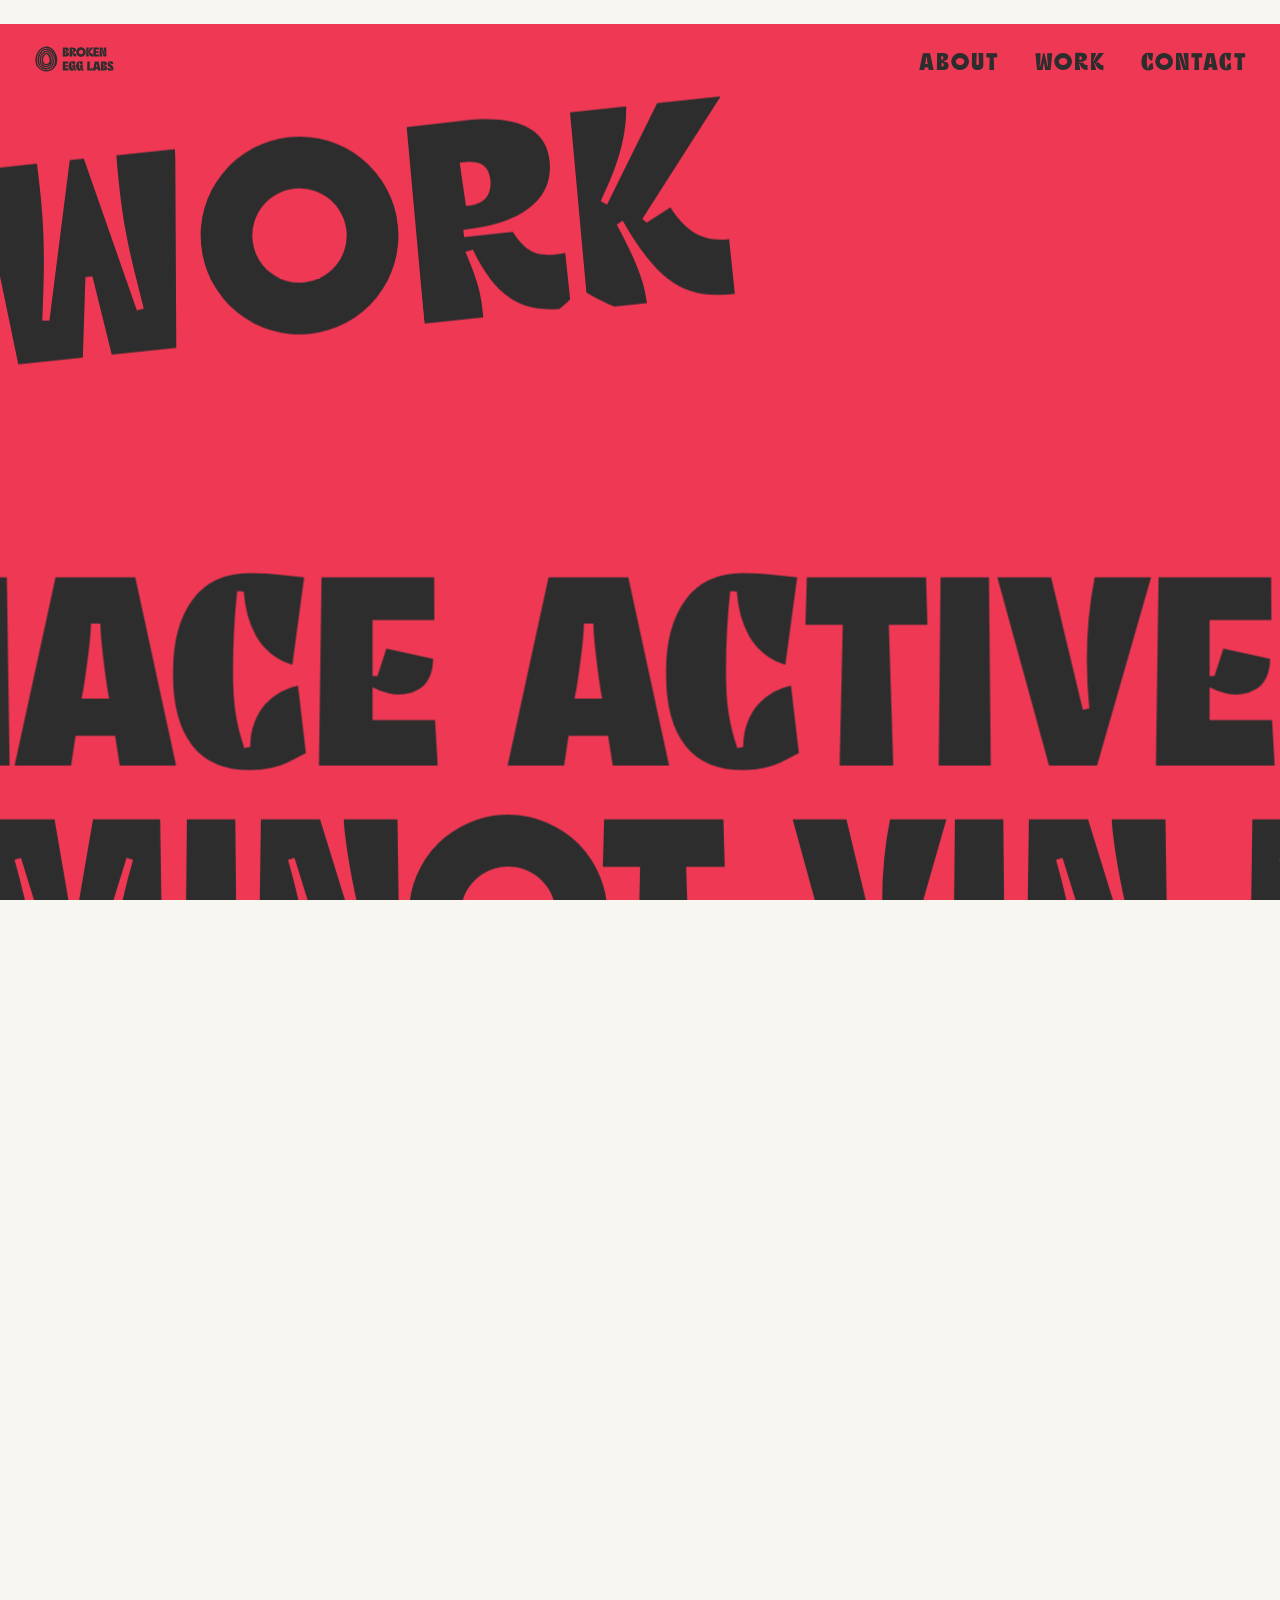
<file: index.html>
<!DOCTYPE html>
<html class="" lang="en-GB">

<head>
  <meta charset="UTF-8">
  <meta name="viewport" content="width=device-width, initial-scale=1.0, maximum-scale=1.0, user-scalable=0">
  <meta name='robots' content='index, follow, max-image-preview:large, max-snippet:-1, max-video-preview:-1' />

  <title>Broken Egg Labs - Award Winning Web Design &amp; Branding Studio</title>
  <meta name="description"
    content="We’re Broken Egg Labs, an award-winning boutique design studio. We deliver spell-binding work for international clients." />
  <link rel="canonical" href="index.html" />
  <meta property="og:locale" content="en_GB" />
  <meta property="og:type" content="website" />
  <meta property="og:title" content="Broken Egg Labs - Award Winning Web Design &amp; Branding Studio" />
  <meta property="og:description"
    content="We’re Broken Egg Labs, an award-winning boutique design studio. We deliver spell-binding work for international clients." />
  <meta property="og:url" content="https://brokenegglabs.com" />
  <meta property="og:site_name" content="Broken Egg Labs" />
  <meta property="article:modified_time" content="2022-10-06T13:09:02+00:00" />
  <meta name="twitter:card" content="summary_large_image" />


  <link rel='dns-prefetch' href='https://s.w.org/' />
  <link rel='stylesheet' id='custom_css-css' href='css/main.css' type='text/css' media='all' />
  <link rel='stylesheet' href='css/bke.css' type='text/css' media='all' />
  <script type='text/javascript' src='js/jquery.min.js' id='jquery-core-js'></script>
  <script type='text/javascript' src='js/jquery-migrate.min.js' id='jquery-migrate-js'></script>

  <!-- GA Google Analytics @ https://m0n.co/ga -->
  <script>

  </script>
  <link rel="icon" href="assets/img/favicon/favicon.ico" sizes="192x192" />
  <link rel="apple-touch-icon" href="assets/img/favicon/apple-touch-icon.png" />
  <meta name="msapplication-TileImage" content="assets/img/favicon/android-chrome-512x512.png" />
</head>


<body data-barba="wrapper">

  <div class="pre-load">

    <style media="screen">
      .main-wrap {
        opacity: 0;
        /* clip-path: circle(0);
			-webkit-clip-path: circle(0); */
      }
    </style>

    <div class="load-svg flex">
      <svg xmlns="http://www.w3.org/2000/svg" viewBox="0 0 298.2 490">
        <defs>
          <style>
            .cls-1 {
              fill: #F7F6F1;
            }
          </style>
        </defs>
        <g id="Layer_2" data-name="Layer 2">
          <g id="Layer_1-2" data-name="Layer 1">
            <path class="cls-1 l-mask" d="M0,490,7,0H140V448h17.5c7-80.5,35.7-101.5,132.3-88.9L298.2,490Z" />
          </g>
        </g>
      </svg>
      <svg xmlns="http://www.w3.org/2000/svg" viewBox="0 0 516.6 516.6">
        <defs>
          <style>
            .cls-1 {
              fill: #F7F6F1;
            }
          </style>
        </defs>
        <g id="Layer_2" data-name="Layer 2">
          <g id="Layer_1-2" data-name="Layer 1">
            <path class="cls-1 o-mask"
              d="M516.6,258.3c0,142.8-115.5,258.3-258.3,258.3S0,401.1,0,258.3,115.5,0,258.3,0,516.6,115.5,516.6,258.3Zm-135.1,0c0-67.9-55.3-123.2-123.2-123.2S135.1,190.4,135.1,258.3s55.3,123.2,123.2,123.2S381.5,326.2,381.5,258.3Z" />
          </g>
        </g>
      </svg>
      <svg xmlns="http://www.w3.org/2000/svg" viewBox="0 0 420.7 490">
        <defs>
          <style>
            .cls-1 {
              fill: #F7F6F1;
            }
          </style>
        </defs>
        <g id="Layer_2" data-name="Layer 2">
          <g id="Layer_1-2" data-name="Layer 1">
            <path class="cls-1 a-mask"
              d="M261.8,412.3H158.9L147,490H0L106.4,0H314.3L420.7,490h-147Zm-15.4-96.6c-7-28.7-23.1-153.3-23.1-195.3H198.8c0,42-17.5,166.6-24.5,195.3Z" />
          </g>
        </g>
      </svg>
      <svg xmlns="http://www.w3.org/2000/svg" viewBox="0 0 348.89 497.07">
        <defs>
          <style>
            .cls-1 {
              fill: #F7F6F1;
            }
          </style>
        </defs>
        <g id="Layer_2" data-name="Layer 2">
          <g id="Layer_1-2" data-name="Layer 1">
            <path class="cls-1 d-mask"
              d="M120.4.77c152.6-8.4,221.2,51.8,227.5,166.6,12.6,231.7-97.3,329-195.3,329L0,497.07l4.9-490Zm16.1,380.8c46.9,0,76.3-71.4,69.3-176.4-4.9-75.6-19.6-104.3-79.1-94.5Z" />
          </g>
        </g>
      </svg>
    </div>


  </div>




  <main class="home main-wrap" data-barba="container" data-barba-namespace="home" data-bg="#F7F6F1"
    style="--bg-colour:#F7F6F1">

    <div class="asscroll-container" id="asscroll-wrap" asscroll-container>
      <div class="inner" id="asscroll" asscroll>

        <header>
          <div class="">

            <div class="wrapper flex items-center justify-between">

              <a href="index.html" class="logo block">
                <svg id="Layer_2" data-name="Layer 2" xmlns="http://www.w3.org/2000/svg"
                  xmlns:xlink="http://www.w3.org/1999/xlink" x="0px" y="0px" viewBox="0 0 1080 688"
                  style="enable-background:new 0 0 1080 688;" xml:space="preserve">
                  <style type="text/css">

                  </style>
                  <g>
                    <path class="st0"
                      d="M181.8,503.1c-37.1-0.5-70-13.2-97-39.8c-22.1-21.8-34.9-48.5-40-79C36.3,334.4,57.7,264.4,94.1,226
                c19.5-20.6,42.5-35,70.9-39.6c28.4-4.5,54.6,1.5,78.7,16.8c23.8,15.2,40.9,36.3,53.9,61.1c13.2,25.3,21.4,52.3,23.7,80.7
                c4.3,52.8-12.7,97.2-55.2,130.2C241.8,494.2,213.4,502.7,181.8,503.1z M299.5,324.5c0.4-0.1,0.7-0.2,1.1-0.3
                c-3.2-10.2-5.9-20.6-9.6-30.6c-9.7-26.2-24.1-49.3-46-67.2c-16.7-13.6-35.6-22.1-57.3-23.2c-25.2-1.4-47.3,7-66.8,22.7
                c-21,16.8-35.2,38.7-44.9,63.4c-11.8,29.9-18.5,60.7-13.2,93.1c4.5,26.9,16.1,50.2,35.8,69.1c24.7,23.7,54.5,34.4,88.6,33.5
                c15.7-0.4,30.7-3.7,44.5-11.2c36.4-19.9,55-51.4,57.1-92.2c1.7-32.6-7.4-63.2-22.6-92c-10.1-19.1-23.4-35.6-41.9-47.4
                c-16.6-10.5-34.6-15.3-54.3-11.5c-17.8,3.4-31.9,13.1-43.9,26.3c-15.8,17.4-25.9,37.9-32.1,60.3c-5.2,18.7-8.3,37.5-5.9,57.1
                c4.9,40.9,34,73.5,74.4,82.2c19.7,4.3,39.2,3,57.2-6.8c28.3-15.4,41.7-40.4,42.2-71.7c0.5-29.5-8.1-57.1-23.2-82.6
                c-7-11.8-15.6-22.2-27-29.9c-15.7-10.6-32.2-13.7-49.6-4.1c-7.4,4.1-13.7,9.5-18.9,16.1c-20,25.4-29.8,54.5-29.3,86.6
                c0.5,34.2,24.2,63.3,59.8,67.7c15,1.8,29.1-0.7,41.3-10.4c6.1-4.9,10.9-10.9,13.7-18.4c-0.6,0.2-0.9,0.8-1.3,1.3
                c-15.4,16.9-34.8,22.4-56.8,18.5c-27.6-4.9-46.4-28-48.3-57.5c-0.8-12.2,1.5-24,4.5-35.6c5.1-19.6,13.4-37.7,28-52.3
                c9.2-9.2,20-15,33.6-12.7c11.3,1.9,20.2,8.3,27.9,16.4c11.9,12.4,20.2,27.2,25.9,43.3c7.2,20.4,12.6,41.2,9.9,63.1
                c-2.5,20.1-11.2,37-27.6,49.4c-13.5,10.2-28.9,14-45.6,13.3c-18.3-0.8-35-6.3-49.3-17.8c-23-18.3-33.5-42.8-33.7-71.7
                c-0.2-20.2,4.8-39.7,12.3-58.4c7.5-18.7,17.9-35.6,33.7-48.6c16.5-13.6,35.1-19.3,56.3-14c16.6,4.1,30.2,13.4,41.1,26.3
                c29.2,34.5,42.3,74.7,40.3,119.6c-1.1,25.2-11.5,47-29.8,64.6c-19.3,18.6-42.7,26.9-69.4,26.4c-22.3-0.4-43-6.4-61.2-19.2
                c-33.4-23.4-48.8-56.4-49.7-96.6c-0.4-15.8,2.7-31.2,6.9-46.3c8-29.1,21.3-55.4,43.4-76.5c30.7-29.4,72.6-34.8,109.6-13.9
                c24.8,14,41.7,35.3,54.7,60.2C290.5,297,295.5,310.6,299.5,324.5z M139.9,357.7c0.2,15.5,3.8,27.7,13.8,37.1
                c12.3,11.4,26.9,13.9,42.5,9c15.4-4.8,23.9-16.2,27.6-31.6c2.5-10.6,1-20.9-1.3-31.3c-3.7-17.2-9.8-33.3-21.4-46.8
                c-3.3-3.8-7.5-7-11.6-9.8c-4.6-3.1-9.8-2.9-14.5,0.2c-3.5,2.3-7.1,4.9-9.8,8C148.3,311.6,142.2,335,139.9,357.7z" />
                  </g>
                  <g>
                    <path class="st0"
                      d="M437.5,250.8l1.2,4.3c20.4-3,32.9,10.2,32.9,25.7c0,16.8-9.7,32.3-32.6,32.3l-47.6-0.3l1.6-115.3h36.2
                c22.9,0,39,6.6,39,25.5C468.2,240.6,456.2,246.3,437.5,250.8z M422.5,244.4h0.7c7.9,0,12.4-4.6,12.4-13.5c0-8.1-4.4-11.2-12.4-11.2
                h-1.5L422.5,244.4z M424.3,289.7h0.7c8.7,0,13.5-5.1,13.5-14.8c0-8.9-4.8-12.4-13.5-12.4h-1.6L424.3,289.7z" />
                    <path class="st0" d="M506.3,273.5c6.4,20.4,6.4,27.7,6.4,39.2h-34.6l1.6-115.3l33.4-0.3c30.5-0.3,47.6,8.7,47.6,28.7
                c0,21.6-18.3,34.7-54.3,34.7v4.3h28.7c6.8,13.7,13.8,16.8,29.1,15.3v32.6c-25.7,0-41.7-6.8-53.5-40L506.3,273.5z M511.7,246.8
                c8.7,0,13.5-5.1,13.5-13.8c0-8.2-4.8-11.7-13.5-11.7h-3.3l1,25.5H511.7z" />
                    <path class="st0" d="M685,255.2c0,33.6-27.2,60.8-60.8,60.8c-33.6,0-60.8-27.2-60.8-60.8s27.2-60.8,60.8-60.8
                C657.8,194.5,685,221.6,685,255.2z M653.2,255.2c0-16-13-29-29-29c-16,0-29,13-29,29s13,29,29,29
                C640.2,284.2,653.2,271.2,653.2,255.2z" />
                    <path class="st0"
                      d="M691.9,197.4h32.9c-1.6,16.3-6.8,31-20.6,53.4l3.5,2.5l35.2-55.8h37.2l-52.9,66.2l2.3,2.5l14.7-7.4
                c8.2,16.1,17.5,22.1,32.1,21.9v32.1c-25.7,0-42-6.8-60.6-49.2l-3.6,2c10.2,24.9,12.4,35.9,12.7,47.3h-34.6L691.9,197.4z" />
                    <path class="st0" d="M851.4,197.4l0.2,26.2h-37.9v34.3h3l5.4-16.8l28.7,6.3c0,23.1-21.4,26-37.1,17.5v20.1h38.2l1.6,27.8h-72.8
                l1.6-115.3H851.4z" />
                    <path class="st0" d="M946,197.4l1.6,115.3h-36.2L882.9,221l-4,1.2c9.6,32.8,15.5,71.5,16.3,90.6h-34.6l1.6-115.3h36.2l26.8,86.9
                l4-1.2c-8.4-31.1-15.3-67.8-16.3-85.8H946z" />
                    <path class="st0" d="M462,375.3l0.2,26.2h-37.9v34.3h3l5.4-16.8l28.7,6.3c0,23.1-21.4,26-37.1,17.5v20.1h38.2l1.6,27.8h-72.8
                l1.6-115.3H462z" />
                    <path class="st0" d="M513,372.7c14.2,0,20.7,1.3,39.5,2.6l-6.9,44.3c-20.7-2.5-34.6-17.9-36.1-35.6l-4-0.3
                c-1.5,13.3-2.6,24.5-2.6,45.3v7.6c0,16.8,4,28.3,12.5,28.3c3.5,0,5.8-2.3,5.8-5.8c0-4.3-2.1-7.6-8.6-9.2v-25h42l1.5,29l-28.2-1.2
                v4.1c16.5,1.3,32.9,1.3,32.9,33.8h-28.8c0-12.5-4.3-18.3-7.9-21.6l-3,2.1c1.8,2.3,3.6,5.4,3.6,9.2c0,5.6-3.6,12.4-15.2,12.4
                c-29.5,0-43.5-22.6-43.5-57.5v-2.8C466.3,396.7,481.9,372.7,513,372.7z" />
                    <path class="st0" d="M608.2,372.7c14.2,0,20.7,1.3,39.5,2.6l-6.9,44.3c-20.7-2.5-34.6-17.9-36.1-35.6l-4-0.3
                c-1.5,13.3-2.6,24.5-2.6,45.3v7.6c0,16.8,4,28.3,12.5,28.3c3.5,0,5.8-2.3,5.8-5.8c0-4.3-2.1-7.6-8.6-9.2v-25h42l1.5,29l-28.2-1.2
                v4.1c16.5,1.3,32.9,1.3,32.9,33.8h-28.8c0-12.5-4.3-18.3-7.9-21.6l-3,2.1c1.8,2.3,3.6,5.4,3.6,9.2c0,5.6-3.6,12.4-15.1,12.4
                c-29.5,0-43.5-22.6-43.5-57.5v-2.8C561.5,396.7,577.1,372.7,608.2,372.7z" />
                    <path class="st0"
                      d="M702.6,490.6l1.6-115.3h31.3v105.4h4.1c1.6-18.9,8.4-23.9,31.1-20.9l2,30.8H702.6z" />
                    <path class="st0" d="M836.1,472.3h-24.2l-2.8,18.3h-34.6l25-115.3h48.9l25,115.3h-34.6L836.1,472.3z M832.5,449.6
                c-1.6-6.8-5.4-36.1-5.4-45.9h-5.8c0,9.9-4.1,39.2-5.8,45.9H832.5z" />
                    <path class="st0"
                      d="M924.1,428.6l1.2,4.3c20.4-3,32.9,10.2,32.9,25.7c0,16.8-9.7,32.3-32.6,32.3l-47.6-0.3l1.6-115.3h36.2
                c22.9,0,39,6.6,39,25.5C954.8,418.4,942.8,424.2,924.1,428.6z M909.1,422.2h0.7c7.9,0,12.4-4.6,12.4-13.5c0-8.1-4.4-11.2-12.4-11.2
                h-1.5L909.1,422.2z M910.9,467.5h0.7c8.7,0,13.5-5.1,13.5-14.8c0-8.9-4.8-12.4-13.5-12.4h-1.6L910.9,467.5z" />
                    <path class="st0"
                      d="M1038,464.4c0,17.5-13.7,29.1-33.1,29.1c-11.7,0-18.4-4-39.7-3l-4.3-32.4c29-3.5,41.2,3,46.3,23.7l4-1.2
                c-1-9.6-6.1-21.7-15.1-28.3l-12.8-9.4c-13.8-10.2-20.3-22.1-20.3-36.2c0-17.3,9.1-34.1,29-34.1c14.3,0,17,3.8,35.6,2.6l7.2,28.3
                c-28.3,8.7-42.8-0.5-47.6-20.1l-3.3,1.2c1,8.2,5.4,21.7,17.8,30l13.5,9.1C1030.4,433.9,1038,448.1,1038,464.4z" />
                  </g>
                </svg>

              </a>

              <div class="nav-wrapper">
                <nav id="site-navigation" class="main-navigation" role="navigation">
                  <div class="menu-main-container">
                    <ul id="menu-main" class="menu">
                      <li id="menu-item-19"
                        class="menu-item menu-item-type-post_type menu-item-object-page menu-item-19"><a href="pr.html"
                          class=>About</a></li>
                      <li id="menu-item-21"
                        class="menu-item menu-item-type-post_type menu-item-object-page menu-item-14"><a
                          href="cs.html">Work</a></li>
                      <li id="menu-item-20"
                        class="menu-item menu-item-type-post_type menu-item-object-page menu-item-20"><a
                          href="contact.html">Contact</a></li>
                    </ul>
                  </div>
                </nav>
              </div>

            </div>
          </div>


        </header>




        <div class="hero hero--home hero--large relative">
          <div class="wrapper">

            <div class="hero__content pt8 lg-pt2">
              <img class="shape shape--ab hero__rotate" src="assets/img/dpbe.svg" alt="Motto">

              <div class="shape shape--lg px relative scgi">
                <img src="assets/img/scgi-bg.svg" alt="Motto Bg">

              </div>

              <h1 class="h1">
                <span class="">Small</span>
                <span>Studio</span>
                <div class="span-right">
                  <span class="">Big</span>
                  <span>Ideas</span>
                </div>
              </h1>
            </div>



            <div class="intro">
              <div class="my3 md-mt6 lg-mt7 intro__content">
                <p class="relative">We’re Broken Egg Labs,<br />
                  an award-winning boutique design studio. We create <strong>riveting</strong> products for small &
                  big brands. Ask us about digital products, branding and content creation.
                </p>
              </div>
            </div>

            <!-- 
            <div class="video-holder col-10"
              data-src="https://videos.sproutvideo.com/embed/a79dd6b4111de5c72e/d1a67627d39430b6">
              <div class="vid-wrap relative">
                <div class="play">
                  <svg xmlns="http://www.w3.org/2000/svg" viewBox="0 0 26 26">
                    <polygon points="9.33 6.69 9.33 19.39 19.3 13.04 9.33 6.69" />
                  </svg>
                </div>

                <div class="img-container col-12">
                  <img src="https://brokenegglabs.comwp-content/uploads/2021/07/showreel-cover.svg"
                    class="attachment-full size-full" alt="" loading="eager" height="220.256" width="396.351" />
                </div>

              </div>

              <small class="white block caps center">2026 Design Reel</small>
            </div> -->

          </div>

        </div>

        <div class="test">
          <div class="content">

            <div class="featured-work lgr-mt8 mb4 lgr-mb8">
              <div class="featured-work__title">

                <div class="work-svg flex">
                  <svg xmlns="http://www.w3.org/2000/svg" viewBox="0 0 246.05 245.35">
                    <g id="Layer_2" data-name="Layer 2">
                      <g id="Layer_1-2" data-name="Layer 1">
                        <path class="cls-1 w-mask"
                          d="M24.5,245.35,0,0H73.5c2.1,84-2.8,117.6-13.65,194.25l8.75,1.05L114.45,0H132L177.8,193.9l8.75-1.05C175.7,116.2,170.45,84,172.55,0h73.5l-24.5,245.35h-80.5l-13.65-99h-8.75l-13.65,99Z" />
                      </g>
                    </g>
                  </svg>
                  <svg xmlns="http://www.w3.org/2000/svg" viewBox="0 0 258.3 258.3">
                    <g id="Layer_2" data-name="Layer 2">
                      <g id="Layer_1-2" data-name="Layer 1">
                        <path class="cls-1 o-mask"
                          d="M258.3,129.15A129.15,129.15,0,1,1,129.15,0,129.06,129.06,0,0,1,258.3,129.15Zm-67.55,0a61.6,61.6,0,1,0-61.6,61.6A61.69,61.69,0,0,0,190.75,129.15Z" />
                      </g>
                    </g>
                  </svg>
                  <svg xmlns="http://www.w3.org/2000/svg" viewBox="0 0 183.05 245.72">
                    <g id="Layer_2" data-name="Layer 2">
                      <g id="Layer_1-2" data-name="Layer 1">
                        <path class="cls-1 r-mask"
                          d="M59.85,162.42c13.65,43.4,13.65,58.8,13.65,83.3H0L3.5.72,74.55,0C139.3-.68,175.7,18.57,175.7,60.92c0,45.85-38.85,73.85-115.5,73.85v9.1h60.9c14.35,29,29.4,35.7,62,32.55v69.3c-54.6,0-88.55-14.35-113.75-85.05Zm11.55-56.7c18.55,0,28.7-10.85,28.7-29.4,0-17.5-10.15-24.85-28.7-24.85h-7l2.1,54.25Z" />
                      </g>
                    </g>
                  </svg>
                  <svg xmlns="http://www.w3.org/2000/svg" viewBox="0 0 191.1 245">
                    <g id="Layer_2" data-name="Layer 2">
                      <g id="Layer_1-2" data-name="Layer 1">
                        <path class="cls-1 k-mask"
                          d="M3.5,0h70C70,34.65,59.15,65.8,29.75,113.4l7.35,5.25L112,0h79.1L78.75,140.7l4.9,5.25L114.8,130.2c17.5,34.3,37.1,46.9,68.25,46.55V245c-54.6,0-89.25-14.35-128.8-104.65l-7.7,4.2c21.7,52.85,26.25,76.3,27,100.45H0Z" />
                      </g>
                    </g>
                  </svg>
                </div>
              </div>





              <div class="work-list pt8 mb6">

                <a class="project-list work-list__item block" href="projects/remace-active.html">
                  <div class="mq mq--work" data-speed="8">
                    <div class="mq__item">
                      <h2 class="mq__text h1 black work__title" data-text="Remace Active Remace Active Remace Active">
                        Remace Active Remace Active Remace Active</h2>
                    </div>
                  </div>

                  <div class="img-wrap card">
                    <div class="img-container img-container--lg">
                      <img width="620" height="768" src="assets/img/remace-cover.jpg"
                        class="attachment-ipad-image size-ipad-image" alt="" loading="eager" />
                    </div>
                  </div>

                  <div class="ticker">
                    <div class="ticker__inner"></div>
                    <div class="mq" data-speed="3">
                      <div class="mq__item">
                        <div class="ticker__text mq__text">View Case Study <span> &#183; </span> Brand Identity, App &
                          Web
                          Design <span> &#183; </span> 3D <span> &#183; </span> Video Ads <span> &#183; </span></div>
                      </div>
                    </div>
                  </div>

                </a>



                <a class="project-list work-list__item block" href="projects/minot-vin.html">
                  <div class="mq mq--work" data-speed="8">
                    <div class="mq__item">
                      <h2 class="mq__text h1 black work__title" data-text="Minot Vin Minot Vin Minot Vin">
                        Minot Vin Minot Vin Minot Vin</h2>
                    </div>
                  </div>


                  <div class="img-wrap card">
                    <div class="img-container img-container--lg">
                      <img width="620" height="768"
                        src="assets/img/minot-cover.jpg"
                        class="attachment-ipad-image size-ipad-image" alt="" loading="eager" />
                    </div>
                  </div>

                  <div class="ticker">
                    <div class="ticker__inner"></div>
                    <div class="mq" data-speed="3">
                      <div class="mq__item">
                        <div class="ticker__text mq__text">View Case Study <span> &#183; </span> Web Design <span>
                            &#183;
                          </span> 3D <span> &#183; </span> Brand Identity <span> &#183; </span> Web Design <span> &#183;
                          </span>View Case Study <span> &#183; </span> Web Design <span> &#183;
                          </span> 3D <span> &#183; </span> Brand Identity <span> &#183; </span> Web Design <span> &#183;
                          </span></div>
                      </div>
                    </div>
                  </div>
                </a>

                <a class="project-list work-list__item block" href="projects/el.html">
                  <div class="mq mq--work" data-speed="8">
                    <div class="mq__item">
                      <h2 class="mq__text h1 black work__title" data-text="Eat & Love Eat & Love Eat & Love ">
                        Eat & Love Eat & Love Eat & Love </h2>
                    </div>
                  </div>
                  <!-- <div class="usp-ticker" direction="left">
                  <h2 class="mq__text h1 black work__title" data-text="Walker Lovell Walker Lovell Walker Lovell">Walker Lovell Walker Lovell Walker Lovell</h2>
                </div> -->


                <div class="img-wrap card">
                  <div class="img-container img-container--lg">
                    <img width="620" height="768"
                      src="assets/img/el-cover.jpg"
                      class="attachment-ipad-image size-ipad-image" alt="" loading="eager" />
                  </div>
                </div>

                  <div class="ticker">
                    <div class="ticker__inner"></div>
                    <div class="mq" data-speed="3">
                      <div class="mq__item">
                        <div class="ticker__text mq__text">View Case Study <span> &#183; </span> Brand Identity<span> &#183; </span> Application <span> &#183; </span>View Case Study <span> &#183; </span> Brand Identity<span> &#183; </span> Application <span> &#183; </span>
                        </div>
                      </div>
                    </div>
                  </div>
                </a>



                <a class="project-list work-list__item block" href="projects/combet.html">
                  <div class="mq mq--work" data-speed="8">
                    <div class="mq__item">
                      <h2 class="mq__text h1 black work__title" data-text="Combet Betting Combet Betting Combet Betting ">
                        Combet Betting Combet Betting Combet Betting </h2>
                    </div>
                  </div>
                  <!-- <div class="usp-ticker" direction="left">
                  <h2 class="mq__text h1 black work__title" data-text="Walker Lovell Walker Lovell Walker Lovell">Walker Lovell Walker Lovell Walker Lovell</h2>
                </div> -->


                <div class="img-wrap card">
                  <div class="img-container img-container--lg">
                    <img width="620" height="768"
                      src="assets/img/combet-cover.jpg"
                      class="attachment-ipad-image size-ipad-image" alt="" loading="eager" />
                  </div>
                </div>

                  <div class="ticker">
                    <div class="ticker__inner"></div>
                    <div class="mq" data-speed="3">
                      <div class="mq__item">
                        <div class="ticker__text mq__text">View Case Study <span> &#183; </span> Brand Identity<span> &#183; </span> Application <span> &#183; </span>View Case Study <span> &#183; </span> Brand Identity<span> &#183; </span> Application <span> &#183; </span>
                        </div>
                      </div>
                    </div>
                  </div>
                </a>




                <a class="project-list work-list__item block" href="projects/atelia.html">
                  <div class="mq mq--work" data-speed="8">
                    <div class="mq__item">
                      <h2 class="mq__text h1 black work__title" data-text="Atelia Wealth Management Atelia Wealth Management Atelia Wealth Management ">
                        Atelia Wealth Management Atelia Wealth Management </h2>
                    </div>
                  </div>
                  <!-- <div class="usp-ticker" direction="left">
                  <h2 class="mq__text h1 black work__title" data-text="Walker Lovell Walker Lovell Walker Lovell">Walker Lovell Walker Lovell Walker Lovell</h2>
                </div> -->


                <div class="img-wrap card">
                  <div class="img-container img-container--lg">
                    <img width="620" height="768"
                      src="assets/img/atelia-cover.jpg"
                      class="attachment-ipad-image size-ipad-image" alt="" loading="eager" />
                  </div>
                </div>

                  <div class="ticker">
                    <div class="ticker__inner"></div>
                    <div class="mq" data-speed="3">
                      <div class="mq__item">
                        <div class="ticker__text mq__text">View Case Study <span> &#183; </span> Brand Identity<span> &#183; </span> Web Design <span> &#183; </span>View Case Study <span> &#183; </span> Brand Identity<span> &#183; </span> Web Design <span> &#183; </span>
                        </div>
                      </div>
                    </div>
                  </div>
                </a>



              </div>


            </div>




          </div>
        </div>


        <div class="bios md-px3 lg-px0 lgr-px3">
          <div class="wrapper wrapper--inner">

            <div class="bio my6 md-my8 lg-my2 lg-flex items-center justify-between flex-wrap">

              <div class="bio__content my2 lg-col-6">
                <h2 class="h2" class="h4">How We Do It</h2>
                <p class="my2 lg-mb0 process"><strong>Concepting.</strong> Together we find out what your concept
                  needs
                  to
                  become reality. <strong>Design.</strong> Starting off with wireframes (the UX), creating a branding
                  if
                  needed, prototyping and final design (UI). <strong>Development.</strong> Whether it being an
                  application
                  or website, we make it come alive!
                  <strong>Content creation.</strong> Videos, images, animations, what ever it takes to make good
                  marketing
                  content.
                </p>
                <a href="pr.html" class="btn btn--primary my2" data-zoom-target="">
                  <span class="btn__text white">Find out more</span><i class="btn__icon btn__icon--append icon-eyes white"></i>
                </a>
              </div>

              <div class="img-wrap">
                <div class="img-container img-container--sq my6">
                  <img width="1440" height="1440" src="assets/img/process-illy.svg"
                    class="attachment-large-laptop-image size-large-laptop-image" alt="" loading="eager" />
                </div>
              </div>

            </div>

          </div>
        </div>




        <div class="cta md-mt8" data-hover="#F7F6F1">

          <div class="wrapper wrapper--inner">
            <div class="cta-wrap sm-flex items-center">
              <div class="cta__img col-12 sm-col-6 md-col-6 lg-col-5">
                <img width="1006" height="1440" src="assets/img/footer-illy.svg"
                  class="attachment-large-laptop-image size-large-laptop-image" alt="" loading="eager"
                  sizes="(max-width: 1006px) 100vw, 1006px" />
              </div>

              <div class="cta__content sm-col-6 lg-col-7">
                <h3 class="h2 hl my2 sm-mt0">Work<br />
                  <strong>With Us</strong>
                </h3>
                <p class="block my3">Click goes here<br />
                <a href="#contact" data-contact>contact us here</a>
                </p>
              </div>
            </div>
          </div>

        </div>




        <footer class="footer mt2 md-mt3 bg-primary py2">
          <div class="wrapper">

            <div class="footer-wrap">
              <div class="footer__logo col-5">
                <a href="index.html" class="logo block">
                  <img src="assets/img/BKE-logo-horizontal-light.svg" alt="">
                </a>
              </div>

              <div class="footer__links md-flex flex-wrap items-center">
                <span class="address">23 rue de Cléry, 75002 Paris</span>

                <span class="copyright md-col-12">&copy; Broken Egg Labs Ltd. All Rights Reserved 2026</span>
              </div>
            </div>

          </div>
        </footer>

        <svg class="cursor" xmlns="http://www.w3.org/2000/svg" width="131.138" height="131.138"
          viewBox="0 0 131.138 131.138">
          <g id="Group_3080" data-name="Group 3080" transform="translate(-1218.8 336.662) rotate(-30)">
            <circle id="Ellipse_1" data-name="Ellipse 1" cx="48" cy="48" r="48"
              transform="translate(1199.842 359.412)" />
            <g id="Group_3077" data-name="Group 3077" transform="translate(5668.326 4471.536)">
              <path id="Path_12275" data-name="Path 12275"
                d="M-4412.208-4076.368h-6.971l5.871,5.872a10.54,10.54,0,0,0,6.969,2.613v2.186h-35.444v4.66h35.444v2.185a10.536,10.536,0,0,0-6.969,2.614l-5.871,5.871h6.971l13.658-13Z"
                transform="translate(0 0)" fill="#F7F6F1" />
            </g>
          </g>
        </svg>


        <script type="text/javascript" src="https://c.sproutvideo.com/player_api.js"></script>

        <script type='text/javascript' src='js/main.js' id='scripts-js'></script>

      </div>
    </div>

  </main>

  <div class="swipe"></div>


  <script src='js/bke.js' defer></script>
</body>

</html>
</file>
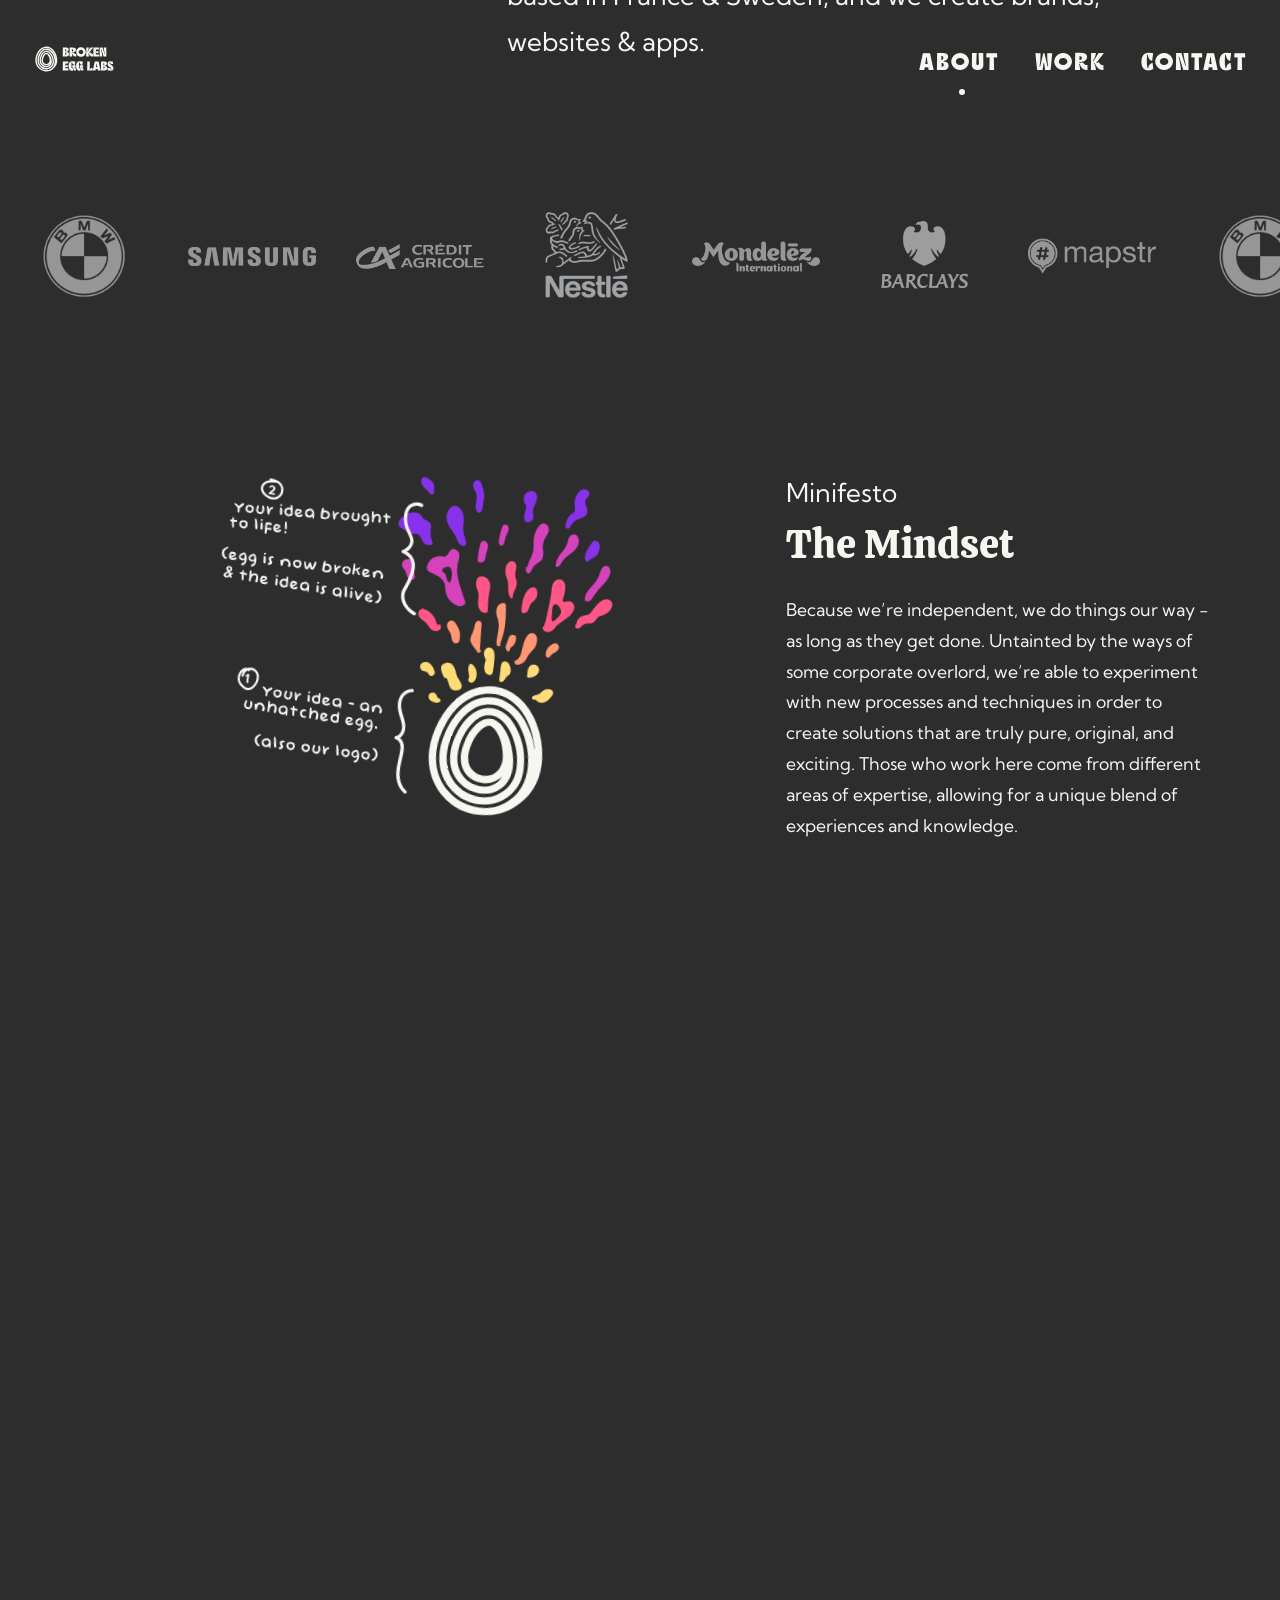
<file: pr.html>
<!DOCTYPE html>
<html class="" lang="en-GB">

<head>
  <meta charset="UTF-8">
  <meta name="viewport" content="width=device-width, initial-scale=1.0, maximum-scale=1.0, user-scalable=0">
  <meta name='robots' content='index, follow, max-image-preview:large, max-snippet:-1, max-video-preview:-1' />

  <title>Broken Egg Labs - Award Winning Web Design &amp; Branding Studio</title>
  <meta name="description"
    content="We’re Broken Egg Labs, an award-winning boutique design studio. We deliver spell-binding work for international clients." />
  <link rel="canonical" href="index.html" />
  <meta property="og:locale" content="en_GB" />
  <meta property="og:type" content="website" />
  <meta property="og:title" content="Broken Egg Labs - Award Winning Web Design &amp; Branding Studio" />
  <meta property="og:description"
    content="We’re Broken Egg Labs, an award-winning boutique design studio. We deliver spell-binding work for international clients." />
  <meta property="og:url" content="https://brokenegglabs.com" />
  <meta property="og:site_name" content="Broken Egg Labs" />
  <meta property="article:modified_time" content="2022-10-06T13:09:02+00:00" />
  <meta name="twitter:card" content="summary_large_image" />


  <link rel='dns-prefetch' href='https://s.w.org/' />
  <link rel='stylesheet' id='custom_css-css' href='css/main.css' type='text/css' media='all' />
  <link rel='stylesheet' href='css/bke.css' type='text/css' media='all' />
  <script type='text/javascript' src='js/jquery.min.js' id='jquery-core-js'></script>
  <script type='text/javascript' src='js/jquery-migrate.min.js' id='jquery-migrate-js'></script>

  <!-- GA Google Analytics @ https://m0n.co/ga -->
  <script>

  </script>
  <link rel="icon" href="assets/img/favicon/favicon.ico" sizes="192x192" />
  <link rel="apple-touch-icon" href="assets/img/favicon/apple-touch-icon.png" />
  <meta name="msapplication-TileImage" content="assets/img/favicon/android-chrome-512x512.png" />
</head>


<body>

  <div class="pre-load">

    <style media="screen">
      .main-wrap {
        opacity: 0;
        /* clip-path: circle(0);
			-webkit-clip-path: circle(0); */
      }
    </style>

    <!-- <svg class="load-svg" xmlns="http://www.w3.org/2000/svg" viewBox="0 0 1540.3 516.6"><defs><style>.load-svg .cls-1{fill:#F7F6F1;}</style></defs>
		<g id="Layer_2" data-name="Layer 2">
			<g id="Layer_1-2" data-name="Layer 1">
				<path class="cls-1 l-mask" d="M0,502.6l7-490H140v448h17.5c7-80.5,35.7-101.5,132.3-88.9l8.4,130.9Z"/>
				<path class="cls-1 o-mask" d="M786.8,258.3c0,142.8-115.5,258.3-258.3,258.3S270.2,401.1,270.2,258.3,385.7,0,528.5,0,786.8,115.5,786.8,258.3Zm-135.1,0c0-67.9-55.3-123.2-123.2-123.2S405.3,190.4,405.3,258.3s55.3,123.2,123.2,123.2S651.7,326.2,651.7,258.3Z"/>
				<path class="cls-1 a-mask" d="M1020.61,424.9H917.71l-11.9,77.7h-147l106.4-490h207.9l106.4,490h-147Zm-15.4-96.6c-7-28.7-23.1-153.3-23.1-195.3h-24.5c0,42-17.5,166.6-24.5,195.3Z"/>
				<path class="cls-1 d-mask" d="M1311.81,7c152.6-8.4,221.19,51.8,227.5,166.6,12.6,231.7-97.3,329-195.3,329l-152.6.7,4.9-490Zm16.1,380.8c46.9,0,76.3-71.4,69.3-176.4-4.9-75.6-19.6-104.3-79.1-94.5Z"/>
			</g>
		</g>
	</svg> -->


    <div class="load-svg flex">
      <svg xmlns="http://www.w3.org/2000/svg" viewBox="0 0 298.2 490">
        <defs>
          <style>
            .cls-1 {
              fill: #F7F6F1;
            }
          </style>
        </defs>
        <g id="Layer_2" data-name="Layer 2">
          <g id="Layer_1-2" data-name="Layer 1">
            <path class="cls-1 l-mask" d="M0,490,7,0H140V448h17.5c7-80.5,35.7-101.5,132.3-88.9L298.2,490Z" />
          </g>
        </g>
      </svg>
      <svg xmlns="http://www.w3.org/2000/svg" viewBox="0 0 516.6 516.6">
        <defs>
          <style>
            .cls-1 {
              fill: #F7F6F1;
            }
          </style>
        </defs>
        <g id="Layer_2" data-name="Layer 2">
          <g id="Layer_1-2" data-name="Layer 1">
            <path class="cls-1 o-mask"
              d="M516.6,258.3c0,142.8-115.5,258.3-258.3,258.3S0,401.1,0,258.3,115.5,0,258.3,0,516.6,115.5,516.6,258.3Zm-135.1,0c0-67.9-55.3-123.2-123.2-123.2S135.1,190.4,135.1,258.3s55.3,123.2,123.2,123.2S381.5,326.2,381.5,258.3Z" />
          </g>
        </g>
      </svg>
      <svg xmlns="http://www.w3.org/2000/svg" viewBox="0 0 420.7 490">
        <defs>
          <style>
            .cls-1 {
              fill: #F7F6F1;
            }
          </style>
        </defs>
        <g id="Layer_2" data-name="Layer 2">
          <g id="Layer_1-2" data-name="Layer 1">
            <path class="cls-1 a-mask"
              d="M261.8,412.3H158.9L147,490H0L106.4,0H314.3L420.7,490h-147Zm-15.4-96.6c-7-28.7-23.1-153.3-23.1-195.3H198.8c0,42-17.5,166.6-24.5,195.3Z" />
          </g>
        </g>
      </svg>
      <svg xmlns="http://www.w3.org/2000/svg" viewBox="0 0 348.89 497.07">
        <defs>
          <style>
            .cls-1 {
              fill: #F7F6F1;
            }
          </style>
        </defs>
        <g id="Layer_2" data-name="Layer 2">
          <g id="Layer_1-2" data-name="Layer 1">
            <path class="cls-1 d-mask"
              d="M120.4.77c152.6-8.4,221.2,51.8,227.5,166.6,12.6,231.7-97.3,329-195.3,329L0,497.07l4.9-490Zm16.1,380.8c46.9,0,76.3-71.4,69.3-176.4-4.9-75.6-19.6-104.3-79.1-94.5Z" />
          </g>
        </g>
      </svg>
    </div>


  </div>




  <main class="page-template page-template-about page-template-about-php page page-id-12 main-wrap"
    data-barba="container" data-barba-namespace="about" data-bg="#2D2D2D" style="--bg-colour:#2D2D2D">

    <div class="asscroll-container" id="asscroll-wrap" asscroll-container>
      <div class="inner" id="asscroll" asscroll>

        <header>
          <div class="">

            <div class="wrapper flex items-center justify-between">

              <a href="index.html" class="logo block">
                <svg id="Layer_2" data-name="Layer 2" xmlns="http://www.w3.org/2000/svg"
                  xmlns:xlink="http://www.w3.org/1999/xlink" x="0px" y="0px" viewBox="0 0 1080 688"
                  style="enable-background:new 0 0 1080 688;" xml:space="preserve">
                  <style type="text/css">

                  </style>
                  <g>
                    <path class="white"
                      d="M181.8,503.1c-37.1-0.5-70-13.2-97-39.8c-22.1-21.8-34.9-48.5-40-79C36.3,334.4,57.7,264.4,94.1,226
        c19.5-20.6,42.5-35,70.9-39.6c28.4-4.5,54.6,1.5,78.7,16.8c23.8,15.2,40.9,36.3,53.9,61.1c13.2,25.3,21.4,52.3,23.7,80.7
        c4.3,52.8-12.7,97.2-55.2,130.2C241.8,494.2,213.4,502.7,181.8,503.1z M299.5,324.5c0.4-0.1,0.7-0.2,1.1-0.3
        c-3.2-10.2-5.9-20.6-9.6-30.6c-9.7-26.2-24.1-49.3-46-67.2c-16.7-13.6-35.6-22.1-57.3-23.2c-25.2-1.4-47.3,7-66.8,22.7
        c-21,16.8-35.2,38.7-44.9,63.4c-11.8,29.9-18.5,60.7-13.2,93.1c4.5,26.9,16.1,50.2,35.8,69.1c24.7,23.7,54.5,34.4,88.6,33.5
        c15.7-0.4,30.7-3.7,44.5-11.2c36.4-19.9,55-51.4,57.1-92.2c1.7-32.6-7.4-63.2-22.6-92c-10.1-19.1-23.4-35.6-41.9-47.4
        c-16.6-10.5-34.6-15.3-54.3-11.5c-17.8,3.4-31.9,13.1-43.9,26.3c-15.8,17.4-25.9,37.9-32.1,60.3c-5.2,18.7-8.3,37.5-5.9,57.1
        c4.9,40.9,34,73.5,74.4,82.2c19.7,4.3,39.2,3,57.2-6.8c28.3-15.4,41.7-40.4,42.2-71.7c0.5-29.5-8.1-57.1-23.2-82.6
        c-7-11.8-15.6-22.2-27-29.9c-15.7-10.6-32.2-13.7-49.6-4.1c-7.4,4.1-13.7,9.5-18.9,16.1c-20,25.4-29.8,54.5-29.3,86.6
        c0.5,34.2,24.2,63.3,59.8,67.7c15,1.8,29.1-0.7,41.3-10.4c6.1-4.9,10.9-10.9,13.7-18.4c-0.6,0.2-0.9,0.8-1.3,1.3
        c-15.4,16.9-34.8,22.4-56.8,18.5c-27.6-4.9-46.4-28-48.3-57.5c-0.8-12.2,1.5-24,4.5-35.6c5.1-19.6,13.4-37.7,28-52.3
        c9.2-9.2,20-15,33.6-12.7c11.3,1.9,20.2,8.3,27.9,16.4c11.9,12.4,20.2,27.2,25.9,43.3c7.2,20.4,12.6,41.2,9.9,63.1
        c-2.5,20.1-11.2,37-27.6,49.4c-13.5,10.2-28.9,14-45.6,13.3c-18.3-0.8-35-6.3-49.3-17.8c-23-18.3-33.5-42.8-33.7-71.7
        c-0.2-20.2,4.8-39.7,12.3-58.4c7.5-18.7,17.9-35.6,33.7-48.6c16.5-13.6,35.1-19.3,56.3-14c16.6,4.1,30.2,13.4,41.1,26.3
        c29.2,34.5,42.3,74.7,40.3,119.6c-1.1,25.2-11.5,47-29.8,64.6c-19.3,18.6-42.7,26.9-69.4,26.4c-22.3-0.4-43-6.4-61.2-19.2
        c-33.4-23.4-48.8-56.4-49.7-96.6c-0.4-15.8,2.7-31.2,6.9-46.3c8-29.1,21.3-55.4,43.4-76.5c30.7-29.4,72.6-34.8,109.6-13.9
        c24.8,14,41.7,35.3,54.7,60.2C290.5,297,295.5,310.6,299.5,324.5z M139.9,357.7c0.2,15.5,3.8,27.7,13.8,37.1
        c12.3,11.4,26.9,13.9,42.5,9c15.4-4.8,23.9-16.2,27.6-31.6c2.5-10.6,1-20.9-1.3-31.3c-3.7-17.2-9.8-33.3-21.4-46.8
        c-3.3-3.8-7.5-7-11.6-9.8c-4.6-3.1-9.8-2.9-14.5,0.2c-3.5,2.3-7.1,4.9-9.8,8C148.3,311.6,142.2,335,139.9,357.7z" />
                  </g>
                  <g>
                    <path class="white" d="M437.5,250.8l1.2,4.3c20.4-3,32.9,10.2,32.9,25.7c0,16.8-9.7,32.3-32.6,32.3l-47.6-0.3l1.6-115.3h36.2
        c22.9,0,39,6.6,39,25.5C468.2,240.6,456.2,246.3,437.5,250.8z M422.5,244.4h0.7c7.9,0,12.4-4.6,12.4-13.5c0-8.1-4.4-11.2-12.4-11.2
        h-1.5L422.5,244.4z M424.3,289.7h0.7c8.7,0,13.5-5.1,13.5-14.8c0-8.9-4.8-12.4-13.5-12.4h-1.6L424.3,289.7z" />
                    <path class="white" d="M506.3,273.5c6.4,20.4,6.4,27.7,6.4,39.2h-34.6l1.6-115.3l33.4-0.3c30.5-0.3,47.6,8.7,47.6,28.7
        c0,21.6-18.3,34.7-54.3,34.7v4.3h28.7c6.8,13.7,13.8,16.8,29.1,15.3v32.6c-25.7,0-41.7-6.8-53.5-40L506.3,273.5z M511.7,246.8
        c8.7,0,13.5-5.1,13.5-13.8c0-8.2-4.8-11.7-13.5-11.7h-3.3l1,25.5H511.7z" />
                    <path class="white" d="M685,255.2c0,33.6-27.2,60.8-60.8,60.8c-33.6,0-60.8-27.2-60.8-60.8s27.2-60.8,60.8-60.8
        C657.8,194.5,685,221.6,685,255.2z M653.2,255.2c0-16-13-29-29-29c-16,0-29,13-29,29s13,29,29,29
        C640.2,284.2,653.2,271.2,653.2,255.2z" />
                    <path class="white"
                      d="M691.9,197.4h32.9c-1.6,16.3-6.8,31-20.6,53.4l3.5,2.5l35.2-55.8h37.2l-52.9,66.2l2.3,2.5l14.7-7.4
        c8.2,16.1,17.5,22.1,32.1,21.9v32.1c-25.7,0-42-6.8-60.6-49.2l-3.6,2c10.2,24.9,12.4,35.9,12.7,47.3h-34.6L691.9,197.4z" />
                    <path class="white" d="M851.4,197.4l0.2,26.2h-37.9v34.3h3l5.4-16.8l28.7,6.3c0,23.1-21.4,26-37.1,17.5v20.1h38.2l1.6,27.8h-72.8
        l1.6-115.3H851.4z" />
                    <path class="white" d="M946,197.4l1.6,115.3h-36.2L882.9,221l-4,1.2c9.6,32.8,15.5,71.5,16.3,90.6h-34.6l1.6-115.3h36.2l26.8,86.9
        l4-1.2c-8.4-31.1-15.3-67.8-16.3-85.8H946z" />
                    <path class="white" d="M462,375.3l0.2,26.2h-37.9v34.3h3l5.4-16.8l28.7,6.3c0,23.1-21.4,26-37.1,17.5v20.1h38.2l1.6,27.8h-72.8
        l1.6-115.3H462z" />
                    <path class="white" d="M513,372.7c14.2,0,20.7,1.3,39.5,2.6l-6.9,44.3c-20.7-2.5-34.6-17.9-36.1-35.6l-4-0.3
        c-1.5,13.3-2.6,24.5-2.6,45.3v7.6c0,16.8,4,28.3,12.5,28.3c3.5,0,5.8-2.3,5.8-5.8c0-4.3-2.1-7.6-8.6-9.2v-25h42l1.5,29l-28.2-1.2
        v4.1c16.5,1.3,32.9,1.3,32.9,33.8h-28.8c0-12.5-4.3-18.3-7.9-21.6l-3,2.1c1.8,2.3,3.6,5.4,3.6,9.2c0,5.6-3.6,12.4-15.2,12.4
        c-29.5,0-43.5-22.6-43.5-57.5v-2.8C466.3,396.7,481.9,372.7,513,372.7z" />
                    <path class="white" d="M608.2,372.7c14.2,0,20.7,1.3,39.5,2.6l-6.9,44.3c-20.7-2.5-34.6-17.9-36.1-35.6l-4-0.3
        c-1.5,13.3-2.6,24.5-2.6,45.3v7.6c0,16.8,4,28.3,12.5,28.3c3.5,0,5.8-2.3,5.8-5.8c0-4.3-2.1-7.6-8.6-9.2v-25h42l1.5,29l-28.2-1.2
        v4.1c16.5,1.3,32.9,1.3,32.9,33.8h-28.8c0-12.5-4.3-18.3-7.9-21.6l-3,2.1c1.8,2.3,3.6,5.4,3.6,9.2c0,5.6-3.6,12.4-15.1,12.4
        c-29.5,0-43.5-22.6-43.5-57.5v-2.8C561.5,396.7,577.1,372.7,608.2,372.7z" />
                    <path class="white"
                      d="M702.6,490.6l1.6-115.3h31.3v105.4h4.1c1.6-18.9,8.4-23.9,31.1-20.9l2,30.8H702.6z" />
                    <path class="white" d="M836.1,472.3h-24.2l-2.8,18.3h-34.6l25-115.3h48.9l25,115.3h-34.6L836.1,472.3z M832.5,449.6
        c-1.6-6.8-5.4-36.1-5.4-45.9h-5.8c0,9.9-4.1,39.2-5.8,45.9H832.5z" />
                    <path class="white" d="M924.1,428.6l1.2,4.3c20.4-3,32.9,10.2,32.9,25.7c0,16.8-9.7,32.3-32.6,32.3l-47.6-0.3l1.6-115.3h36.2
        c22.9,0,39,6.6,39,25.5C954.8,418.4,942.8,424.2,924.1,428.6z M909.1,422.2h0.7c7.9,0,12.4-4.6,12.4-13.5c0-8.1-4.4-11.2-12.4-11.2
        h-1.5L909.1,422.2z M910.9,467.5h0.7c8.7,0,13.5-5.1,13.5-14.8c0-8.9-4.8-12.4-13.5-12.4h-1.6L910.9,467.5z" />
                    <path class="white" d="M1038,464.4c0,17.5-13.7,29.1-33.1,29.1c-11.7,0-18.4-4-39.7-3l-4.3-32.4c29-3.5,41.2,3,46.3,23.7l4-1.2
        c-1-9.6-6.1-21.7-15.1-28.3l-12.8-9.4c-13.8-10.2-20.3-22.1-20.3-36.2c0-17.3,9.1-34.1,29-34.1c14.3,0,17,3.8,35.6,2.6l7.2,28.3
        c-28.3,8.7-42.8-0.5-47.6-20.1l-3.3,1.2c1,8.2,5.4,21.7,17.8,30l13.5,9.1C1030.4,433.9,1038,448.1,1038,464.4z" />
                  </g>
                </svg>
              </a>

              <div class="nav-wrapper">
                <nav id="site-navigation" class="main-navigation" role="navigation">
                  <div class="menu-main-container">
                    <ul id="menu-main" class="menu">
                      <li id="menu-item-19"
                        class="menu-item menu-item-type-post_type menu-item-object-page menu-item-19 current_page_item">
                        <a href="pr.html" class="white">About</a></li>
                      <li id="menu-item-21"
                        class="menu-item menu-item-type-post_type menu-item-object-page menu-item-14"><a href="cs.html"
                          class="white">Work</a></li>
                      <li id="menu-item-20"
                        class="menu-item menu-item-type-post_type menu-item-object-page menu-item-20"><a
                          href="contact.html" class="white">Contact</a></li>
                    </ul>
                  </div>
                </nav>
              </div>

            </div>
          </div>


        </header>

        <body>


          <div class="hero hero--large hero--about relative">
            <div class="wrapper">

              <div class="hero__content pt8 lg-pt2">

                <div class="shape shape--lg px px--up">
                  <img src="assets/img/studio-header.svg" alt="">
                </div>

                <h1 class="h1">
                  <span class="white">The</span>
                  <span class="white">Studio</span>
                </h1>
              </div>



              <div class="intro md-pl1 lg-pl3 lgr-pl6 fu">
                <div class="my3 md-mt6 lg-mt7 intro__content md-mb8">
                  <p class="white relative no-crown">
                    Broken Egg Labs is a global agency that thrives at the intersection of design, data, and technology.
                    Together, we empower the next generation of brands & leaders.
                  </p>
                  <p class="white relative no-crown">
                    For the lazy people who won’t read the full ‘About Us’ page, we are an independent design studio
                    based in France & Sweden, and we create brands, websites & apps.
                  </p>

                </div>
              </div>

            </div>
          </div>
          <div class="overflow-hidden image-block image-block--full">

            <!-- The slider itself is a flex grid -->
            <div class="flex -mx-4 img-ticker">

              <!-- Original set of images -->
              <!-- Each image is a grid column with width 16rem (w-64) and horiztonal margin 1rem (mx-4) -->
              <img class="w-64 mx-4 self-center items-center  flex-none" src="assets/img/brands/brand1.png">
              <img class="w-64 mx-4 self-center items-center flex-none" src="assets/img/brands/brand2.png">
              <img class="w-64 mx-4 self-center items-center flex-none" src="assets/img/brands/brand3.png">
              <img class="w-64 mx-4 self-center items-center flex-none" src="assets/img/brands/brand4.png">
              <img class="w-64 mx-4 self-center items-center flex-none" src="assets/img/brands/brand5.png">
              <img class="w-64 mx-4 self-center items-center flex-none" src="assets/img/brands/brand6.png">
              <img class="w-64 mx-4 self-center items-center flex-none" src="assets/img/brands/brand7.png">
              <img class="w-64 mx-4 self-center items-center  flex-none" src="assets/img/brands/brand1.png">
              <img class="w-64 mx-4 self-center items-center flex-none" src="assets/img/brands/brand2.png">
              <img class="w-64 mx-4 self-center items-center flex-none" src="assets/img/brands/brand3.png">
              <img class="w-64 mx-4 self-center items-center flex-none" src="assets/img/brands/brand4.png">
              <img class="w-64 mx-4 self-center items-center flex-none" src="assets/img/brands/brand5.png">
              <img class="w-64 mx-4 self-center items-center flex-none" src="assets/img/brands/brand6.png">
              <img class="w-64 mx-4 self-center items-center flex-none" src="assets/img/brands/brand7.png">
              <img class="w-64 mx-4 self-center items-center  flex-none" src="assets/img/brands/brand1.png">
              <img class="w-64 mx-4 self-center items-center flex-none" src="assets/img/brands/brand2.png">
              <img class="w-64 mx-4 self-center items-center flex-none" src="assets/img/brands/brand3.png">
              <img class="w-64 mx-4 self-center items-center flex-none" src="assets/img/brands/brand4.png">
              <img class="w-64 mx-4 self-center items-center flex-none" src="assets/img/brands/brand5.png">
              <img class="w-64 mx-4 self-center items-center flex-none" src="assets/img/brands/brand6.png">
              <img class="w-64 mx-4 self-center items-center flex-none" src="assets/img/brands/brand7.png">
            </div>
          </div>



          <div class="bios md-px3 lg-px0 lgr-px3">
            <div class="wrapper wrapper--inner">


              <div class="bio my6 md-my8 lg-my2 lg-flex items-center justify-between flex-wrap">
                <div class="img-wrap">
                  <div class="img-container img-container--sq my6">
                    <img width="1440" height="1440" src="assets/img/process-illy-white.svg"
                      class="attachment-large-laptop-image size-large-laptop-image" alt="" loading="eager" />
                  </div>
                </div>


                <div class="bio__content white my2 lg-col-6">
                  <span class="block my1">Minifesto</span>
                  <h2 class="h2">The Mindset</h2>
                  <p class="my2 lg-mb0">
                    Because we’re independent, we do things our way - as long as they get done. Untainted by the ways of
                    some corporate overlord, we’re able to experiment with new processes and techniques in order to
                    create solutions that are truly pure, original, and exciting. Those who work here come from
                    different areas of expertise, allowing for a unique blend of experiences and knowledge.
                  </p>
                </div>
              </div>


              <div class="bio my6 md-my8 lg-my2 lg-flex items-center justify-between flex-wrap">
                <div class="img-wrap">
                  <div class="img-container img-container--sq my6">
                    <img width="1440" height="1440" src="assets/img/approach.svg"
                      class="attachment-large-laptop-image size-large-laptop-image" alt="" loading="eager" />
                  </div>
                </div>


                <div class="bio__content white my2 lg-col-6">
                  <span class="block my1">Co-designing</span>
                  <h2 class="h2">The Approach</h2>
                  <p class="my2 lg-mb0">Our approach to empowering brands is built around collaboration. We listen,
                    think, explore, investigate and interrogate. Connecting disparate ideas and chasing curiosities, we
                    ask ourselves why and why again until we reach collective clarity.</p>
                </div>
              </div>

            </div>

          </div>



          <!-- Process Desktop -->

          <div class="container mobile-hidden">

            <section id="sectionPin" class="">
              <div class="pin-wrap white">
                <div class="block my1 process-bum-container s-col-12 md-col-4 process-block-start">
                  <span class="block my1 pt3">Trust</span>
                  <h2 class="h2">The Process</h2>
                  <p class="my2 lg-mb0">
                    We believe that empowering brands is built around collaboration. We listen, think, explore,
                    investigate and interrogate. Connecting disparate ideas and chasing curiosities, we ask ourselves
                    why and why again until we reach collective clarity.
                  </p>
                  <div role="list-of-press" data-type="horizontal-scroll" data-parallax="true" data-parallax-speed="0.85">
                    <div class="drag-info">
                      <div>
                        <img width="220" height="auto" src="assets/img/grabby.svg" class="" alt="" loading="eager" />
                      </div>
                    </div>
                  </div>
                    
                </div>
                <div class="bio__content white my2 lg-col-12 flex flex-column">

                  <div class="process-bum-top flex">

                    <div class="block my1 process-bum-wrapper relative">
                      <div class="process-bum-title flex items-center justify-between process-bum punch">
                        <h3 class="h3">1. Concepting</h3>
                        <img width="24" height="24" src="assets/img/icn-plus.svg" class="" alt="" loading="eager" />
                      </div>
                      <div class="process-bum-description">
                        <div
                          class="process-bum-title dark flex items-center justify-between process-bum margin-bottom-0">
                          <h3 class="h3">1. Concepting</h3>
                          <img width="24" height="24" src="assets/img/icn-plus-dark.svg" class="" alt=""
                            loading="eager" />
                        </div>
                        <p><span class="punch">Prototyping</span> <span class="punch">Ideation</span><span
                            class="punch">Co-designing</span> <br />
                          We combine insight, imagination and experimentation to
                          bring identities and ideas to life. Driven to discover the potential of what could be, we
                          explore, iterate and refine until the result feels undeniable.</p>
                      </div>
                    </div>

                    <div class="block my1 process-bum-wrapper relative">
                      <div class="process-bum-title flex items-center justify-between process-bum notpink">
                        <h3 class="h3">3. Development</h3>
                        <img width="24" height="24" src="assets/img/icn-plus.svg" class="" alt="" loading="eager" />
                      </div>
                      <div class="process-bum-description">
                        <div
                          class="process-bum-title dark flex items-center justify-between process-bum margin-bottom-0">
                          <h3 class="h3">3. Development</h3>
                          <img width="24" height="24" src="assets/img/icn-plus-dark.svg" class="" alt=""
                            loading="eager" />
                        </div>
                        <p class=""><span class="notpink">Websites</span> <span class="notpink">Apps</span> <span
                            class="notpink">E-commerce</span> <br />
                          Building responsive websites, interactive websites &
                          applications is a creative process for us. We focus on easy-to-use interfaces and high
                          performance, while providing the enterprise-grade code quality.</p>
                      </div>
                    </div>

                  </div>
                  <div class="process-bum-bottom flex">

                    <div class="block my1 process-bum-wrapper relative">
                      <div class="process-bum-title flex items-center justify-between process-bum itsjustorange">
                        <h3 class="h3">2. Design</h3>
                        <img width="24" height="24" src="assets/img/icn-plus.svg" class="" alt="" loading="eager" />
                      </div>
                      <div class="process-bum-description">
                        <div
                          class="process-bum-title dark flex items-center justify-between process-bum margin-bottom-0">
                          <h3 class="h3">2. Design</h3>
                          <img width="24" height="24" src="assets/img/icn-plus-dark.svg" class="" alt=""
                            loading="eager" />
                        </div>
                        <p class=""><span class="itsjustorange">UX</span> <span class="itsjustorange">IxD</span> <span
                            class="itsjustorange">UI</span> <br />
                          We design digital products and services that transform businesses that
                          also resonate with their users. Through in-depth research, we develop a holistic understanding
                          of an audience — identifying their behaviors and genuine needs, thus uncovering new design
                          opportunities.</p>
                        <p class="">We build powerful brands by understanding our clients’ goals and apply traditional
                          graphic design principles translated for the digital space.</p>
                      </div>
                    </div>

                    <div class="block my1 process-bum-wrapper relative">
                      <div class="process-bum-title flex items-center justify-between process-bum aniceyellow">
                        <h2 class="h3">4. Marketing & Content Creation</h3>
                          <img width="24" height="24" src="assets/img/icn-plus.svg" class="" alt="" loading="eager" />
                      </div>
                      <div class="process-bum-description">
                        <div
                          class="process-bum-title dark flex items-center justify-between process-bum margin-bottom-0">
                          <h3 class="h3">4. Marketing & Content Creation</h3>
                          <img width="24" height="24" src="assets/img/icn-plus-dark.svg" class="" alt=""
                            loading="eager" />
                        </div>
                        <p class=""><span class="aniceyellow">TikTok</span> <span class="aniceyellow">Instagram</span>
                          <span class="aniceyellow">Youtube</span> <span class="aniceyellow">Facebook</span> <br />
                          Content creation is the foundation of all
                          modern digital marketing efforts. It’s defined as the process of conducting research,
                          generating strategic ideas, crafting those ideas into high-value collateral and then promoting
                          those pieces to a target audience.</p>
                      </div>
                    </div>
                  </div>
                </div>


              </div>
            </section>
          </div>

          <!-- Process Mobile -->
          <section class="wrapper section-process-mobile desktop-hidden white">
            <div class="block my1 process-bum-container s-col-12 md-col-12">
              <span class="block my1 pt3">Trust</span>
              <h2 class="h2">The Process</h2>
              <p class="my2 lg-mb0">
                We believe that empowering brands is built around collaboration. We listen, think, explore,
                investigate and interrogate. Connecting disparate ideas and chasing curiosities, we ask ourselves
                why and why again until we reach collective clarity.
              </p>
            </div>
            <div class="">
              <div class="header process-bum process-bum-title flex items-center justify-between punch">
                <h3 class="h3">1. Concepting</h3>
                <img width="24" height="24" src="assets/img/icn-plus.svg" class="" alt="" loading="eager" />
              </div>
              <p class="process-bum"><span class="white-label">Prototyping</span> <span
                  class="white-label">Ideation</span><br /><span class="white-label">Co-designing</span> <br />
                We combine insight, imagination and experimentation to
                bring identities and ideas to life. Driven to discover the potential of what could be, we
                explore, iterate and refine until the result feels undeniable.</p>
            </div>

            <div class="">
              <div class="header process-bum process-bum-title flex items-center justify-between notpink">
                <h3 class="h3">2. Design</h3>
                <img width="24" height="24" src="assets/img/icn-plus.svg" class="" alt="" loading="eager" />
              </div>
              <p class="process-bum"><span class="white-label">UX</span> <span class="white-label">IxD</span> <span
                  class="white-label">UI</span> <br />
                We design digital products and services that transform businesses that
                also resonate with their users. Through in-depth research, we develop a holistic understanding
                of an audience — identifying their behaviors and genuine needs, thus uncovering new design
                opportunities.</p>
              <p class="process-bum">We build powerful brands by understanding our clients’ goals and apply traditional
                graphic design principles translated for the digital space.</p>
            </div>

            <div class="">
              <div class="header process-bum process-bum-title flex items-center justify-between itsjustorange">
                <h3 class="h3">3. Development</h3>
                <img width="24" height="24" src="assets/img/icn-plus.svg" class="" alt="" loading="eager" />
              </div>
              <p class="process-bum"><span class="white-label">Websites</span> <span
                  class="white-label">Apps</span><br /><span class="white-label">E-commerce</span><br />
                Building responsive websites, interactive websites &
                applications is a creative process for us. We focus on easy-to-use interfaces and high
                performance, while providing the enterprise-grade code quality.</p>
            </div>

            <div class="">
              <div class="header process-bum process-bum-title flex items-center justify-between aniceyellow">
                <h3 class="h3">4. Marketing & Content Creation</h3>
                <img width="24" height="24" src="assets/img/icn-plus.svg" class="" alt="" loading="eager" />
              </div>
              <p class="process-bum"><span class="white-label">TikTok</span><span
                  class="white-label">Instagram</span><span class="white-label">Youtube</span><br /><span
                  class="white-label">Facebook</span><br />
                Content creation is the foundation of all
                modern digital marketing efforts. It’s defined as the process of conducting research,
                generating strategic ideas, crafting those ideas into high-value collateral and then promoting
                those pieces to a target audience.</p>
            </div>

          </section>

          <div class="cta md-mt8" data-hover="#F7F6F1">

            <div class="wrapper wrapper--inner">
              <div class="cta-wrap sm-flex items-center">
                <div class="cta__img col-12 sm-col-6 md-col-6 lg-col-5">
                  <img width="1006" height="1440" src="assets/img/footer-illy.svg"
                    class="attachment-large-laptop-image size-large-laptop-image" alt="" loading="eager"
                    sizes="(max-width: 1006px) 100vw, 1006px" />
                </div>

                <div class="cta__content sm-col-6 lg-col-7 white">
                  <h3 class="h2 hl my2 sm-mt0">Work<br />
                    <strong>With Us</strong>
                  </h3>
                  <p class="block my3 white">Wanna break your egg too?<br />
                    Email us… <a class="white" href="#contact" data-contact>contact us here</a>
                  </p>
                </div>
              </div>
            </div>

          </div>




          <footer class="footer mt2 md-mt3 bg-primary py2">
            <div class="wrapper">

              <div class="footer-wrap">
                <div class="footer__logo col-5">
                  <a href="index.html" class="logo block">
                    <img src="assets/img/BKE-logo-horizontal-light.svg" alt="">
                  </a>
                </div>

                <div class="footer__links md-flex flex-wrap items-center">
                  <span class="address">23 rue de Cléry, 75002 Paris</span>

                  <span class="copyright md-col-12">&copy; Broken Egg Labs Ltd. All Rights Reserved 2026</span>
                </div>
              </div>

            </div>
          </footer>

          <svg class="cursor" xmlns="http://www.w3.org/2000/svg" width="131.138" height="131.138"
            viewBox="0 0 131.138 131.138">
            <g id="Group_3080" data-name="Group 3080" transform="translate(-1218.8 336.662) rotate(-30)">
              <circle id="Ellipse_1" data-name="Ellipse 1" cx="48" cy="48" r="48"
                transform="translate(1199.842 359.412)" />
              <g id="Group_3077" data-name="Group 3077" transform="translate(5668.326 4471.536)">
                <path id="Path_12275" data-name="Path 12275"
                  d="M-4412.208-4076.368h-6.971l5.871,5.872a10.54,10.54,0,0,0,6.969,2.613v2.186h-35.444v4.66h35.444v2.185a10.536,10.536,0,0,0-6.969,2.614l-5.871,5.871h6.971l13.658-13Z"
                  transform="translate(0 0)" fill="#F7F6F1" />
              </g>
            </g>
          </svg>

          <script type="text/javascript" src="https://c.sproutvideo.com/player_api.js"></script>


          <script type='text/javascript' src='js/main.js' id='scripts-js'></script>


          <script type="text/javascript">
            const slider = document.querySelector('#sectionPin');
            let isDown = false;
            let startX;
            let scrollLeft;

            slider.addEventListener('mousedown', (e) => {
              isDown = true;
              slider.classList.add('active');
              startX = e.pageX - slider.offsetLeft;
              scrollLeft = slider.scrollLeft;
            });

            slider.addEventListener('mousedown', (e) => {
              isDown = true;
              startX = e.pageX - slider.offsetLeft;
              scrollLeft = slider.scrollLeft;
            });

            slider.addEventListener('mouseup', () => {
              isDown = false;
            });

            slider.addEventListener('mousemove', (e) => {
              if (!isDown) return;
              e.preventDefault();
              const x = e.pageX - slider.offsetLeft;
              const walk = (x - startX) * 3; //scroll-fast
              slider.scrollLeft = scrollLeft - walk;
            });

          </script>


      </div>
    </div>

  </main>



  <div class="swipe"></div>


  <script src='js/bke.js' defer></script>
</body>

</html>
</file>
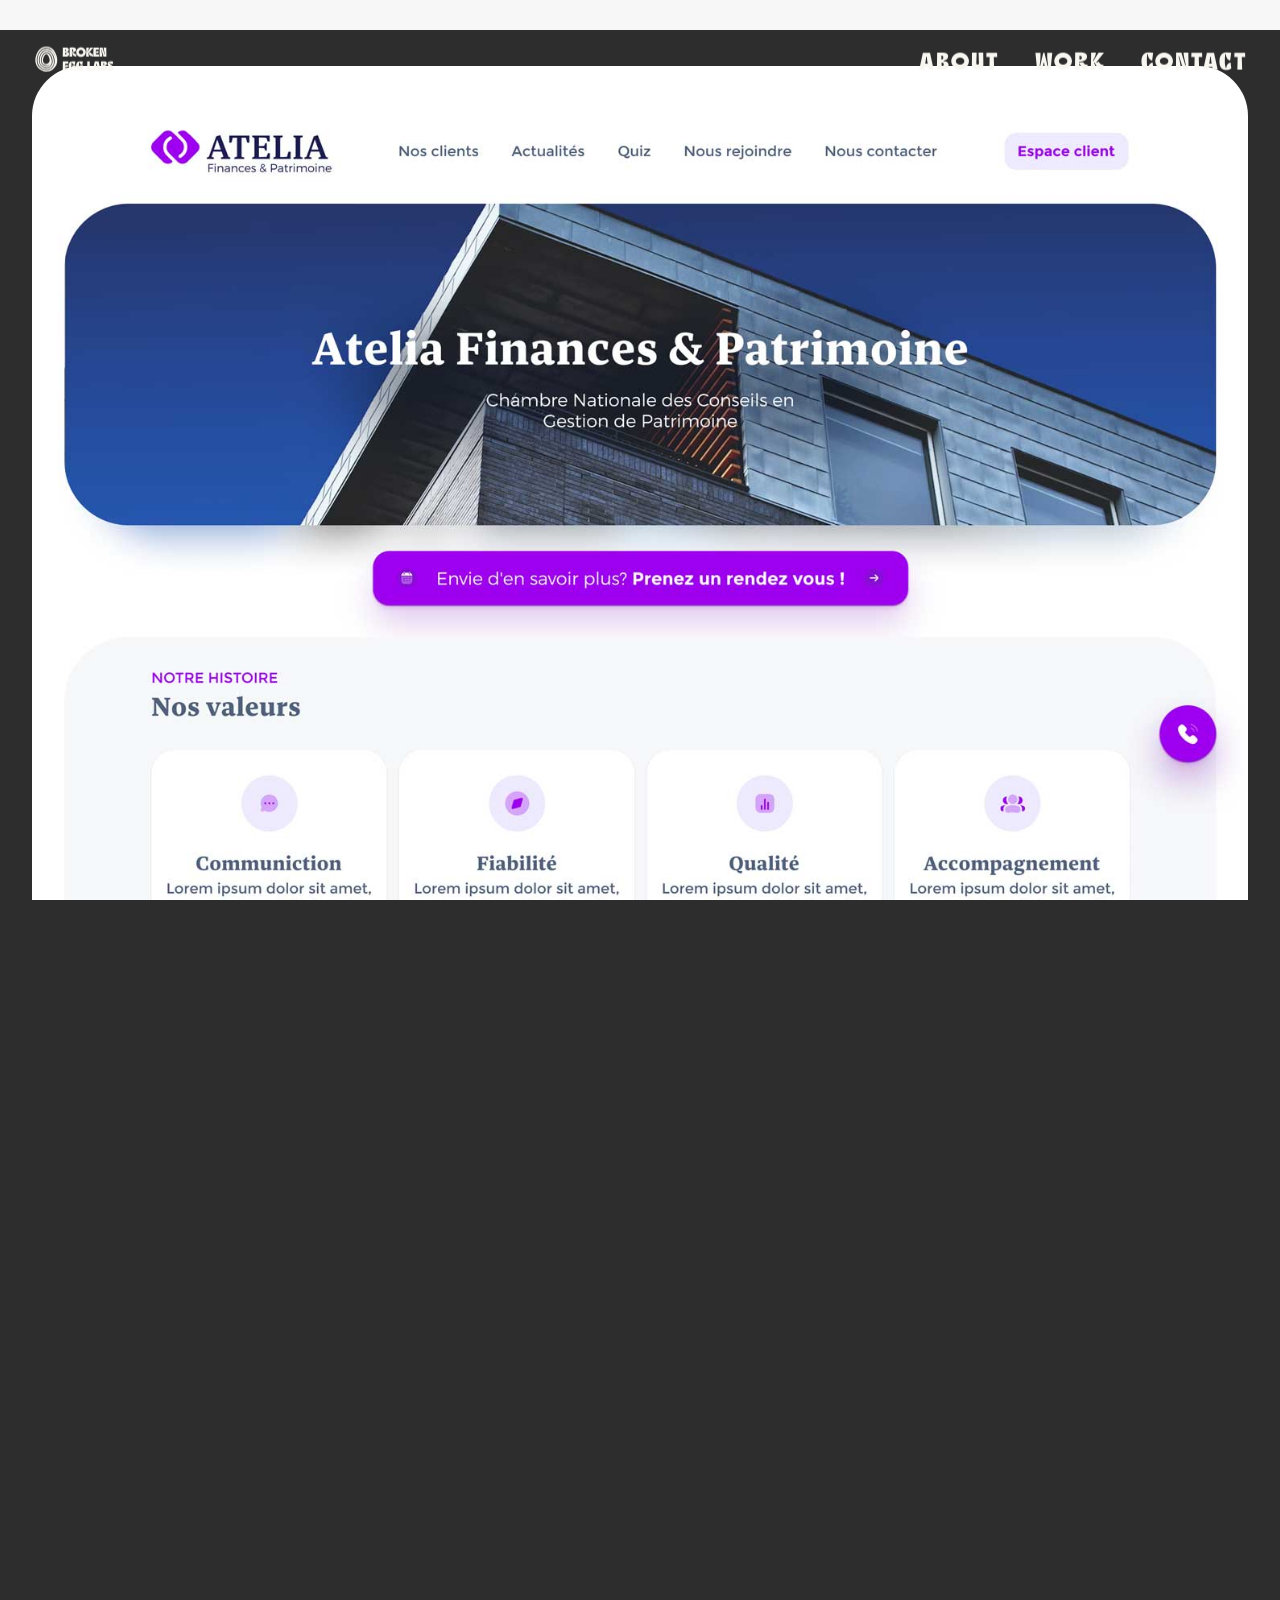
<file: projects/atelia.html>
<!DOCTYPE html>
<html class="" lang="en-GB">

<head>
  <meta charset="UTF-8">
  <meta name="viewport" content="width=device-width, initial-scale=1.0, maximum-scale=1.0, user-scalable=0">
  <meta name='robots' content='index, follow, max-image-preview:large, max-snippet:-1, max-video-preview:-1' />

  <title>Atelia | Broken Egg Labs</title>
  <meta name="description"
    content="We’re Broken Egg Labs, an award-winning boutique design studio. We deliver spell-binding work for international clients." />
  <link rel="canonical" href="../index.html" />
  <meta property="og:locale" content="en_GB" />
  <meta property="og:type" content="website" />
  <meta property="og:title" content="Broken Egg Labs - Award Winning Web Design &amp; Branding Studio" />
  <meta property="og:description"
    content="We’re Broken Egg Labs, an award-winning boutique design studio. We deliver spell-binding work for international clients." />
  <meta property="og:url" content="https://brokenegglabs.com" />
  <meta property="og:site_name" content="Broken Egg Labs" />
  <meta property="article:modified_time" content="2022-10-06T13:09:02+00:00" />
  <meta name="twitter:card" content="summary_large_image" />

  <link rel='stylesheet' id='custom_css-css' href='../css/main.css' type='text/css' media='all' />
  <link rel='stylesheet' href='../css/bke.css' type='text/css' media='all' />
  <script type='text/javascript' src='../js/jquery.min.js' id='jquery-core-js'></script>
  <script type='text/javascript' src='../js/jquery-migrate.min.js' id='jquery-migrate-js'></script>

  <!-- GA Google Analytics @ -->
  <script>

  </script>
  <link rel="icon" href="../assets/img/favicon/favicon.ico" sizes="192x192" />
  <link rel="apple-touch-icon" href="../assets/img/favicon/apple-touch-icon.png" />
  <meta name="msapplication-TileImage" content="../assets/img/favicon/android-chrome-512x512.png" />
</head>


<body data-barba="wrapper">

  <div class="pre-load">

    <style media="screen">
      .main-wrap {
        opacity: 0;
        /* clip-path: circle(0);
			-webkit-clip-path: circle(0); */
      }
    </style>

    <div class="load-svg flex">
      <svg xmlns="http://www.w3.org/2000/svg" viewBox="0 0 298.2 490">
        <defs>
          <style>
            .cls-1 {
              fill: #F7F6F1;
            }
          </style>
        </defs>
        <g id="Layer_2" data-name="Layer 2">
          <g id="Layer_1-2" data-name="Layer 1">
            <path class="cls-1 l-mask" d="M0,490,7,0H140V448h17.5c7-80.5,35.7-101.5,132.3-88.9L298.2,490Z" />
          </g>
        </g>
      </svg>
      <svg xmlns="http://www.w3.org/2000/svg" viewBox="0 0 516.6 516.6">
        <defs>
          <style>
            .cls-1 {
              fill: #F7F6F1;
            }
          </style>
        </defs>
        <g id="Layer_2" data-name="Layer 2">
          <g id="Layer_1-2" data-name="Layer 1">
            <path class="cls-1 o-mask"
              d="M516.6,258.3c0,142.8-115.5,258.3-258.3,258.3S0,401.1,0,258.3,115.5,0,258.3,0,516.6,115.5,516.6,258.3Zm-135.1,0c0-67.9-55.3-123.2-123.2-123.2S135.1,190.4,135.1,258.3s55.3,123.2,123.2,123.2S381.5,326.2,381.5,258.3Z" />
          </g>
        </g>
      </svg>
      <svg xmlns="http://www.w3.org/2000/svg" viewBox="0 0 420.7 490">
        <defs>
          <style>
            .cls-1 {
              fill: #F7F6F1;
            }
          </style>
        </defs>
        <g id="Layer_2" data-name="Layer 2">
          <g id="Layer_1-2" data-name="Layer 1">
            <path class="cls-1 a-mask"
              d="M261.8,412.3H158.9L147,490H0L106.4,0H314.3L420.7,490h-147Zm-15.4-96.6c-7-28.7-23.1-153.3-23.1-195.3H198.8c0,42-17.5,166.6-24.5,195.3Z" />
          </g>
        </g>
      </svg>
      <svg xmlns="http://www.w3.org/2000/svg" viewBox="0 0 348.89 497.07">
        <defs>
          <style>
            .cls-1 {
              fill: #F7F6F1;
            }
          </style>
        </defs>
        <g id="Layer_2" data-name="Layer 2">
          <g id="Layer_1-2" data-name="Layer 1">
            <path class="cls-1 d-mask"
              d="M120.4.77c152.6-8.4,221.2,51.8,227.5,166.6,12.6,231.7-97.3,329-195.3,329L0,497.07l4.9-490Zm16.1,380.8c46.9,0,76.3-71.4,69.3-176.4-4.9-75.6-19.6-104.3-79.1-94.5Z" />
          </g>
        </g>
      </svg>
    </div>


  </div>




  <main class="work-template-default single single-work postid-571 main-wrap" data-barba="container"
    data-barba-namespace="work" data-bg="#2D2D2D" style="--bg-colour:#2D2D2D">

    <div class="asscroll-container" id="asscroll-wrap" asscroll-container>
      <div class="inner" id="asscroll" asscroll>

        <header>
          <div class="">

            <div class="wrapper flex items-center justify-between">

              <a href="../index.html" class="logo block">
                <svg id="Layer_2" data-name="Layer 2" xmlns="http://www.w3.org/2000/svg"
                  xmlns:xlink="http://www.w3.org/1999/xlink" x="0px" y="0px" viewBox="0 0 1080 688"
                  style="enable-background:new 0 0 1080 688;" xml:space="preserve">
                  <style type="text/css">

                  </style>
                  <g>
                    <path class="white"
                      d="M181.8,503.1c-37.1-0.5-70-13.2-97-39.8c-22.1-21.8-34.9-48.5-40-79C36.3,334.4,57.7,264.4,94.1,226
        c19.5-20.6,42.5-35,70.9-39.6c28.4-4.5,54.6,1.5,78.7,16.8c23.8,15.2,40.9,36.3,53.9,61.1c13.2,25.3,21.4,52.3,23.7,80.7
        c4.3,52.8-12.7,97.2-55.2,130.2C241.8,494.2,213.4,502.7,181.8,503.1z M299.5,324.5c0.4-0.1,0.7-0.2,1.1-0.3
        c-3.2-10.2-5.9-20.6-9.6-30.6c-9.7-26.2-24.1-49.3-46-67.2c-16.7-13.6-35.6-22.1-57.3-23.2c-25.2-1.4-47.3,7-66.8,22.7
        c-21,16.8-35.2,38.7-44.9,63.4c-11.8,29.9-18.5,60.7-13.2,93.1c4.5,26.9,16.1,50.2,35.8,69.1c24.7,23.7,54.5,34.4,88.6,33.5
        c15.7-0.4,30.7-3.7,44.5-11.2c36.4-19.9,55-51.4,57.1-92.2c1.7-32.6-7.4-63.2-22.6-92c-10.1-19.1-23.4-35.6-41.9-47.4
        c-16.6-10.5-34.6-15.3-54.3-11.5c-17.8,3.4-31.9,13.1-43.9,26.3c-15.8,17.4-25.9,37.9-32.1,60.3c-5.2,18.7-8.3,37.5-5.9,57.1
        c4.9,40.9,34,73.5,74.4,82.2c19.7,4.3,39.2,3,57.2-6.8c28.3-15.4,41.7-40.4,42.2-71.7c0.5-29.5-8.1-57.1-23.2-82.6
        c-7-11.8-15.6-22.2-27-29.9c-15.7-10.6-32.2-13.7-49.6-4.1c-7.4,4.1-13.7,9.5-18.9,16.1c-20,25.4-29.8,54.5-29.3,86.6
        c0.5,34.2,24.2,63.3,59.8,67.7c15,1.8,29.1-0.7,41.3-10.4c6.1-4.9,10.9-10.9,13.7-18.4c-0.6,0.2-0.9,0.8-1.3,1.3
        c-15.4,16.9-34.8,22.4-56.8,18.5c-27.6-4.9-46.4-28-48.3-57.5c-0.8-12.2,1.5-24,4.5-35.6c5.1-19.6,13.4-37.7,28-52.3
        c9.2-9.2,20-15,33.6-12.7c11.3,1.9,20.2,8.3,27.9,16.4c11.9,12.4,20.2,27.2,25.9,43.3c7.2,20.4,12.6,41.2,9.9,63.1
        c-2.5,20.1-11.2,37-27.6,49.4c-13.5,10.2-28.9,14-45.6,13.3c-18.3-0.8-35-6.3-49.3-17.8c-23-18.3-33.5-42.8-33.7-71.7
        c-0.2-20.2,4.8-39.7,12.3-58.4c7.5-18.7,17.9-35.6,33.7-48.6c16.5-13.6,35.1-19.3,56.3-14c16.6,4.1,30.2,13.4,41.1,26.3
        c29.2,34.5,42.3,74.7,40.3,119.6c-1.1,25.2-11.5,47-29.8,64.6c-19.3,18.6-42.7,26.9-69.4,26.4c-22.3-0.4-43-6.4-61.2-19.2
        c-33.4-23.4-48.8-56.4-49.7-96.6c-0.4-15.8,2.7-31.2,6.9-46.3c8-29.1,21.3-55.4,43.4-76.5c30.7-29.4,72.6-34.8,109.6-13.9
        c24.8,14,41.7,35.3,54.7,60.2C290.5,297,295.5,310.6,299.5,324.5z M139.9,357.7c0.2,15.5,3.8,27.7,13.8,37.1
        c12.3,11.4,26.9,13.9,42.5,9c15.4-4.8,23.9-16.2,27.6-31.6c2.5-10.6,1-20.9-1.3-31.3c-3.7-17.2-9.8-33.3-21.4-46.8
        c-3.3-3.8-7.5-7-11.6-9.8c-4.6-3.1-9.8-2.9-14.5,0.2c-3.5,2.3-7.1,4.9-9.8,8C148.3,311.6,142.2,335,139.9,357.7z" />
                  </g>
                  <g>
                    <path class="white" d="M437.5,250.8l1.2,4.3c20.4-3,32.9,10.2,32.9,25.7c0,16.8-9.7,32.3-32.6,32.3l-47.6-0.3l1.6-115.3h36.2
        c22.9,0,39,6.6,39,25.5C468.2,240.6,456.2,246.3,437.5,250.8z M422.5,244.4h0.7c7.9,0,12.4-4.6,12.4-13.5c0-8.1-4.4-11.2-12.4-11.2
        h-1.5L422.5,244.4z M424.3,289.7h0.7c8.7,0,13.5-5.1,13.5-14.8c0-8.9-4.8-12.4-13.5-12.4h-1.6L424.3,289.7z" />
                    <path class="white" d="M506.3,273.5c6.4,20.4,6.4,27.7,6.4,39.2h-34.6l1.6-115.3l33.4-0.3c30.5-0.3,47.6,8.7,47.6,28.7
        c0,21.6-18.3,34.7-54.3,34.7v4.3h28.7c6.8,13.7,13.8,16.8,29.1,15.3v32.6c-25.7,0-41.7-6.8-53.5-40L506.3,273.5z M511.7,246.8
        c8.7,0,13.5-5.1,13.5-13.8c0-8.2-4.8-11.7-13.5-11.7h-3.3l1,25.5H511.7z" />
                    <path class="white" d="M685,255.2c0,33.6-27.2,60.8-60.8,60.8c-33.6,0-60.8-27.2-60.8-60.8s27.2-60.8,60.8-60.8
        C657.8,194.5,685,221.6,685,255.2z M653.2,255.2c0-16-13-29-29-29c-16,0-29,13-29,29s13,29,29,29
        C640.2,284.2,653.2,271.2,653.2,255.2z" />
                    <path class="white"
                      d="M691.9,197.4h32.9c-1.6,16.3-6.8,31-20.6,53.4l3.5,2.5l35.2-55.8h37.2l-52.9,66.2l2.3,2.5l14.7-7.4
        c8.2,16.1,17.5,22.1,32.1,21.9v32.1c-25.7,0-42-6.8-60.6-49.2l-3.6,2c10.2,24.9,12.4,35.9,12.7,47.3h-34.6L691.9,197.4z" />
                    <path class="white" d="M851.4,197.4l0.2,26.2h-37.9v34.3h3l5.4-16.8l28.7,6.3c0,23.1-21.4,26-37.1,17.5v20.1h38.2l1.6,27.8h-72.8
        l1.6-115.3H851.4z" />
                    <path class="white" d="M946,197.4l1.6,115.3h-36.2L882.9,221l-4,1.2c9.6,32.8,15.5,71.5,16.3,90.6h-34.6l1.6-115.3h36.2l26.8,86.9
        l4-1.2c-8.4-31.1-15.3-67.8-16.3-85.8H946z" />
                    <path class="white" d="M462,375.3l0.2,26.2h-37.9v34.3h3l5.4-16.8l28.7,6.3c0,23.1-21.4,26-37.1,17.5v20.1h38.2l1.6,27.8h-72.8
        l1.6-115.3H462z" />
                    <path class="white" d="M513,372.7c14.2,0,20.7,1.3,39.5,2.6l-6.9,44.3c-20.7-2.5-34.6-17.9-36.1-35.6l-4-0.3
        c-1.5,13.3-2.6,24.5-2.6,45.3v7.6c0,16.8,4,28.3,12.5,28.3c3.5,0,5.8-2.3,5.8-5.8c0-4.3-2.1-7.6-8.6-9.2v-25h42l1.5,29l-28.2-1.2
        v4.1c16.5,1.3,32.9,1.3,32.9,33.8h-28.8c0-12.5-4.3-18.3-7.9-21.6l-3,2.1c1.8,2.3,3.6,5.4,3.6,9.2c0,5.6-3.6,12.4-15.2,12.4
        c-29.5,0-43.5-22.6-43.5-57.5v-2.8C466.3,396.7,481.9,372.7,513,372.7z" />
                    <path class="white" d="M608.2,372.7c14.2,0,20.7,1.3,39.5,2.6l-6.9,44.3c-20.7-2.5-34.6-17.9-36.1-35.6l-4-0.3
        c-1.5,13.3-2.6,24.5-2.6,45.3v7.6c0,16.8,4,28.3,12.5,28.3c3.5,0,5.8-2.3,5.8-5.8c0-4.3-2.1-7.6-8.6-9.2v-25h42l1.5,29l-28.2-1.2
        v4.1c16.5,1.3,32.9,1.3,32.9,33.8h-28.8c0-12.5-4.3-18.3-7.9-21.6l-3,2.1c1.8,2.3,3.6,5.4,3.6,9.2c0,5.6-3.6,12.4-15.1,12.4
        c-29.5,0-43.5-22.6-43.5-57.5v-2.8C561.5,396.7,577.1,372.7,608.2,372.7z" />
                    <path class="white"
                      d="M702.6,490.6l1.6-115.3h31.3v105.4h4.1c1.6-18.9,8.4-23.9,31.1-20.9l2,30.8H702.6z" />
                    <path class="white" d="M836.1,472.3h-24.2l-2.8,18.3h-34.6l25-115.3h48.9l25,115.3h-34.6L836.1,472.3z M832.5,449.6
        c-1.6-6.8-5.4-36.1-5.4-45.9h-5.8c0,9.9-4.1,39.2-5.8,45.9H832.5z" />
                    <path class="white" d="M924.1,428.6l1.2,4.3c20.4-3,32.9,10.2,32.9,25.7c0,16.8-9.7,32.3-32.6,32.3l-47.6-0.3l1.6-115.3h36.2
        c22.9,0,39,6.6,39,25.5C954.8,418.4,942.8,424.2,924.1,428.6z M909.1,422.2h0.7c7.9,0,12.4-4.6,12.4-13.5c0-8.1-4.4-11.2-12.4-11.2
        h-1.5L909.1,422.2z M910.9,467.5h0.7c8.7,0,13.5-5.1,13.5-14.8c0-8.9-4.8-12.4-13.5-12.4h-1.6L910.9,467.5z" />
                    <path class="white" d="M1038,464.4c0,17.5-13.7,29.1-33.1,29.1c-11.7,0-18.4-4-39.7-3l-4.3-32.4c29-3.5,41.2,3,46.3,23.7l4-1.2
        c-1-9.6-6.1-21.7-15.1-28.3l-12.8-9.4c-13.8-10.2-20.3-22.1-20.3-36.2c0-17.3,9.1-34.1,29-34.1c14.3,0,17,3.8,35.6,2.6l7.2,28.3
        c-28.3,8.7-42.8-0.5-47.6-20.1l-3.3,1.2c1,8.2,5.4,21.7,17.8,30l13.5,9.1C1030.4,433.9,1038,448.1,1038,464.4z" />
                  </g>
                </svg>
              </a>

              <div class="nav-wrapper">
                <nav id="site-navigation" class="main-navigation" role="navigation">
                  <div class="menu-main-container">
                    <ul id="menu-main" class="menu">
                      <li id="menu-item-19"
                        class="menu-item menu-item-type-post_type menu-item-object-page menu-item-19"><a href="../pr.html"
                          class="white">About</a></li>
                      <li id="menu-item-21"
                        class="menu-item menu-item-type-post_type menu-item-object-page menu-item-14"><a
                          href="../cs.html" class="white">Work</a></li>
                      <li id="menu-item-20"
                        class="menu-item menu-item-type-post_type menu-item-object-page menu-item-20"><a
                          href="../contact.html" class="white">Contact</a></li>
                    </ul>
                  </div>
                </nav>
              </div>

            </div>
          </div>


        </header>

        <div class="test">

          <div class="case-study lg-pt3 lgr-pt5">
            <div class="wrapper wrapper--inner">
              <div class="case-study__intro pt8 lgr-my8 lgr-pt0 md-px4 lg-px0 lg-flex justify-between flex-wrap md-mx-auto">
                <h1 class="white col-12 case-study__title">Atelia Wealth Management</h1>


                <div class="intro-item my2 lg-col-6 lgr-col-7 lgr-pr4 white">
                  <p>The Atelia team needed a site that they could have full control over with posts, text and images. They also needed it lightning fast. We accepted the challenge, and happened to be quicker than their copy writer.</p>
                  <p>They're walking away with a custom CMS, a quick, clean website with, and a branding that stands out from typical finance brands.</p>
                  <!--<a href="https://minotvin.com/" target="_blank" class="btn btn--primary my2" data-zoom-target="">
										<span class="btn__text white">Visit site</span><i class="btn__icon btn__icon--append icon-eyes white"></i>
									</a>-->
                </div>


                <div class='columns lg-col-6 lgr-col-5 sm-flex sm-mxn3 lg-mxn2 lgr-mxn4'>

                  <div class="intro-item column my2 sm-px3 lg-px2 lgr-px4">

                    <span class="p grey block">Brand Identity</span>

                    <span class="p grey block">Web Design</span>

                    <span class="p grey block">CMS</span>

                    <span class="p grey block">Development</span>
                  </div>

                </div>




              </div>
            </div>



            <div class="case-study__content">


              <div class="image-block image-block--full">
                <div class="wrapper">
                  <div class="img-wrap">
                    <img width="3840" height="2494" src="/projects/atelia/atelia1.jpg"
                      class="attachment-large-image size-large-image" alt="" loading="eager" />
                  </div>
                </div>
              </div>



              <div class="offset-text lg-my5 lgr-my8 md-px4 lg-px0 md-mx-auto">
                <div class="wrapper wrapper--inner">
                  <div class="text-wrap lg-flex justify-between">
                    <h2 class="offset-text__title h2 white my3 lg-my0 lg-col-6 lg-pr6 lgr-col-5">"Make Us Stand Out, But In A Good Way"</h2>

                    <div class="my3 white lg-col-6 lg-my0">
                      <p>How do you make a brand in the financial world stand out yet give a serious, reassuring energy? In order to respond to that, we focused heavily on iconography and imagery. To mix strong, bold colors with real situation photography.</p>
                      <p>Furthermore, being a text-heavy site, we didn't wanna add too many colors. What we ended up with was neutral colors accompanied with one strong, guiding color.</p>
                    </div>
                  </div>
                </div>
              </div>

              <div class="image-block image-block--full">
                <div class="wrapper">
                  <div class="img-wrap">
                    <img width="3840" height="2494" src="/projects/atelia/atelia2.jpg"
                      class="attachment-large-image size-large-image" alt="" loading="eager" />
                  </div>
                </div>
              </div>

              <div class="image-block">
                <div class="wrapper">
                  <div class="img-wrap border-50">
                      <img width="3840" height="3312" src="/projects/atelia/atelia3.jpg" class="attachment-large-image size-large-image" alt="" loading="eager" />
                  </div>
                </div>
              </div>

              <div class="text-block md-px4 md-mx-auto my6 lg-my8">
                <div class="wrapper wrapper--inner">
                  <div class="text-wrap white">
                    <p>They also needed a simple CMS to be able to add posts quick and easy. They also needed to be able to change the content of the website as financial trends move swift.</p>
                  </div>
                </div>
              </div>

              <div class="image-block image-block--full">
                <div class="wrapper">
                  <div class="img-wrap">
                    <img width="3840" height="2226" src="/projects/atelia/atelia4.jpg"
                      class="attachment-large-image size-large-image" alt="" loading="eager" />
                  </div>
                </div>
              </div>

              <div class="image-block image-block--full">
                <div class="wrapper">
                  <div class="img-wrap">
                    <img width="3840" height="2226" src="/projects/atelia/atelia5.jpg"
                      class="attachment-large-image size-large-image" alt="" loading="eager" />
                  </div>
                </div>
              </div>


            </div>

          </div>




          <a class="next-up block relative" href="/projects/remace-active.html">

            <!-- <svg class="next-svg curs" xmlns="http://www.w3.org/2000/svg" viewBox="0 0 1529.244 525"><defs><style>.next-svg .cls-1{fill:#F7F6F1;}</style></defs>
    <g id="Layer_2" data-name="Layer 2" transform="translate(-1238.576 -13.585)" style="isolation: isolate">
      <g id="Layer_1-2" data-name="Layer 1" style="isolation: isolate">
        <path class="cls-1 n-mask" data-name="Path 12271" d="M1627.076,13.585l7.5,525h-165l-129.75-417.75-18,5.25c43.5,149.25,70.5,325.5,74.25,412.5h-157.5l7.5-525h165l122.25,396,18-5.25c-38.25-141.75-69.75-309-74.25-390.75Z"/>
        <path class="cls-1 e-mask" data-name="Path 12272" d="M2004.318,13.585l.75,119.25h-172.5v156h13.5l24.75-76.5,130.5,28.5c0,105-97.5,118.5-168.75,79.5v91.5h174l7.5,126.75h-331.5l7.5-525Z"/>
        <path class="cls-1 x-mask" data-name="Path 12273" d="M2260.813,538.585l-65.25-190.5h-18.75l7.5,190.5h-153.75c-15-192,90-227.25,135.75-238.5l-120-286.5h150.75l57,164.25h18.75l-14.25-164.25h153.75c15,153-78,186.75-129.75,202.5l140.25,322.5Z"/>
        <path class="cls-1 t-mask" data-name="Path 12274" d="M2427.32,145.585l3.75-132h333l3.75,132h-108l12.75,393h-150l9-393Z"/>
      </g>
    </g>
  </svg> -->

            <div class="next-svg curs flex-center flex">
              <svg xmlns="http://www.w3.org/2000/svg" viewBox="0 0 396 525">
                <defs>
                  <style>
                    .cls-1 {
                      fill: #F7F6F1;
                    }
                  </style>
                </defs>
                <g id="Layer_2" data-name="Layer 2">
                  <g id="Layer_1-2" data-name="Layer 1">
                    <path class="cls-1 n-mask"
                      d="M388.5,0,396,525H231L101.25,107.25l-18,5.25C126.75,261.75,153.75,438,157.5,525H0L7.5,0h165L294.75,396l18-5.25C274.5,249,243,81.75,238.5,0Z" />
                  </g>
                </g>
              </svg>
              <svg xmlns="http://www.w3.org/2000/svg" viewBox="0 0 331.5 525">
                <defs>
                  <style>
                    .cls-1 {
                      fill: #F7F6F1;
                    }
                  </style>
                </defs>
                <g id="Layer_2" data-name="Layer 2">
                  <g id="Layer_1-2" data-name="Layer 1">
                    <path class="cls-1 e-mask"
                      d="M321.75,0l.75,119.25H150v156h13.5l24.75-76.5,130.5,28.5c0,105-97.5,118.5-168.75,79.5v91.5H324L331.5,525H0L7.5,0Z" />
                  </g>
                </g>
              </svg>
              <svg xmlns="http://www.w3.org/2000/svg" viewBox="0 0 393.7 525">
                <defs>
                  <style>
                    .cls-1 {
                      fill: #F7F6F1;
                    }
                  </style>
                </defs>
                <g id="Layer_2" data-name="Layer 2">
                  <g id="Layer_1-2" data-name="Layer 1">
                    <path class="cls-1 x-mask"
                      d="M231.7,525,166.45,334.5H147.7L155.2,525H1.45c-15-192,90-227.25,135.75-238.5L17.2,0H168l57,164.25H243.7L229.45,0H383.2c15,153-78,186.75-129.75,202.5L393.7,525Z" />
                  </g>
                </g>
              </svg>
              <svg xmlns="http://www.w3.org/2000/svg" viewBox="0 0 340.5 525">
                <defs>
                  <style>
                    .cls-1 {
                      fill: #F7F6F1;
                    }
                  </style>
                </defs>
                <g id="Layer_2" data-name="Layer 2">
                  <g id="Layer_1-2" data-name="Layer 1">
                    <path class="cls-1 t-mask" d="M0,132,3.75,0h333l3.75,132h-108l12.75,393h-150l9-393Z" />
                  </g>
                </g>
              </svg>
            </div>

            <div class="img-wrap card">
              <div class="img-container img-container--lg">
                <img width="620" height="768" src="../assets/img/remace-cover.jpg"
                  class="attachment-ipad-image size-ipad-image" alt="" loading="lazy" />
              </div>

              <svg class="static-cursor" xmlns="http://www.w3.org/2000/svg" width="131.138" height="131.138"
                viewBox="0 0 131.138 131.138">
                <g id="Group_3080" data-name="Group 3080" transform="translate(-1218.8 336.662) rotate(-30)">
                  <circle id="Ellipse_1" data-name="Ellipse 1" cx="48" cy="48" r="48"
                    transform="translate(1199.842 359.412)" />
                  <g id="Group_3077" data-name="Group 3077" transform="translate(5668.326 4471.536)">
                    <path id="Path_12275" data-name="Path 12275"
                      d="M-4412.208-4076.368h-6.971l5.871,5.872a10.54,10.54,0,0,0,6.969,2.613v2.186h-35.444v4.66h35.444v2.185a10.536,10.536,0,0,0-6.969,2.614l-5.871,5.871h6.971l13.658-13Z"
                      transform="translate(0 0)" fill="#F7F6F1" />
                  </g>
                </g>
              </svg>
            </div>
          </a>



        </div>

        <footer class="footer mt2 md-mt3 bg-primary py2">
          <div class="wrapper">

            <div class="footer-wrap">
              <div class="footer__logo col-5">
                <a href="../index.html" class="logo block">
                  <img src="../assets/img/BKE-logo-horizontal-light.svg" alt="">
                </a>
              </div>


              <div class="footer__links md-flex flex-wrap items-center">
                <span class="address">23 rue de Cléry, 75002 Paris</span>

                <span class="copyright md-col-12">&copy; Broken Egg Labs Ltd. All Rights Reserved 2026</span>
              </div>
            </div>

          </div>
        </footer>


        <svg class="cursor" xmlns="http://www.w3.org/2000/svg" width="131.138" height="131.138"
          viewBox="0 0 131.138 131.138">
          <g id="Group_3080" data-name="Group 3080" transform="translate(-1218.8 336.662) rotate(-30)">
            <circle id="Ellipse_1" data-name="Ellipse 1" cx="48" cy="48" r="48"
              transform="translate(1199.842 359.412)" />
            <g id="Group_3077" data-name="Group 3077" transform="translate(5668.326 4471.536)">
              <path id="Path_12275" data-name="Path 12275"
                d="M-4412.208-4076.368h-6.971l5.871,5.872a10.54,10.54,0,0,0,6.969,2.613v2.186h-35.444v4.66h35.444v2.185a10.536,10.536,0,0,0-6.969,2.614l-5.871,5.871h6.971l13.658-13Z"
                transform="translate(0 0)" fill="#F7F6F1" />
            </g>
          </g>
        </svg>


        <script type="text/javascript" src="https://c.sproutvideo.com/player_api.js"></script>

        <script type='text/javascript' src='../js/main.js' id='scripts-js'></script>

      </div>
    </div>

  </main>



  <div class="swipe"></div>


  <script src='../js/bke.js' defer></script>
</body>

</html>
</file>
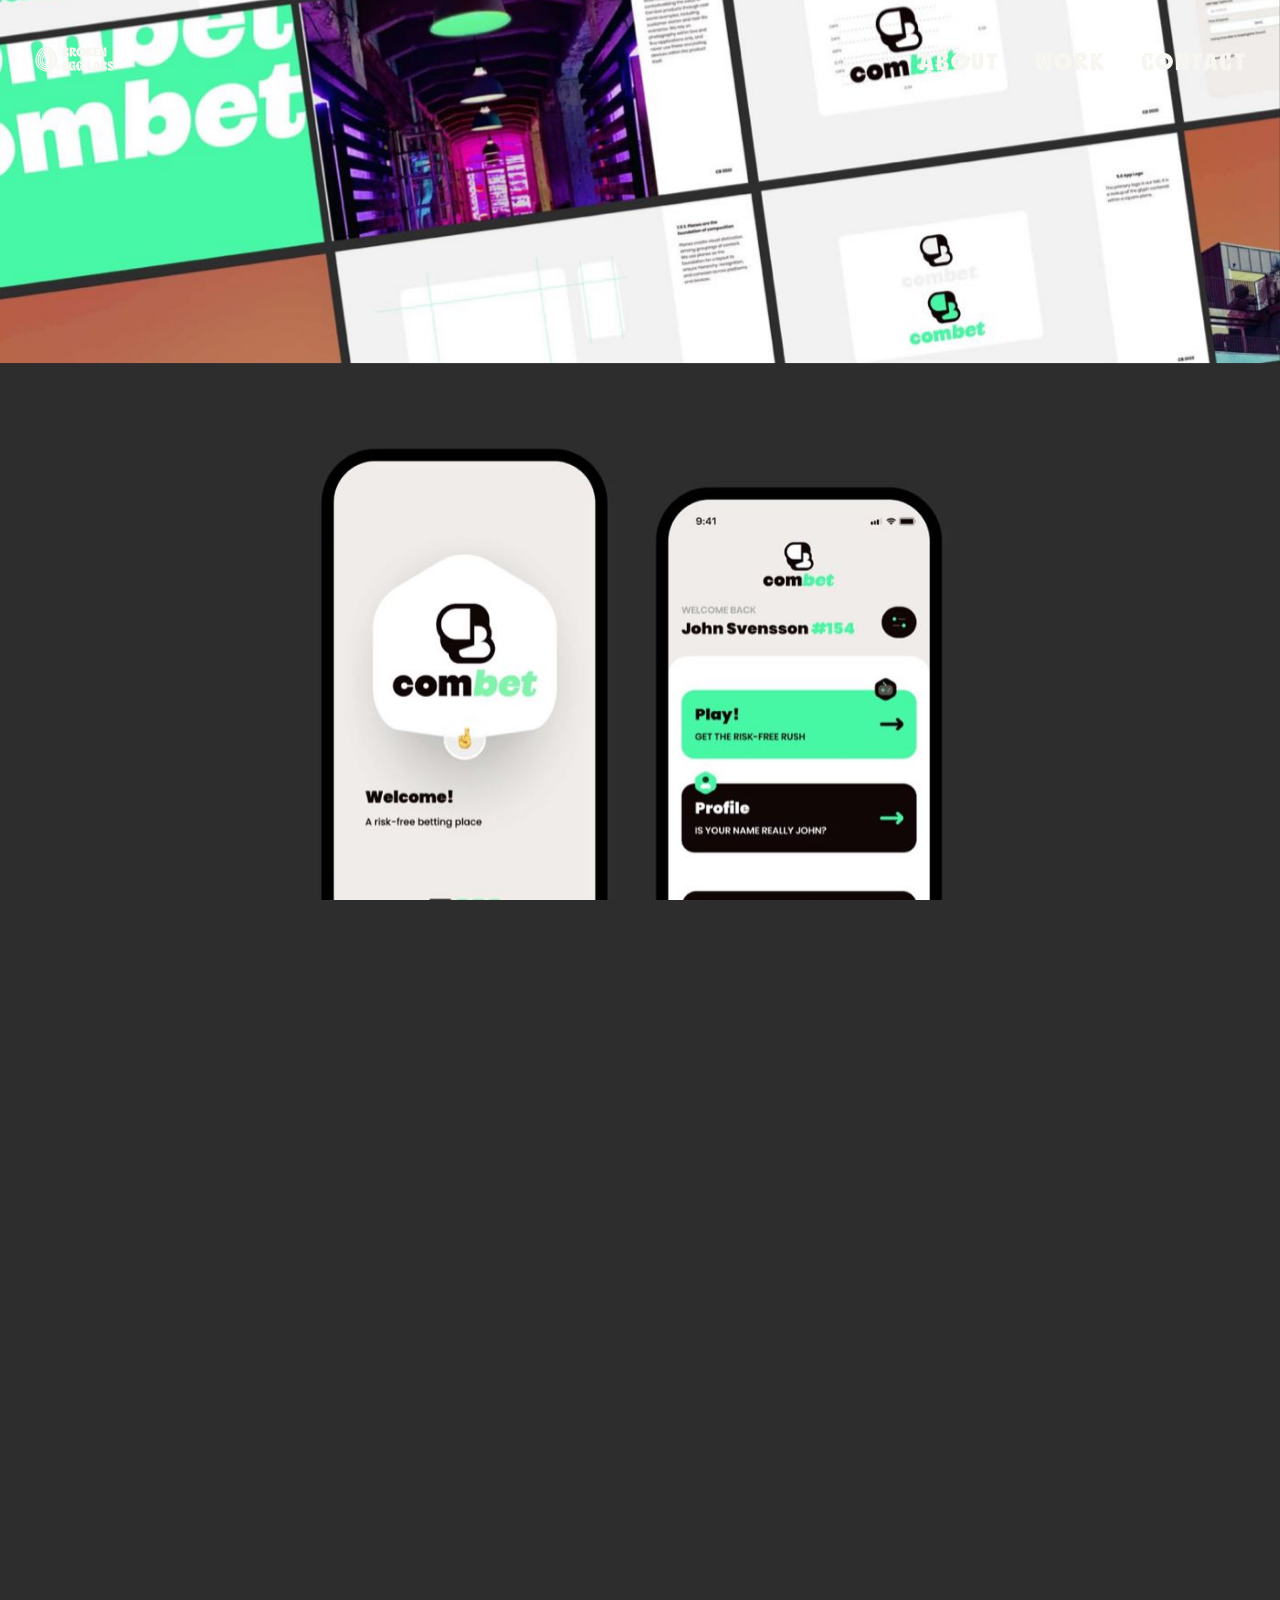
<file: projects/combet.html>
<!DOCTYPE html>
<html class="" lang="en-GB">

<head>
  <meta charset="UTF-8">
  <meta name="viewport" content="width=device-width, initial-scale=1.0, maximum-scale=1.0, user-scalable=0">
  <meta name='robots' content='index, follow, max-image-preview:large, max-snippet:-1, max-video-preview:-1' />

  <title>Combet | Broken Egg Labs</title>
  <meta name="description"
    content="We’re Broken Egg Labs, an award-winning boutique design studio. We deliver spell-binding work for international clients." />
  <link rel="canonical" href="../index.html" />
  <meta property="og:locale" content="en_GB" />
  <meta property="og:type" content="website" />
  <meta property="og:title" content="Broken Egg Labs - Award Winning Web Design &amp; Branding Studio" />
  <meta property="og:description"
    content="We’re Broken Egg Labs, an award-winning boutique design studio. We deliver spell-binding work for international clients." />
  <meta property="og:url" content="https://brokenegglabs.com" />
  <meta property="og:site_name" content="Broken Egg Labs" />
  <meta property="article:modified_time" content="2022-10-06T13:09:02+00:00" />
  <meta name="twitter:card" content="summary_large_image" />

  <link rel='stylesheet' id='custom_css-css' href='../css/main.css' type='text/css' media='all' />
  <link rel='stylesheet' href='../css/bke.css' type='text/css' media='all' />
  <script type='text/javascript' src='../js/jquery.min.js' id='jquery-core-js'></script>
  <script type='text/javascript' src='../js/jquery-migrate.min.js' id='jquery-migrate-js'></script>

  <!-- GA Google Analytics @ -->
  <script>

  </script>
  <link rel="icon" href="../assets/img/favicon/favicon.ico" sizes="192x192" />
  <link rel="apple-touch-icon" href="../assets/img/favicon/apple-touch-icon.png" />
  <meta name="msapplication-TileImage" content="../assets/img/favicon/android-chrome-512x512.png" />
</head>


<body data-barba="wrapper">

  <div class="pre-load">

    <style media="screen">
      .main-wrap {
        opacity: 0;
        /* clip-path: circle(0);
			-webkit-clip-path: circle(0); */
      }
    </style>

    <div class="load-svg flex">
      <svg xmlns="http://www.w3.org/2000/svg" viewBox="0 0 298.2 490">
        <defs>
          <style>
            .cls-1 {
              fill: #F7F6F1;
            }
          </style>
        </defs>
        <g id="Layer_2" data-name="Layer 2">
          <g id="Layer_1-2" data-name="Layer 1">
            <path class="cls-1 l-mask" d="M0,490,7,0H140V448h17.5c7-80.5,35.7-101.5,132.3-88.9L298.2,490Z" />
          </g>
        </g>
      </svg>
      <svg xmlns="http://www.w3.org/2000/svg" viewBox="0 0 516.6 516.6">
        <defs>
          <style>
            .cls-1 {
              fill: #F7F6F1;
            }
          </style>
        </defs>
        <g id="Layer_2" data-name="Layer 2">
          <g id="Layer_1-2" data-name="Layer 1">
            <path class="cls-1 o-mask"
              d="M516.6,258.3c0,142.8-115.5,258.3-258.3,258.3S0,401.1,0,258.3,115.5,0,258.3,0,516.6,115.5,516.6,258.3Zm-135.1,0c0-67.9-55.3-123.2-123.2-123.2S135.1,190.4,135.1,258.3s55.3,123.2,123.2,123.2S381.5,326.2,381.5,258.3Z" />
          </g>
        </g>
      </svg>
      <svg xmlns="http://www.w3.org/2000/svg" viewBox="0 0 420.7 490">
        <defs>
          <style>
            .cls-1 {
              fill: #F7F6F1;
            }
          </style>
        </defs>
        <g id="Layer_2" data-name="Layer 2">
          <g id="Layer_1-2" data-name="Layer 1">
            <path class="cls-1 a-mask"
              d="M261.8,412.3H158.9L147,490H0L106.4,0H314.3L420.7,490h-147Zm-15.4-96.6c-7-28.7-23.1-153.3-23.1-195.3H198.8c0,42-17.5,166.6-24.5,195.3Z" />
          </g>
        </g>
      </svg>
      <svg xmlns="http://www.w3.org/2000/svg" viewBox="0 0 348.89 497.07">
        <defs>
          <style>
            .cls-1 {
              fill: #F7F6F1;
            }
          </style>
        </defs>
        <g id="Layer_2" data-name="Layer 2">
          <g id="Layer_1-2" data-name="Layer 1">
            <path class="cls-1 d-mask"
              d="M120.4.77c152.6-8.4,221.2,51.8,227.5,166.6,12.6,231.7-97.3,329-195.3,329L0,497.07l4.9-490Zm16.1,380.8c46.9,0,76.3-71.4,69.3-176.4-4.9-75.6-19.6-104.3-79.1-94.5Z" />
          </g>
        </g>
      </svg>
    </div>


  </div>




  <main class="work-template-default single single-work postid-571 main-wrap" data-barba="container"
    data-barba-namespace="work" data-bg="#2D2D2D" style="--bg-colour:#2D2D2D">

    <div class="asscroll-container" id="asscroll-wrap" asscroll-container>
      <div class="inner" id="asscroll" asscroll>

        <header>
          <div class="">

            <div class="wrapper flex items-center justify-between">

              <a href="../index.html" class="logo block">
                <svg id="Layer_2" data-name="Layer 2" xmlns="http://www.w3.org/2000/svg"
                  xmlns:xlink="http://www.w3.org/1999/xlink" x="0px" y="0px" viewBox="0 0 1080 688"
                  style="enable-background:new 0 0 1080 688;" xml:space="preserve">
                  <style type="text/css">

                  </style>
                  <g>
                    <path class="white"
                      d="M181.8,503.1c-37.1-0.5-70-13.2-97-39.8c-22.1-21.8-34.9-48.5-40-79C36.3,334.4,57.7,264.4,94.1,226
        c19.5-20.6,42.5-35,70.9-39.6c28.4-4.5,54.6,1.5,78.7,16.8c23.8,15.2,40.9,36.3,53.9,61.1c13.2,25.3,21.4,52.3,23.7,80.7
        c4.3,52.8-12.7,97.2-55.2,130.2C241.8,494.2,213.4,502.7,181.8,503.1z M299.5,324.5c0.4-0.1,0.7-0.2,1.1-0.3
        c-3.2-10.2-5.9-20.6-9.6-30.6c-9.7-26.2-24.1-49.3-46-67.2c-16.7-13.6-35.6-22.1-57.3-23.2c-25.2-1.4-47.3,7-66.8,22.7
        c-21,16.8-35.2,38.7-44.9,63.4c-11.8,29.9-18.5,60.7-13.2,93.1c4.5,26.9,16.1,50.2,35.8,69.1c24.7,23.7,54.5,34.4,88.6,33.5
        c15.7-0.4,30.7-3.7,44.5-11.2c36.4-19.9,55-51.4,57.1-92.2c1.7-32.6-7.4-63.2-22.6-92c-10.1-19.1-23.4-35.6-41.9-47.4
        c-16.6-10.5-34.6-15.3-54.3-11.5c-17.8,3.4-31.9,13.1-43.9,26.3c-15.8,17.4-25.9,37.9-32.1,60.3c-5.2,18.7-8.3,37.5-5.9,57.1
        c4.9,40.9,34,73.5,74.4,82.2c19.7,4.3,39.2,3,57.2-6.8c28.3-15.4,41.7-40.4,42.2-71.7c0.5-29.5-8.1-57.1-23.2-82.6
        c-7-11.8-15.6-22.2-27-29.9c-15.7-10.6-32.2-13.7-49.6-4.1c-7.4,4.1-13.7,9.5-18.9,16.1c-20,25.4-29.8,54.5-29.3,86.6
        c0.5,34.2,24.2,63.3,59.8,67.7c15,1.8,29.1-0.7,41.3-10.4c6.1-4.9,10.9-10.9,13.7-18.4c-0.6,0.2-0.9,0.8-1.3,1.3
        c-15.4,16.9-34.8,22.4-56.8,18.5c-27.6-4.9-46.4-28-48.3-57.5c-0.8-12.2,1.5-24,4.5-35.6c5.1-19.6,13.4-37.7,28-52.3
        c9.2-9.2,20-15,33.6-12.7c11.3,1.9,20.2,8.3,27.9,16.4c11.9,12.4,20.2,27.2,25.9,43.3c7.2,20.4,12.6,41.2,9.9,63.1
        c-2.5,20.1-11.2,37-27.6,49.4c-13.5,10.2-28.9,14-45.6,13.3c-18.3-0.8-35-6.3-49.3-17.8c-23-18.3-33.5-42.8-33.7-71.7
        c-0.2-20.2,4.8-39.7,12.3-58.4c7.5-18.7,17.9-35.6,33.7-48.6c16.5-13.6,35.1-19.3,56.3-14c16.6,4.1,30.2,13.4,41.1,26.3
        c29.2,34.5,42.3,74.7,40.3,119.6c-1.1,25.2-11.5,47-29.8,64.6c-19.3,18.6-42.7,26.9-69.4,26.4c-22.3-0.4-43-6.4-61.2-19.2
        c-33.4-23.4-48.8-56.4-49.7-96.6c-0.4-15.8,2.7-31.2,6.9-46.3c8-29.1,21.3-55.4,43.4-76.5c30.7-29.4,72.6-34.8,109.6-13.9
        c24.8,14,41.7,35.3,54.7,60.2C290.5,297,295.5,310.6,299.5,324.5z M139.9,357.7c0.2,15.5,3.8,27.7,13.8,37.1
        c12.3,11.4,26.9,13.9,42.5,9c15.4-4.8,23.9-16.2,27.6-31.6c2.5-10.6,1-20.9-1.3-31.3c-3.7-17.2-9.8-33.3-21.4-46.8
        c-3.3-3.8-7.5-7-11.6-9.8c-4.6-3.1-9.8-2.9-14.5,0.2c-3.5,2.3-7.1,4.9-9.8,8C148.3,311.6,142.2,335,139.9,357.7z" />
                  </g>
                  <g>
                    <path class="white" d="M437.5,250.8l1.2,4.3c20.4-3,32.9,10.2,32.9,25.7c0,16.8-9.7,32.3-32.6,32.3l-47.6-0.3l1.6-115.3h36.2
        c22.9,0,39,6.6,39,25.5C468.2,240.6,456.2,246.3,437.5,250.8z M422.5,244.4h0.7c7.9,0,12.4-4.6,12.4-13.5c0-8.1-4.4-11.2-12.4-11.2
        h-1.5L422.5,244.4z M424.3,289.7h0.7c8.7,0,13.5-5.1,13.5-14.8c0-8.9-4.8-12.4-13.5-12.4h-1.6L424.3,289.7z" />
                    <path class="white" d="M506.3,273.5c6.4,20.4,6.4,27.7,6.4,39.2h-34.6l1.6-115.3l33.4-0.3c30.5-0.3,47.6,8.7,47.6,28.7
        c0,21.6-18.3,34.7-54.3,34.7v4.3h28.7c6.8,13.7,13.8,16.8,29.1,15.3v32.6c-25.7,0-41.7-6.8-53.5-40L506.3,273.5z M511.7,246.8
        c8.7,0,13.5-5.1,13.5-13.8c0-8.2-4.8-11.7-13.5-11.7h-3.3l1,25.5H511.7z" />
                    <path class="white" d="M685,255.2c0,33.6-27.2,60.8-60.8,60.8c-33.6,0-60.8-27.2-60.8-60.8s27.2-60.8,60.8-60.8
        C657.8,194.5,685,221.6,685,255.2z M653.2,255.2c0-16-13-29-29-29c-16,0-29,13-29,29s13,29,29,29
        C640.2,284.2,653.2,271.2,653.2,255.2z" />
                    <path class="white"
                      d="M691.9,197.4h32.9c-1.6,16.3-6.8,31-20.6,53.4l3.5,2.5l35.2-55.8h37.2l-52.9,66.2l2.3,2.5l14.7-7.4
        c8.2,16.1,17.5,22.1,32.1,21.9v32.1c-25.7,0-42-6.8-60.6-49.2l-3.6,2c10.2,24.9,12.4,35.9,12.7,47.3h-34.6L691.9,197.4z" />
                    <path class="white" d="M851.4,197.4l0.2,26.2h-37.9v34.3h3l5.4-16.8l28.7,6.3c0,23.1-21.4,26-37.1,17.5v20.1h38.2l1.6,27.8h-72.8
        l1.6-115.3H851.4z" />
                    <path class="white" d="M946,197.4l1.6,115.3h-36.2L882.9,221l-4,1.2c9.6,32.8,15.5,71.5,16.3,90.6h-34.6l1.6-115.3h36.2l26.8,86.9
        l4-1.2c-8.4-31.1-15.3-67.8-16.3-85.8H946z" />
                    <path class="white" d="M462,375.3l0.2,26.2h-37.9v34.3h3l5.4-16.8l28.7,6.3c0,23.1-21.4,26-37.1,17.5v20.1h38.2l1.6,27.8h-72.8
        l1.6-115.3H462z" />
                    <path class="white" d="M513,372.7c14.2,0,20.7,1.3,39.5,2.6l-6.9,44.3c-20.7-2.5-34.6-17.9-36.1-35.6l-4-0.3
        c-1.5,13.3-2.6,24.5-2.6,45.3v7.6c0,16.8,4,28.3,12.5,28.3c3.5,0,5.8-2.3,5.8-5.8c0-4.3-2.1-7.6-8.6-9.2v-25h42l1.5,29l-28.2-1.2
        v4.1c16.5,1.3,32.9,1.3,32.9,33.8h-28.8c0-12.5-4.3-18.3-7.9-21.6l-3,2.1c1.8,2.3,3.6,5.4,3.6,9.2c0,5.6-3.6,12.4-15.2,12.4
        c-29.5,0-43.5-22.6-43.5-57.5v-2.8C466.3,396.7,481.9,372.7,513,372.7z" />
                    <path class="white" d="M608.2,372.7c14.2,0,20.7,1.3,39.5,2.6l-6.9,44.3c-20.7-2.5-34.6-17.9-36.1-35.6l-4-0.3
        c-1.5,13.3-2.6,24.5-2.6,45.3v7.6c0,16.8,4,28.3,12.5,28.3c3.5,0,5.8-2.3,5.8-5.8c0-4.3-2.1-7.6-8.6-9.2v-25h42l1.5,29l-28.2-1.2
        v4.1c16.5,1.3,32.9,1.3,32.9,33.8h-28.8c0-12.5-4.3-18.3-7.9-21.6l-3,2.1c1.8,2.3,3.6,5.4,3.6,9.2c0,5.6-3.6,12.4-15.1,12.4
        c-29.5,0-43.5-22.6-43.5-57.5v-2.8C561.5,396.7,577.1,372.7,608.2,372.7z" />
                    <path class="white"
                      d="M702.6,490.6l1.6-115.3h31.3v105.4h4.1c1.6-18.9,8.4-23.9,31.1-20.9l2,30.8H702.6z" />
                    <path class="white" d="M836.1,472.3h-24.2l-2.8,18.3h-34.6l25-115.3h48.9l25,115.3h-34.6L836.1,472.3z M832.5,449.6
        c-1.6-6.8-5.4-36.1-5.4-45.9h-5.8c0,9.9-4.1,39.2-5.8,45.9H832.5z" />
                    <path class="white" d="M924.1,428.6l1.2,4.3c20.4-3,32.9,10.2,32.9,25.7c0,16.8-9.7,32.3-32.6,32.3l-47.6-0.3l1.6-115.3h36.2
        c22.9,0,39,6.6,39,25.5C954.8,418.4,942.8,424.2,924.1,428.6z M909.1,422.2h0.7c7.9,0,12.4-4.6,12.4-13.5c0-8.1-4.4-11.2-12.4-11.2
        h-1.5L909.1,422.2z M910.9,467.5h0.7c8.7,0,13.5-5.1,13.5-14.8c0-8.9-4.8-12.4-13.5-12.4h-1.6L910.9,467.5z" />
                    <path class="white" d="M1038,464.4c0,17.5-13.7,29.1-33.1,29.1c-11.7,0-18.4-4-39.7-3l-4.3-32.4c29-3.5,41.2,3,46.3,23.7l4-1.2
        c-1-9.6-6.1-21.7-15.1-28.3l-12.8-9.4c-13.8-10.2-20.3-22.1-20.3-36.2c0-17.3,9.1-34.1,29-34.1c14.3,0,17,3.8,35.6,2.6l7.2,28.3
        c-28.3,8.7-42.8-0.5-47.6-20.1l-3.3,1.2c1,8.2,5.4,21.7,17.8,30l13.5,9.1C1030.4,433.9,1038,448.1,1038,464.4z" />
                  </g>
                </svg>
              </a>

              <div class="nav-wrapper">
                <nav id="site-navigation" class="main-navigation" role="navigation">
                  <div class="menu-main-container">
                    <ul id="menu-main" class="menu">
                      <li id="menu-item-19"
                        class="menu-item menu-item-type-post_type menu-item-object-page menu-item-19"><a href="../pr.html"
                          class="white">About</a></li>
                      <li id="menu-item-21"
                        class="menu-item menu-item-type-post_type menu-item-object-page menu-item-14"><a
                          href="../cs.html" class="white">Work</a></li>
                      <li id="menu-item-20"
                        class="menu-item menu-item-type-post_type menu-item-object-page menu-item-20"><a
                          href="../contact.html" class="white">Contact</a></li>
                    </ul>
                  </div>
                </nav>
              </div>

            </div>
          </div>


        </header>

        <div class="test">

          <div class="case-study lg-pt3 lgr-pt5">
            <div class="wrapper wrapper--inner">
              <div class="case-study__intro pt8 lgr-my8 lgr-pt0 md-px4 lg-px0 lg-flex justify-between flex-wrap md-mx-auto">
                <h1 class="white col-12 case-study__title">Combet Betting</h1>


                <div class="intro-item my2 lg-col-6 lgr-col-7 lgr-pr4 white">
                  <p>We were approached by the Combet team in Stockholm to take their infant idea into a fully developed application. They wanted to make sports betting without money as exhilarating as traditional online betting. You don't have to risk your bank account in order to get the thrill of betting.</p>
                  <p>Our task was to extract a brand identity that speaks to the core users, and develop an application that is quick and easy to use.</p>
                  <!--<a href="https://minotvin.com/" target="_blank" class="btn btn--primary my2" data-zoom-target="">
										<span class="btn__text white">Visit site</span><i class="btn__icon btn__icon--append icon-eyes white"></i>
									</a>-->
                </div>


                <div class='columns lg-col-6 lgr-col-5 sm-flex sm-mxn3 lg-mxn2 lgr-mxn4'>

                  <div class="intro-item column my2 sm-px3 lg-px2 lgr-px4">

                    <span class="p grey block">Brand Identity</span>

                    <span class="p grey block">App Design</span>

                    <span class="p grey block">Development</span>
                  </div>

                </div>




              </div>
            </div>



            <div class="case-study__content">


              <div class="image-block image-block--full">
                <div class="wrapper">
                  <div class="img-wrap">
                    <img width="3840" height="2494" src="/projects/combet/combet-0.jpg"
                      class="attachment-large-image size-large-image" alt="" loading="eager" />
                  </div>
                </div>
              </div>



              <div class="offset-text lg-my5 lgr-my8 md-px4 lg-px0 md-mx-auto">
                <div class="wrapper wrapper--inner">
                  <div class="text-wrap lg-flex justify-between">
                    <h2 class="offset-text__title h2 white my3 lg-my0 lg-col-6 lg-pr6 lgr-col-5">"We Need A 3-Click App"</h2>

                    <div class="my3 white lg-col-6 lg-my0">
                      <p>Our role as designers isn't only to make pretty things. We need to share our expertise. We like doing so by working close with our clients. Just like we did with Combet. They were adament that "3 clicks to get the user to achieve their goal". This isn't true with today's overload of information. To the contrary of what we might think; user's dont count steps. If a product is fluid enough we don't pay attention to how many steps it takes.</p>
                      <p>Ironically, though, the Combet App only requiers three clicks for the user to acheive their goal. Call it a happy coincidence.</p>
                    </div>
                  </div>
                </div>
              </div>

              <div class="image-block image-block--full">
                <div class="wrapper">
                  <div class="img-wrap">
                    <img width="3840" height="2494" src="/projects/combet/combet-1.jpg"
                      class="attachment-large-image size-large-image" alt="" loading="eager" />
                  </div>
                </div>
              </div>

              <div class="image-block">
                <div class="wrapper">
                  <div class="img-wrap border-50">
                      <img width="3840" height="3312" src="/projects/combet/combet-2.jpg" class="attachment-large-image size-large-image" alt="" loading="eager" />
                  </div>
                </div>
              </div>

              <div class="image-block image-block--full">
                <div class="wrapper">
                  <div class="img-wrap border-50">
                      <img width="3840" height="3312" src="/projects/combet/combet-2.5.jpg" class="attachment-large-image size-large-image" alt="" loading="eager" />
                  </div>
                </div>
              </div>


              <div class="image-block image-block--full">
                <div class="wrapper">
                  <div class="img-wrap">
                    <img width="3840" height="2494" src="/projects/combet/combet-3.jpg"
                      class="attachment-large-image size-large-image" alt="" loading="eager" />
                  </div>
                </div>
              </div>



              <div class="image-block image-block--full">
                <div class="wrapper">
                  <div class="img-wrap">
                    <img width="3840" height="3632" src="/projects/combet/combet-4.jpg"
                      class="attachment-large-image size-large-image" alt="" loading="eager" />
                  </div>
                </div>
              </div>



              <div class="image-block image-block--full">
                <div class="wrapper">
                  <div class="img-wrap">
                    <img width="3840" height="2226" src="/projects/combet/combet-5.jpg"
                      class="attachment-large-image size-large-image" alt="" loading="eager" />
                  </div>
                </div>
              </div>

              <div class="text-block md-px4 md-mx-auto my6 lg-my8">
                <div class="wrapper wrapper--inner">
                  <div class="text-wrap white">
                    <p>We worked really close with the people from Combet to nail the user experience. It was important to them to have a "short but sweet navigation". We arranged 2 different co-designing workshops to promote creativity, and help them liberate their ideas.</p>
                  </div>
                </div>
              </div>



              <div class="image-block image-block--full">
                <div class="wrapper">
                  <div class="img-wrap">
                    <img width="3840" height="2226" src="/projects/combet/combet-10.jpg"
                      class="attachment-large-image size-large-image" alt="" loading="eager" />
                  </div>
                </div>
              </div>


            </div>

          </div>




          <a class="next-up block relative" href="/projects/atelia.html">

            <!-- <svg class="next-svg curs" xmlns="http://www.w3.org/2000/svg" viewBox="0 0 1529.244 525"><defs><style>.next-svg .cls-1{fill:#F7F6F1;}</style></defs>
    <g id="Layer_2" data-name="Layer 2" transform="translate(-1238.576 -13.585)" style="isolation: isolate">
      <g id="Layer_1-2" data-name="Layer 1" style="isolation: isolate">
        <path class="cls-1 n-mask" data-name="Path 12271" d="M1627.076,13.585l7.5,525h-165l-129.75-417.75-18,5.25c43.5,149.25,70.5,325.5,74.25,412.5h-157.5l7.5-525h165l122.25,396,18-5.25c-38.25-141.75-69.75-309-74.25-390.75Z"/>
        <path class="cls-1 e-mask" data-name="Path 12272" d="M2004.318,13.585l.75,119.25h-172.5v156h13.5l24.75-76.5,130.5,28.5c0,105-97.5,118.5-168.75,79.5v91.5h174l7.5,126.75h-331.5l7.5-525Z"/>
        <path class="cls-1 x-mask" data-name="Path 12273" d="M2260.813,538.585l-65.25-190.5h-18.75l7.5,190.5h-153.75c-15-192,90-227.25,135.75-238.5l-120-286.5h150.75l57,164.25h18.75l-14.25-164.25h153.75c15,153-78,186.75-129.75,202.5l140.25,322.5Z"/>
        <path class="cls-1 t-mask" data-name="Path 12274" d="M2427.32,145.585l3.75-132h333l3.75,132h-108l12.75,393h-150l9-393Z"/>
      </g>
    </g>
  </svg> -->

            <div class="next-svg curs flex-center flex">
              <svg xmlns="http://www.w3.org/2000/svg" viewBox="0 0 396 525">
                <defs>
                  <style>
                    .cls-1 {
                      fill: #F7F6F1;
                    }
                  </style>
                </defs>
                <g id="Layer_2" data-name="Layer 2">
                  <g id="Layer_1-2" data-name="Layer 1">
                    <path class="cls-1 n-mask"
                      d="M388.5,0,396,525H231L101.25,107.25l-18,5.25C126.75,261.75,153.75,438,157.5,525H0L7.5,0h165L294.75,396l18-5.25C274.5,249,243,81.75,238.5,0Z" />
                  </g>
                </g>
              </svg>
              <svg xmlns="http://www.w3.org/2000/svg" viewBox="0 0 331.5 525">
                <defs>
                  <style>
                    .cls-1 {
                      fill: #F7F6F1;
                    }
                  </style>
                </defs>
                <g id="Layer_2" data-name="Layer 2">
                  <g id="Layer_1-2" data-name="Layer 1">
                    <path class="cls-1 e-mask"
                      d="M321.75,0l.75,119.25H150v156h13.5l24.75-76.5,130.5,28.5c0,105-97.5,118.5-168.75,79.5v91.5H324L331.5,525H0L7.5,0Z" />
                  </g>
                </g>
              </svg>
              <svg xmlns="http://www.w3.org/2000/svg" viewBox="0 0 393.7 525">
                <defs>
                  <style>
                    .cls-1 {
                      fill: #F7F6F1;
                    }
                  </style>
                </defs>
                <g id="Layer_2" data-name="Layer 2">
                  <g id="Layer_1-2" data-name="Layer 1">
                    <path class="cls-1 x-mask"
                      d="M231.7,525,166.45,334.5H147.7L155.2,525H1.45c-15-192,90-227.25,135.75-238.5L17.2,0H168l57,164.25H243.7L229.45,0H383.2c15,153-78,186.75-129.75,202.5L393.7,525Z" />
                  </g>
                </g>
              </svg>
              <svg xmlns="http://www.w3.org/2000/svg" viewBox="0 0 340.5 525">
                <defs>
                  <style>
                    .cls-1 {
                      fill: #F7F6F1;
                    }
                  </style>
                </defs>
                <g id="Layer_2" data-name="Layer 2">
                  <g id="Layer_1-2" data-name="Layer 1">
                    <path class="cls-1 t-mask" d="M0,132,3.75,0h333l3.75,132h-108l12.75,393h-150l9-393Z" />
                  </g>
                </g>
              </svg>
            </div>

            <div class="img-wrap card">
              <div class="img-container img-container--lg">
                <img width="620" height="768" src="../assets/img/atelia-cover.jpg"
                  class="attachment-ipad-image size-ipad-image" alt="" loading="lazy" />
              </div>

              <svg class="static-cursor" xmlns="http://www.w3.org/2000/svg" width="131.138" height="131.138"
                viewBox="0 0 131.138 131.138">
                <g id="Group_3080" data-name="Group 3080" transform="translate(-1218.8 336.662) rotate(-30)">
                  <circle id="Ellipse_1" data-name="Ellipse 1" cx="48" cy="48" r="48"
                    transform="translate(1199.842 359.412)" />
                  <g id="Group_3077" data-name="Group 3077" transform="translate(5668.326 4471.536)">
                    <path id="Path_12275" data-name="Path 12275"
                      d="M-4412.208-4076.368h-6.971l5.871,5.872a10.54,10.54,0,0,0,6.969,2.613v2.186h-35.444v4.66h35.444v2.185a10.536,10.536,0,0,0-6.969,2.614l-5.871,5.871h6.971l13.658-13Z"
                      transform="translate(0 0)" fill="#F7F6F1" />
                  </g>
                </g>
              </svg>
            </div>
          </a>



        </div>

        <footer class="footer mt2 md-mt3 bg-primary py2">
          <div class="wrapper">

            <div class="footer-wrap">
              <div class="footer__logo col-5">
                <a href="../index.html" class="logo block">
                  <img src="../assets/img/BKE-logo-horizontal-light.svg" alt="">
                </a>
              </div>


              <div class="footer__links md-flex flex-wrap items-center">
                <span class="address">23 rue de Cléry, 75002 Paris</span>

                <span class="copyright md-col-12">&copy; Broken Egg Labs Ltd. All Rights Reserved 2026</span>
              </div>
            </div>

          </div>
        </footer>


        <svg class="cursor" xmlns="http://www.w3.org/2000/svg" width="131.138" height="131.138"
          viewBox="0 0 131.138 131.138">
          <g id="Group_3080" data-name="Group 3080" transform="translate(-1218.8 336.662) rotate(-30)">
            <circle id="Ellipse_1" data-name="Ellipse 1" cx="48" cy="48" r="48"
              transform="translate(1199.842 359.412)" />
            <g id="Group_3077" data-name="Group 3077" transform="translate(5668.326 4471.536)">
              <path id="Path_12275" data-name="Path 12275"
                d="M-4412.208-4076.368h-6.971l5.871,5.872a10.54,10.54,0,0,0,6.969,2.613v2.186h-35.444v4.66h35.444v2.185a10.536,10.536,0,0,0-6.969,2.614l-5.871,5.871h6.971l13.658-13Z"
                transform="translate(0 0)" fill="#F7F6F1" />
            </g>
          </g>
        </svg>


        <script type="text/javascript" src="https://c.sproutvideo.com/player_api.js"></script>

        <script type='text/javascript' src='../js/main.js' id='scripts-js'></script>

      </div>
    </div>

  </main>



  <div class="swipe"></div>


  <script src='../js/bke.js' defer></script>
</body>

</html>
</file>
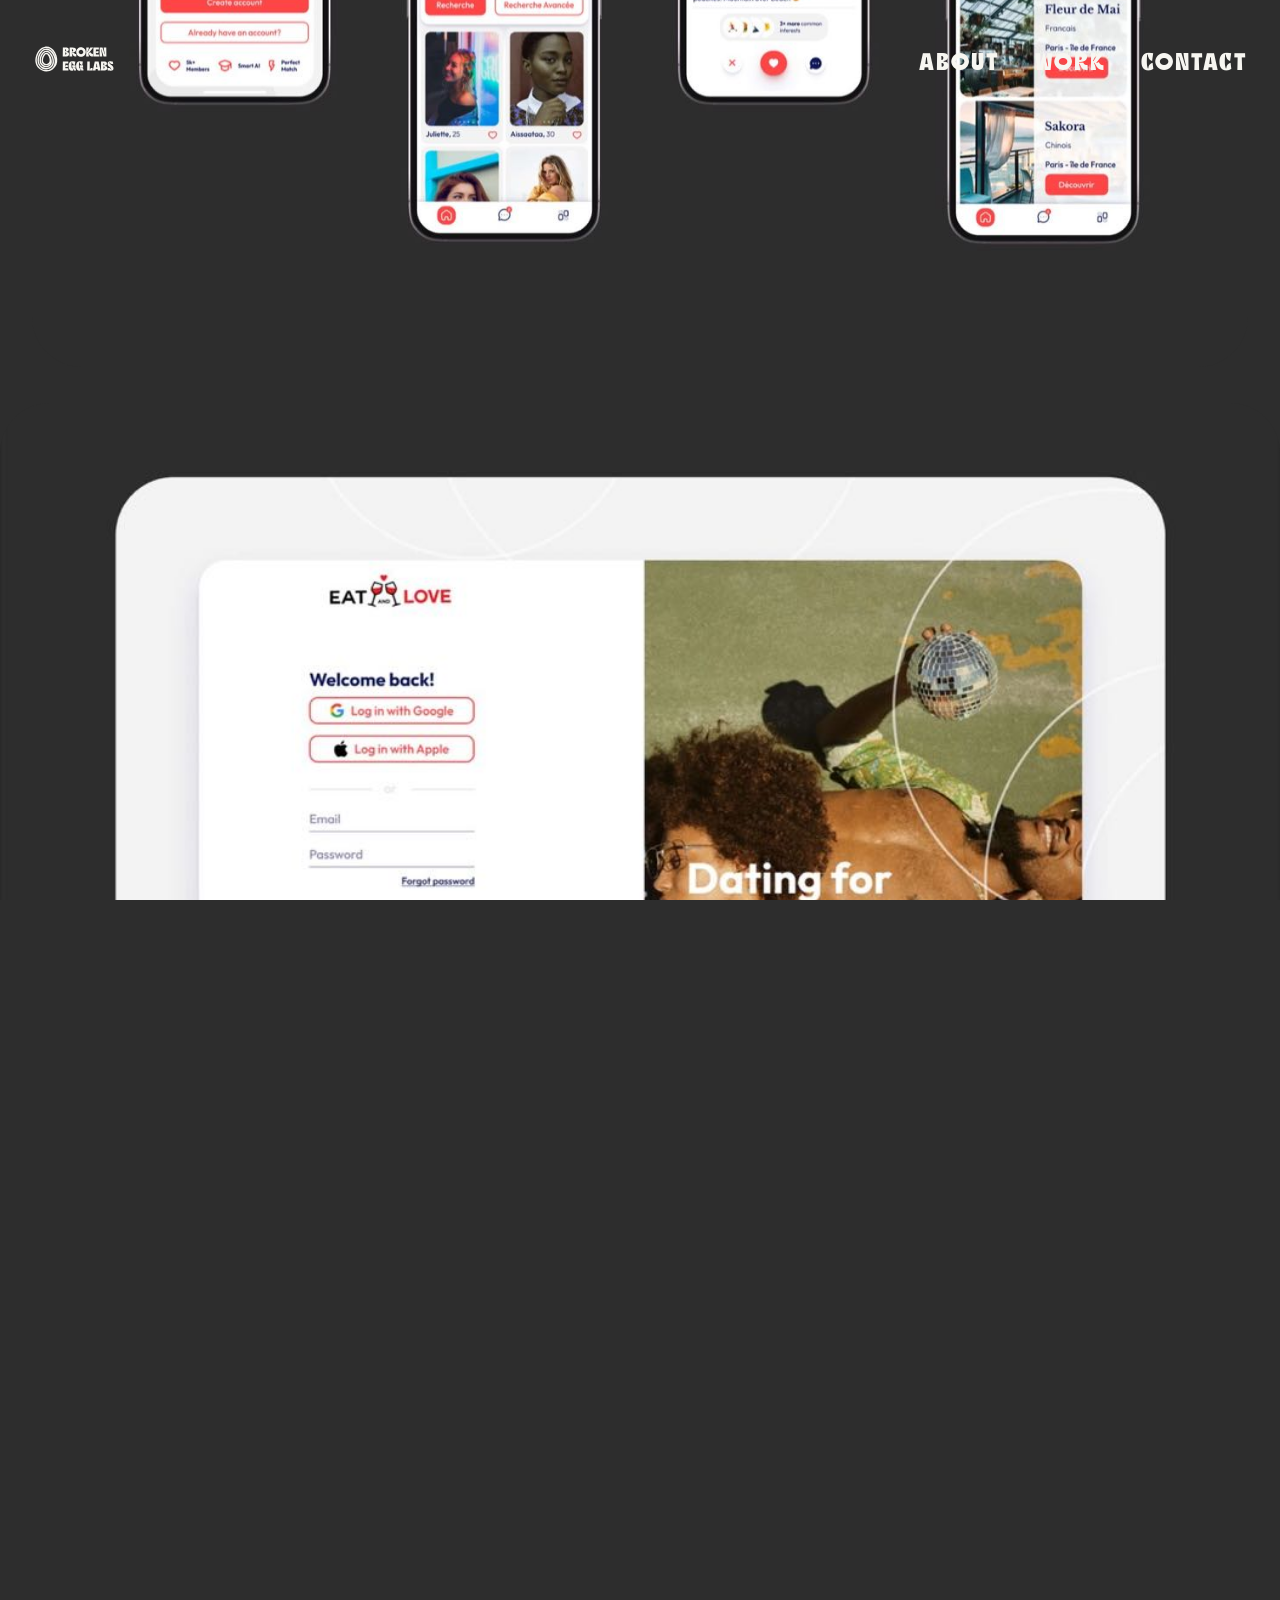
<file: projects/el.html>
<!DOCTYPE html>
<html class="" lang="en-GB">

<head>
  <meta charset="UTF-8">
  <meta name="viewport" content="width=device-width, initial-scale=1.0, maximum-scale=1.0, user-scalable=0">
  <meta name='robots' content='index, follow, max-image-preview:large, max-snippet:-1, max-video-preview:-1' />

  <title>Eat & Love | Broken Egg Labs</title>
  <meta name="description"
    content="We’re Broken Egg Labs, an award-winning boutique design studio. We deliver spell-binding work for international clients." />
  <link rel="canonical" href="../index.html" />
  <meta property="og:locale" content="en_GB" />
  <meta property="og:type" content="website" />
  <meta property="og:title" content="Broken Egg Labs - Award Winning Web Design &amp; Branding Studio" />
  <meta property="og:description"
    content="We’re Broken Egg Labs, an award-winning boutique design studio. We deliver spell-binding work for international clients." />
  <meta property="og:url" content="https://brokenegglabs.com" />
  <meta property="og:site_name" content="Broken Egg Labs" />
  <meta property="article:modified_time" content="2022-10-06T13:09:02+00:00" />
  <meta name="twitter:card" content="summary_large_image" />

  <link rel='stylesheet' id='custom_css-css' href='../css/main.css' type='text/css' media='all' />
  <link rel='stylesheet' href='../css/bke.css' type='text/css' media='all' />
  <script type='text/javascript' src='../js/jquery.min.js' id='jquery-core-js'></script>
  <script type='text/javascript' src='../js/jquery-migrate.min.js' id='jquery-migrate-js'></script>

  <!-- GA Google Analytics @ -->
  <script>

  </script>
  <link rel="icon" href="../assets/img/favicon/favicon.ico" sizes="192x192" />
  <link rel="apple-touch-icon" href="../assets/img/favicon/apple-touch-icon.png" />
  <meta name="msapplication-TileImage" content="../assets/img/favicon/android-chrome-512x512.png" />
</head>


<body data-barba="wrapper">

  <div class="pre-load">

    <style media="screen">
      .main-wrap {
        opacity: 0;
        /* clip-path: circle(0);
			-webkit-clip-path: circle(0); */
      }
    </style>

    <div class="load-svg flex">
      <svg xmlns="http://www.w3.org/2000/svg" viewBox="0 0 298.2 490">
        <defs>
          <style>
            .cls-1 {
              fill: #F7F6F1;
            }
          </style>
        </defs>
        <g id="Layer_2" data-name="Layer 2">
          <g id="Layer_1-2" data-name="Layer 1">
            <path class="cls-1 l-mask" d="M0,490,7,0H140V448h17.5c7-80.5,35.7-101.5,132.3-88.9L298.2,490Z" />
          </g>
        </g>
      </svg>
      <svg xmlns="http://www.w3.org/2000/svg" viewBox="0 0 516.6 516.6">
        <defs>
          <style>
            .cls-1 {
              fill: #F7F6F1;
            }
          </style>
        </defs>
        <g id="Layer_2" data-name="Layer 2">
          <g id="Layer_1-2" data-name="Layer 1">
            <path class="cls-1 o-mask"
              d="M516.6,258.3c0,142.8-115.5,258.3-258.3,258.3S0,401.1,0,258.3,115.5,0,258.3,0,516.6,115.5,516.6,258.3Zm-135.1,0c0-67.9-55.3-123.2-123.2-123.2S135.1,190.4,135.1,258.3s55.3,123.2,123.2,123.2S381.5,326.2,381.5,258.3Z" />
          </g>
        </g>
      </svg>
      <svg xmlns="http://www.w3.org/2000/svg" viewBox="0 0 420.7 490">
        <defs>
          <style>
            .cls-1 {
              fill: #F7F6F1;
            }
          </style>
        </defs>
        <g id="Layer_2" data-name="Layer 2">
          <g id="Layer_1-2" data-name="Layer 1">
            <path class="cls-1 a-mask"
              d="M261.8,412.3H158.9L147,490H0L106.4,0H314.3L420.7,490h-147Zm-15.4-96.6c-7-28.7-23.1-153.3-23.1-195.3H198.8c0,42-17.5,166.6-24.5,195.3Z" />
          </g>
        </g>
      </svg>
      <svg xmlns="http://www.w3.org/2000/svg" viewBox="0 0 348.89 497.07">
        <defs>
          <style>
            .cls-1 {
              fill: #F7F6F1;
            }
          </style>
        </defs>
        <g id="Layer_2" data-name="Layer 2">
          <g id="Layer_1-2" data-name="Layer 1">
            <path class="cls-1 d-mask"
              d="M120.4.77c152.6-8.4,221.2,51.8,227.5,166.6,12.6,231.7-97.3,329-195.3,329L0,497.07l4.9-490Zm16.1,380.8c46.9,0,76.3-71.4,69.3-176.4-4.9-75.6-19.6-104.3-79.1-94.5Z" />
          </g>
        </g>
      </svg>
    </div>


  </div>




  <main class="work-template-default single single-work postid-571 main-wrap" data-barba="container"
    data-barba-namespace="work" data-bg="#2D2D2D" style="--bg-colour:#2D2D2D">

    <div class="asscroll-container" id="asscroll-wrap" asscroll-container>
      <div class="inner" id="asscroll" asscroll>

        <header>
          <div class="">

            <div class="wrapper flex items-center justify-between">

              <a href="../index.html" class="logo block">
                <svg id="Layer_2" data-name="Layer 2" xmlns="http://www.w3.org/2000/svg"
                  xmlns:xlink="http://www.w3.org/1999/xlink" x="0px" y="0px" viewBox="0 0 1080 688"
                  style="enable-background:new 0 0 1080 688;" xml:space="preserve">
                  <style type="text/css">

                  </style>
                  <g>
                    <path class="white"
                      d="M181.8,503.1c-37.1-0.5-70-13.2-97-39.8c-22.1-21.8-34.9-48.5-40-79C36.3,334.4,57.7,264.4,94.1,226
        c19.5-20.6,42.5-35,70.9-39.6c28.4-4.5,54.6,1.5,78.7,16.8c23.8,15.2,40.9,36.3,53.9,61.1c13.2,25.3,21.4,52.3,23.7,80.7
        c4.3,52.8-12.7,97.2-55.2,130.2C241.8,494.2,213.4,502.7,181.8,503.1z M299.5,324.5c0.4-0.1,0.7-0.2,1.1-0.3
        c-3.2-10.2-5.9-20.6-9.6-30.6c-9.7-26.2-24.1-49.3-46-67.2c-16.7-13.6-35.6-22.1-57.3-23.2c-25.2-1.4-47.3,7-66.8,22.7
        c-21,16.8-35.2,38.7-44.9,63.4c-11.8,29.9-18.5,60.7-13.2,93.1c4.5,26.9,16.1,50.2,35.8,69.1c24.7,23.7,54.5,34.4,88.6,33.5
        c15.7-0.4,30.7-3.7,44.5-11.2c36.4-19.9,55-51.4,57.1-92.2c1.7-32.6-7.4-63.2-22.6-92c-10.1-19.1-23.4-35.6-41.9-47.4
        c-16.6-10.5-34.6-15.3-54.3-11.5c-17.8,3.4-31.9,13.1-43.9,26.3c-15.8,17.4-25.9,37.9-32.1,60.3c-5.2,18.7-8.3,37.5-5.9,57.1
        c4.9,40.9,34,73.5,74.4,82.2c19.7,4.3,39.2,3,57.2-6.8c28.3-15.4,41.7-40.4,42.2-71.7c0.5-29.5-8.1-57.1-23.2-82.6
        c-7-11.8-15.6-22.2-27-29.9c-15.7-10.6-32.2-13.7-49.6-4.1c-7.4,4.1-13.7,9.5-18.9,16.1c-20,25.4-29.8,54.5-29.3,86.6
        c0.5,34.2,24.2,63.3,59.8,67.7c15,1.8,29.1-0.7,41.3-10.4c6.1-4.9,10.9-10.9,13.7-18.4c-0.6,0.2-0.9,0.8-1.3,1.3
        c-15.4,16.9-34.8,22.4-56.8,18.5c-27.6-4.9-46.4-28-48.3-57.5c-0.8-12.2,1.5-24,4.5-35.6c5.1-19.6,13.4-37.7,28-52.3
        c9.2-9.2,20-15,33.6-12.7c11.3,1.9,20.2,8.3,27.9,16.4c11.9,12.4,20.2,27.2,25.9,43.3c7.2,20.4,12.6,41.2,9.9,63.1
        c-2.5,20.1-11.2,37-27.6,49.4c-13.5,10.2-28.9,14-45.6,13.3c-18.3-0.8-35-6.3-49.3-17.8c-23-18.3-33.5-42.8-33.7-71.7
        c-0.2-20.2,4.8-39.7,12.3-58.4c7.5-18.7,17.9-35.6,33.7-48.6c16.5-13.6,35.1-19.3,56.3-14c16.6,4.1,30.2,13.4,41.1,26.3
        c29.2,34.5,42.3,74.7,40.3,119.6c-1.1,25.2-11.5,47-29.8,64.6c-19.3,18.6-42.7,26.9-69.4,26.4c-22.3-0.4-43-6.4-61.2-19.2
        c-33.4-23.4-48.8-56.4-49.7-96.6c-0.4-15.8,2.7-31.2,6.9-46.3c8-29.1,21.3-55.4,43.4-76.5c30.7-29.4,72.6-34.8,109.6-13.9
        c24.8,14,41.7,35.3,54.7,60.2C290.5,297,295.5,310.6,299.5,324.5z M139.9,357.7c0.2,15.5,3.8,27.7,13.8,37.1
        c12.3,11.4,26.9,13.9,42.5,9c15.4-4.8,23.9-16.2,27.6-31.6c2.5-10.6,1-20.9-1.3-31.3c-3.7-17.2-9.8-33.3-21.4-46.8
        c-3.3-3.8-7.5-7-11.6-9.8c-4.6-3.1-9.8-2.9-14.5,0.2c-3.5,2.3-7.1,4.9-9.8,8C148.3,311.6,142.2,335,139.9,357.7z" />
                  </g>
                  <g>
                    <path class="white" d="M437.5,250.8l1.2,4.3c20.4-3,32.9,10.2,32.9,25.7c0,16.8-9.7,32.3-32.6,32.3l-47.6-0.3l1.6-115.3h36.2
        c22.9,0,39,6.6,39,25.5C468.2,240.6,456.2,246.3,437.5,250.8z M422.5,244.4h0.7c7.9,0,12.4-4.6,12.4-13.5c0-8.1-4.4-11.2-12.4-11.2
        h-1.5L422.5,244.4z M424.3,289.7h0.7c8.7,0,13.5-5.1,13.5-14.8c0-8.9-4.8-12.4-13.5-12.4h-1.6L424.3,289.7z" />
                    <path class="white" d="M506.3,273.5c6.4,20.4,6.4,27.7,6.4,39.2h-34.6l1.6-115.3l33.4-0.3c30.5-0.3,47.6,8.7,47.6,28.7
        c0,21.6-18.3,34.7-54.3,34.7v4.3h28.7c6.8,13.7,13.8,16.8,29.1,15.3v32.6c-25.7,0-41.7-6.8-53.5-40L506.3,273.5z M511.7,246.8
        c8.7,0,13.5-5.1,13.5-13.8c0-8.2-4.8-11.7-13.5-11.7h-3.3l1,25.5H511.7z" />
                    <path class="white" d="M685,255.2c0,33.6-27.2,60.8-60.8,60.8c-33.6,0-60.8-27.2-60.8-60.8s27.2-60.8,60.8-60.8
        C657.8,194.5,685,221.6,685,255.2z M653.2,255.2c0-16-13-29-29-29c-16,0-29,13-29,29s13,29,29,29
        C640.2,284.2,653.2,271.2,653.2,255.2z" />
                    <path class="white"
                      d="M691.9,197.4h32.9c-1.6,16.3-6.8,31-20.6,53.4l3.5,2.5l35.2-55.8h37.2l-52.9,66.2l2.3,2.5l14.7-7.4
        c8.2,16.1,17.5,22.1,32.1,21.9v32.1c-25.7,0-42-6.8-60.6-49.2l-3.6,2c10.2,24.9,12.4,35.9,12.7,47.3h-34.6L691.9,197.4z" />
                    <path class="white" d="M851.4,197.4l0.2,26.2h-37.9v34.3h3l5.4-16.8l28.7,6.3c0,23.1-21.4,26-37.1,17.5v20.1h38.2l1.6,27.8h-72.8
        l1.6-115.3H851.4z" />
                    <path class="white" d="M946,197.4l1.6,115.3h-36.2L882.9,221l-4,1.2c9.6,32.8,15.5,71.5,16.3,90.6h-34.6l1.6-115.3h36.2l26.8,86.9
        l4-1.2c-8.4-31.1-15.3-67.8-16.3-85.8H946z" />
                    <path class="white" d="M462,375.3l0.2,26.2h-37.9v34.3h3l5.4-16.8l28.7,6.3c0,23.1-21.4,26-37.1,17.5v20.1h38.2l1.6,27.8h-72.8
        l1.6-115.3H462z" />
                    <path class="white" d="M513,372.7c14.2,0,20.7,1.3,39.5,2.6l-6.9,44.3c-20.7-2.5-34.6-17.9-36.1-35.6l-4-0.3
        c-1.5,13.3-2.6,24.5-2.6,45.3v7.6c0,16.8,4,28.3,12.5,28.3c3.5,0,5.8-2.3,5.8-5.8c0-4.3-2.1-7.6-8.6-9.2v-25h42l1.5,29l-28.2-1.2
        v4.1c16.5,1.3,32.9,1.3,32.9,33.8h-28.8c0-12.5-4.3-18.3-7.9-21.6l-3,2.1c1.8,2.3,3.6,5.4,3.6,9.2c0,5.6-3.6,12.4-15.2,12.4
        c-29.5,0-43.5-22.6-43.5-57.5v-2.8C466.3,396.7,481.9,372.7,513,372.7z" />
                    <path class="white" d="M608.2,372.7c14.2,0,20.7,1.3,39.5,2.6l-6.9,44.3c-20.7-2.5-34.6-17.9-36.1-35.6l-4-0.3
        c-1.5,13.3-2.6,24.5-2.6,45.3v7.6c0,16.8,4,28.3,12.5,28.3c3.5,0,5.8-2.3,5.8-5.8c0-4.3-2.1-7.6-8.6-9.2v-25h42l1.5,29l-28.2-1.2
        v4.1c16.5,1.3,32.9,1.3,32.9,33.8h-28.8c0-12.5-4.3-18.3-7.9-21.6l-3,2.1c1.8,2.3,3.6,5.4,3.6,9.2c0,5.6-3.6,12.4-15.1,12.4
        c-29.5,0-43.5-22.6-43.5-57.5v-2.8C561.5,396.7,577.1,372.7,608.2,372.7z" />
                    <path class="white"
                      d="M702.6,490.6l1.6-115.3h31.3v105.4h4.1c1.6-18.9,8.4-23.9,31.1-20.9l2,30.8H702.6z" />
                    <path class="white" d="M836.1,472.3h-24.2l-2.8,18.3h-34.6l25-115.3h48.9l25,115.3h-34.6L836.1,472.3z M832.5,449.6
        c-1.6-6.8-5.4-36.1-5.4-45.9h-5.8c0,9.9-4.1,39.2-5.8,45.9H832.5z" />
                    <path class="white" d="M924.1,428.6l1.2,4.3c20.4-3,32.9,10.2,32.9,25.7c0,16.8-9.7,32.3-32.6,32.3l-47.6-0.3l1.6-115.3h36.2
        c22.9,0,39,6.6,39,25.5C954.8,418.4,942.8,424.2,924.1,428.6z M909.1,422.2h0.7c7.9,0,12.4-4.6,12.4-13.5c0-8.1-4.4-11.2-12.4-11.2
        h-1.5L909.1,422.2z M910.9,467.5h0.7c8.7,0,13.5-5.1,13.5-14.8c0-8.9-4.8-12.4-13.5-12.4h-1.6L910.9,467.5z" />
                    <path class="white" d="M1038,464.4c0,17.5-13.7,29.1-33.1,29.1c-11.7,0-18.4-4-39.7-3l-4.3-32.4c29-3.5,41.2,3,46.3,23.7l4-1.2
        c-1-9.6-6.1-21.7-15.1-28.3l-12.8-9.4c-13.8-10.2-20.3-22.1-20.3-36.2c0-17.3,9.1-34.1,29-34.1c14.3,0,17,3.8,35.6,2.6l7.2,28.3
        c-28.3,8.7-42.8-0.5-47.6-20.1l-3.3,1.2c1,8.2,5.4,21.7,17.8,30l13.5,9.1C1030.4,433.9,1038,448.1,1038,464.4z" />
                  </g>
                </svg>
              </a>

              <div class="nav-wrapper">
                <nav id="site-navigation" class="main-navigation" role="navigation">
                  <div class="menu-main-container">
                    <ul id="menu-main" class="menu">
                      <li id="menu-item-19"
                        class="menu-item menu-item-type-post_type menu-item-object-page menu-item-19"><a href="../pr.html"
                          class="white">About</a></li>
                      <li id="menu-item-21"
                        class="menu-item menu-item-type-post_type menu-item-object-page menu-item-14"><a
                          href="../cs.html" class="white">Work</a></li>
                      <li id="menu-item-20"
                        class="menu-item menu-item-type-post_type menu-item-object-page menu-item-20"><a
                          href="../contact.html" class="white">Contact</a></li>
                    </ul>
                  </div>
                </nav>
              </div>

            </div>
          </div>


        </header>

        <div class="test">

          <div class="case-study lg-pt3 lgr-pt5">
            <div class="wrapper wrapper--inner">
              <div class="case-study__intro pt8 lgr-my8 lgr-pt0 md-px4 lg-px0 lg-flex justify-between flex-wrap md-mx-auto">
                <h1 class="white col-12 case-study__title">Eat & Love</h1>


                <div class="intro-item my2 lg-col-6 lgr-col-7 lgr-pr4 white">
                  <p>In some countries, eating food is the highest rated thing to do. And in other cultures, love is the most pleasurable thing. Well, the people at Love & Eat decided that it's time to merged those two things. Naturally, they reached out to us.</p>
                  <p>Our task was to take this weird idea, and make it work in the shape of an application.</p>
                  <!--<a href="https://minotvin.com/" target="_blank" class="btn btn--primary my2" data-zoom-target="">
										<span class="btn__text white">Visit site</span><i class="btn__icon btn__icon--append icon-eyes white"></i>
									</a>-->
                </div>


                <div class='columns lg-col-6 lgr-col-5 sm-flex sm-mxn3 lg-mxn2 lgr-mxn4'>

                  <div class="intro-item column my2 sm-px3 lg-px2 lgr-px4">

                    <span class="p grey block">Brand Identity</span>

                    <span class="p grey block">App Design</span>

                    <span class="p grey block">Development</span>
                  </div>

                </div>




              </div>
            </div>



            <div class="case-study__content">


              <div class="image-block image-block--full">
                <div class="wrapper">
                  <div class="img-wrap">
                    <img width="3840" height="2494" src="/projects/el/el-1.jpg"
                      class="attachment-large-image size-large-image" alt="" loading="eager" />
                  </div>
                </div>
              </div>



              <div class="offset-text lg-my5 lgr-my8 md-px4 lg-px0 md-mx-auto">
                <div class="wrapper wrapper--inner">
                  <div class="text-wrap lg-flex justify-between">
                    <h2 class="offset-text__title h2 white my3 lg-my0 lg-col-6 lg-pr6 lgr-col-5">"Made For Every Single Person"</h2>

                    <div class="my3 white lg-col-6 lg-my0">
                      <p>Gotta admit, the slogan is pretty catchy.</p>
                      <p>One of the most challenging restrictions was that the client didn't want there to be a chat. Users had to match and go straight to book a restaurant. Seems pretty straight forward. But as it turns out – finding a time-slot where both parties are available without the use of a chat - isn't. But, you know us. We made it work.</p>
                    </div>
                  </div>
                </div>
              </div>

              <div class="image-block">
                <div class="wrapper">
                  <div class="img-wrap border-50">
                      <img width="3840" height="3312" src="/projects/el/el-2.jpg" class="attachment-large-image size-large-image" alt="" loading="eager" />
                  </div>
                </div>
              </div>

              <div class="image-block image-block--full">
                <div class="wrapper">
                  <div class="img-wrap border-50">
                      <img width="3840" height="3312" src="/projects/el/el-3.jpg" class="attachment-large-image size-large-image" alt="" loading="eager" />
                  </div>
                </div>
              </div>

              <div class="text-block md-px4 md-mx-auto my6 lg-my8">
                <div class="wrapper wrapper--inner">
                  <div class="text-wrap white">
                    <p>It was a challenging application. One that required a whole lot of testing just to reach beta. One that was rewarding to see live!</p>
                  </div>
                </div>
              </div>



              <div class="image-block image-block--full">
                <div class="wrapper">
                  <div class="img-wrap">
                    <img width="3840" height="2226" src="/projects/el/el-4.jpg"
                      class="attachment-large-image size-large-image" alt="" loading="eager" />
                  </div>
                </div>
              </div>

              <div class="image-block image-block--full">
                <div class="wrapper">
                  <div class="img-wrap">
                    <img width="3840" height="2226" src="/projects/el/el-5.jpg"
                      class="attachment-large-image size-large-image" alt="" loading="eager" />
                  </div>
                </div>
              </div>

              <div class="image-block image-block--full">
                <div class="wrapper">
                  <div class="img-wrap">
                    <img width="3840" height="2226" src="/projects/el/el-6.jpg"
                      class="attachment-large-image size-large-image" alt="" loading="eager" />
                  </div>
                </div>
              </div>


            </div>

          </div>




          <a class="next-up block relative" href="/projects/combet.html">

            <!-- <svg class="next-svg curs" xmlns="http://www.w3.org/2000/svg" viewBox="0 0 1529.244 525"><defs><style>.next-svg .cls-1{fill:#F7F6F1;}</style></defs>
    <g id="Layer_2" data-name="Layer 2" transform="translate(-1238.576 -13.585)" style="isolation: isolate">
      <g id="Layer_1-2" data-name="Layer 1" style="isolation: isolate">
        <path class="cls-1 n-mask" data-name="Path 12271" d="M1627.076,13.585l7.5,525h-165l-129.75-417.75-18,5.25c43.5,149.25,70.5,325.5,74.25,412.5h-157.5l7.5-525h165l122.25,396,18-5.25c-38.25-141.75-69.75-309-74.25-390.75Z"/>
        <path class="cls-1 e-mask" data-name="Path 12272" d="M2004.318,13.585l.75,119.25h-172.5v156h13.5l24.75-76.5,130.5,28.5c0,105-97.5,118.5-168.75,79.5v91.5h174l7.5,126.75h-331.5l7.5-525Z"/>
        <path class="cls-1 x-mask" data-name="Path 12273" d="M2260.813,538.585l-65.25-190.5h-18.75l7.5,190.5h-153.75c-15-192,90-227.25,135.75-238.5l-120-286.5h150.75l57,164.25h18.75l-14.25-164.25h153.75c15,153-78,186.75-129.75,202.5l140.25,322.5Z"/>
        <path class="cls-1 t-mask" data-name="Path 12274" d="M2427.32,145.585l3.75-132h333l3.75,132h-108l12.75,393h-150l9-393Z"/>
      </g>
    </g>
  </svg> -->

            <div class="next-svg curs flex-center flex">
              <svg xmlns="http://www.w3.org/2000/svg" viewBox="0 0 396 525">
                <defs>
                  <style>
                    .cls-1 {
                      fill: #F7F6F1;
                    }
                  </style>
                </defs>
                <g id="Layer_2" data-name="Layer 2">
                  <g id="Layer_1-2" data-name="Layer 1">
                    <path class="cls-1 n-mask"
                      d="M388.5,0,396,525H231L101.25,107.25l-18,5.25C126.75,261.75,153.75,438,157.5,525H0L7.5,0h165L294.75,396l18-5.25C274.5,249,243,81.75,238.5,0Z" />
                  </g>
                </g>
              </svg>
              <svg xmlns="http://www.w3.org/2000/svg" viewBox="0 0 331.5 525">
                <defs>
                  <style>
                    .cls-1 {
                      fill: #F7F6F1;
                    }
                  </style>
                </defs>
                <g id="Layer_2" data-name="Layer 2">
                  <g id="Layer_1-2" data-name="Layer 1">
                    <path class="cls-1 e-mask"
                      d="M321.75,0l.75,119.25H150v156h13.5l24.75-76.5,130.5,28.5c0,105-97.5,118.5-168.75,79.5v91.5H324L331.5,525H0L7.5,0Z" />
                  </g>
                </g>
              </svg>
              <svg xmlns="http://www.w3.org/2000/svg" viewBox="0 0 393.7 525">
                <defs>
                  <style>
                    .cls-1 {
                      fill: #F7F6F1;
                    }
                  </style>
                </defs>
                <g id="Layer_2" data-name="Layer 2">
                  <g id="Layer_1-2" data-name="Layer 1">
                    <path class="cls-1 x-mask"
                      d="M231.7,525,166.45,334.5H147.7L155.2,525H1.45c-15-192,90-227.25,135.75-238.5L17.2,0H168l57,164.25H243.7L229.45,0H383.2c15,153-78,186.75-129.75,202.5L393.7,525Z" />
                  </g>
                </g>
              </svg>
              <svg xmlns="http://www.w3.org/2000/svg" viewBox="0 0 340.5 525">
                <defs>
                  <style>
                    .cls-1 {
                      fill: #F7F6F1;
                    }
                  </style>
                </defs>
                <g id="Layer_2" data-name="Layer 2">
                  <g id="Layer_1-2" data-name="Layer 1">
                    <path class="cls-1 t-mask" d="M0,132,3.75,0h333l3.75,132h-108l12.75,393h-150l9-393Z" />
                  </g>
                </g>
              </svg>
            </div>

            <div class="img-wrap card">
              <div class="img-container img-container--lg">
                <img width="620" height="768" src="../assets/img/combet-cover.jpg"
                  class="attachment-ipad-image size-ipad-image" alt="" loading="lazy" />
              </div>

              <svg class="static-cursor" xmlns="http://www.w3.org/2000/svg" width="131.138" height="131.138"
                viewBox="0 0 131.138 131.138">
                <g id="Group_3080" data-name="Group 3080" transform="translate(-1218.8 336.662) rotate(-30)">
                  <circle id="Ellipse_1" data-name="Ellipse 1" cx="48" cy="48" r="48"
                    transform="translate(1199.842 359.412)" />
                  <g id="Group_3077" data-name="Group 3077" transform="translate(5668.326 4471.536)">
                    <path id="Path_12275" data-name="Path 12275"
                      d="M-4412.208-4076.368h-6.971l5.871,5.872a10.54,10.54,0,0,0,6.969,2.613v2.186h-35.444v4.66h35.444v2.185a10.536,10.536,0,0,0-6.969,2.614l-5.871,5.871h6.971l13.658-13Z"
                      transform="translate(0 0)" fill="#F7F6F1" />
                  </g>
                </g>
              </svg>
            </div>
          </a>



        </div>

        <footer class="footer mt2 md-mt3 bg-primary py2">
          <div class="wrapper">

            <div class="footer-wrap">
              <div class="footer__logo col-5">
                <a href="../index.html" class="logo block">
                  <img src="../assets/img/BKE-logo-horizontal-light.svg" alt="">
                </a>
              </div>


              <div class="footer__links md-flex flex-wrap items-center">
                <span class="address">23 rue de Cléry, 75002 Paris</span>

                <span class="copyright md-col-12">&copy; Broken Egg Labs Ltd. All Rights Reserved 2026</span>
              </div>
            </div>

          </div>
        </footer>


        <svg class="cursor" xmlns="http://www.w3.org/2000/svg" width="131.138" height="131.138"
          viewBox="0 0 131.138 131.138">
          <g id="Group_3080" data-name="Group 3080" transform="translate(-1218.8 336.662) rotate(-30)">
            <circle id="Ellipse_1" data-name="Ellipse 1" cx="48" cy="48" r="48"
              transform="translate(1199.842 359.412)" />
            <g id="Group_3077" data-name="Group 3077" transform="translate(5668.326 4471.536)">
              <path id="Path_12275" data-name="Path 12275"
                d="M-4412.208-4076.368h-6.971l5.871,5.872a10.54,10.54,0,0,0,6.969,2.613v2.186h-35.444v4.66h35.444v2.185a10.536,10.536,0,0,0-6.969,2.614l-5.871,5.871h6.971l13.658-13Z"
                transform="translate(0 0)" fill="#F7F6F1" />
            </g>
          </g>
        </svg>


        <script type="text/javascript" src="https://c.sproutvideo.com/player_api.js"></script>

        <script type='text/javascript' src='../js/main.js' id='scripts-js'></script>

      </div>
    </div>

  </main>



  <div class="swipe"></div>


  <script src='../js/bke.js' defer></script>
</body>

</html>
</file>
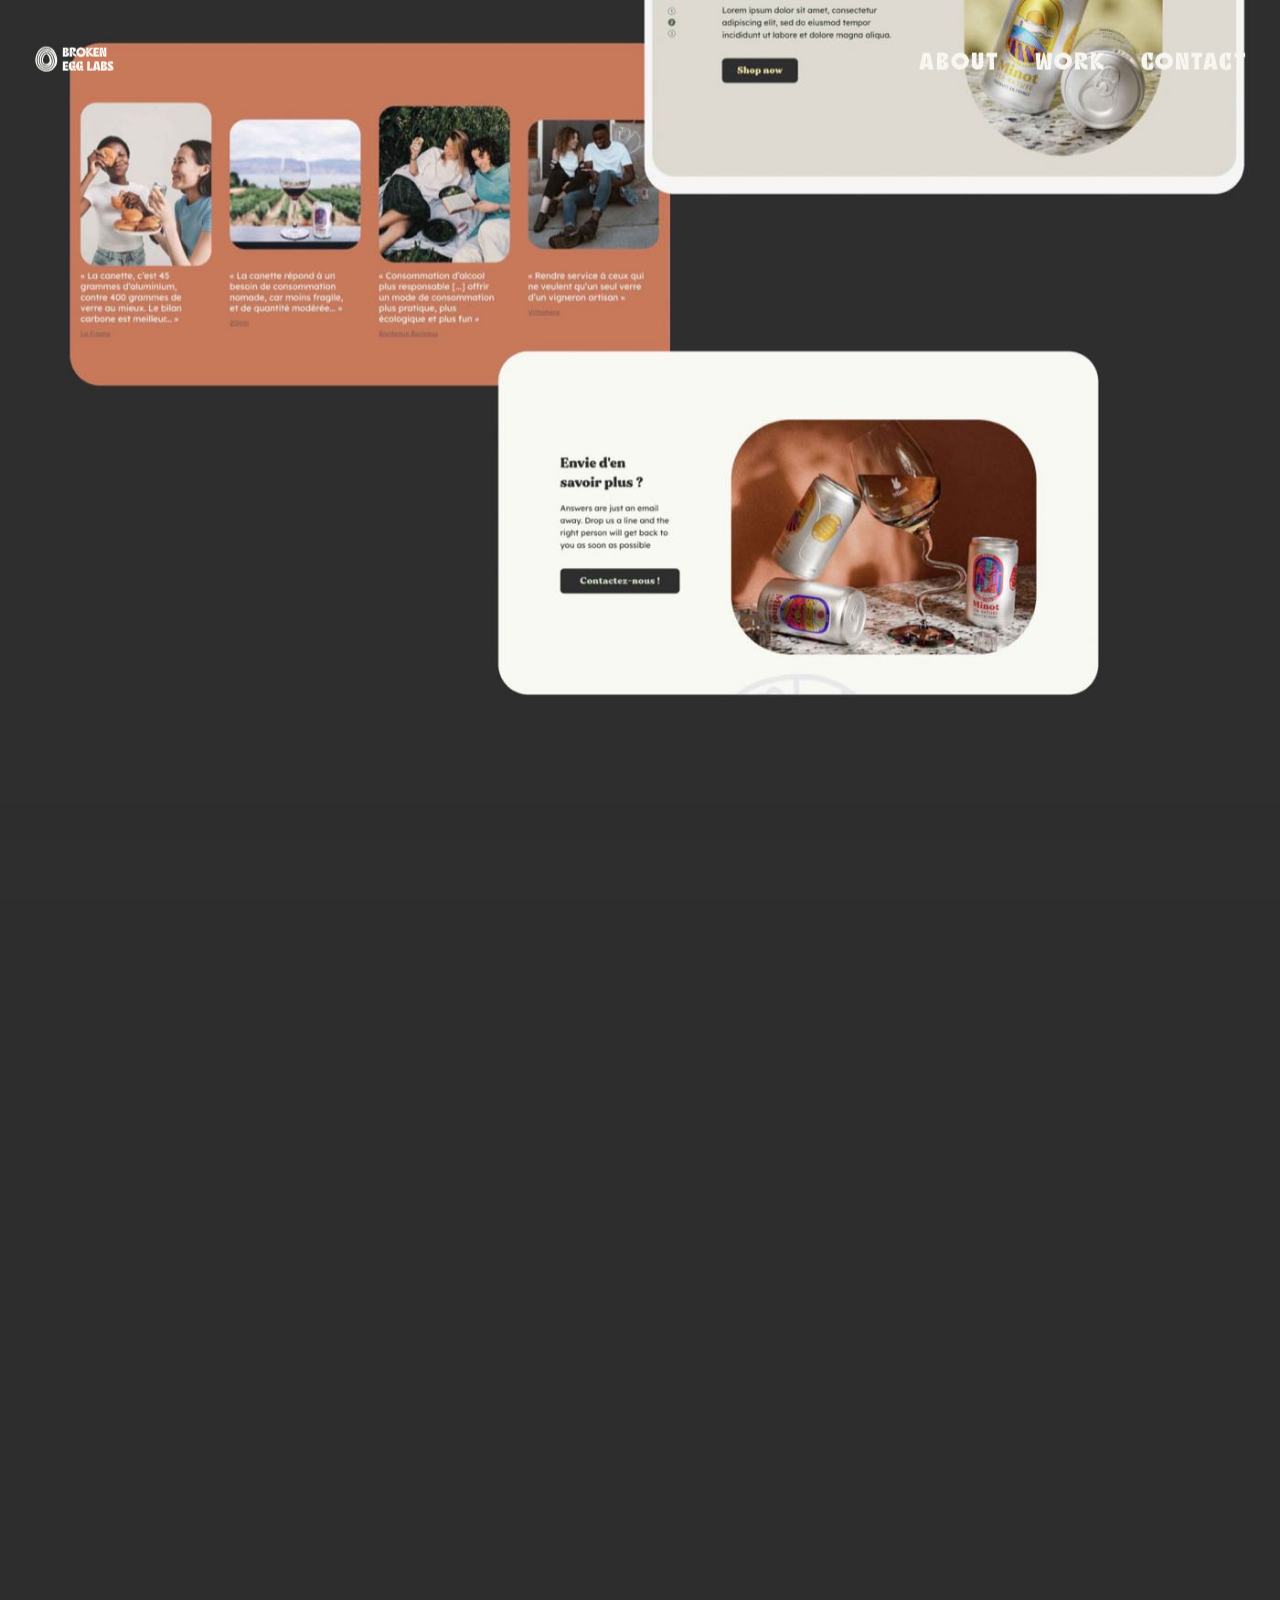
<file: projects/minot-vin.html>
<!DOCTYPE html>
<html class="" lang="en-GB">

<head>
  <meta charset="UTF-8">
  <meta name="viewport" content="width=device-width, initial-scale=1.0, maximum-scale=1.0, user-scalable=0">
  <meta name='robots' content='index, follow, max-image-preview:large, max-snippet:-1, max-video-preview:-1' />

  <title>Minot Vin | Broken Egg Labs</title>
  <meta name="description"
    content="We’re Broken Egg Labs, an award-winning boutique design studio. We deliver spell-binding work for international clients." />
  <link rel="canonical" href="../index.html" />
  <meta property="og:locale" content="en_GB" />
  <meta property="og:type" content="website" />
  <meta property="og:title" content="Broken Egg Labs - Award Winning Web Design &amp; Branding Studio" />
  <meta property="og:description"
    content="We’re Broken Egg Labs, an award-winning boutique design studio. We deliver spell-binding work for international clients." />
  <meta property="og:url" content="https://brokenegglabs.com" />
  <meta property="og:site_name" content="Broken Egg Labs" />
  <meta property="article:modified_time" content="2022-10-06T13:09:02+00:00" />
  <meta name="twitter:card" content="summary_large_image" />

  <link rel='stylesheet' id='custom_css-css' href='../css/main.css' type='text/css' media='all' />
  <link rel='stylesheet' href='../css/bke.css' type='text/css' media='all' />
  <script type='text/javascript' src='../js/jquery.min.js' id='jquery-core-js'></script>
  <script type='text/javascript' src='../js/jquery-migrate.min.js' id='jquery-migrate-js'></script>

  <!-- GA Google Analytics @ -->
  <script>

  </script>
  <link rel="icon" href="../assets/img/favicon/favicon.ico" sizes="192x192" />
  <link rel="apple-touch-icon" href="../assets/img/favicon/apple-touch-icon.png" />
  <meta name="msapplication-TileImage" content="../assets/img/favicon/android-chrome-512x512.png" />
</head>


<body data-barba="wrapper">

  <div class="pre-load">

    <style media="screen">
      .main-wrap {
        opacity: 0;
        /* clip-path: circle(0);
			-webkit-clip-path: circle(0); */
      }
    </style>

    <div class="load-svg flex">
      <svg xmlns="http://www.w3.org/2000/svg" viewBox="0 0 298.2 490">
        <defs>
          <style>
            .cls-1 {
              fill: #F7F6F1;
            }
          </style>
        </defs>
        <g id="Layer_2" data-name="Layer 2">
          <g id="Layer_1-2" data-name="Layer 1">
            <path class="cls-1 l-mask" d="M0,490,7,0H140V448h17.5c7-80.5,35.7-101.5,132.3-88.9L298.2,490Z" />
          </g>
        </g>
      </svg>
      <svg xmlns="http://www.w3.org/2000/svg" viewBox="0 0 516.6 516.6">
        <defs>
          <style>
            .cls-1 {
              fill: #F7F6F1;
            }
          </style>
        </defs>
        <g id="Layer_2" data-name="Layer 2">
          <g id="Layer_1-2" data-name="Layer 1">
            <path class="cls-1 o-mask"
              d="M516.6,258.3c0,142.8-115.5,258.3-258.3,258.3S0,401.1,0,258.3,115.5,0,258.3,0,516.6,115.5,516.6,258.3Zm-135.1,0c0-67.9-55.3-123.2-123.2-123.2S135.1,190.4,135.1,258.3s55.3,123.2,123.2,123.2S381.5,326.2,381.5,258.3Z" />
          </g>
        </g>
      </svg>
      <svg xmlns="http://www.w3.org/2000/svg" viewBox="0 0 420.7 490">
        <defs>
          <style>
            .cls-1 {
              fill: #F7F6F1;
            }
          </style>
        </defs>
        <g id="Layer_2" data-name="Layer 2">
          <g id="Layer_1-2" data-name="Layer 1">
            <path class="cls-1 a-mask"
              d="M261.8,412.3H158.9L147,490H0L106.4,0H314.3L420.7,490h-147Zm-15.4-96.6c-7-28.7-23.1-153.3-23.1-195.3H198.8c0,42-17.5,166.6-24.5,195.3Z" />
          </g>
        </g>
      </svg>
      <svg xmlns="http://www.w3.org/2000/svg" viewBox="0 0 348.89 497.07">
        <defs>
          <style>
            .cls-1 {
              fill: #F7F6F1;
            }
          </style>
        </defs>
        <g id="Layer_2" data-name="Layer 2">
          <g id="Layer_1-2" data-name="Layer 1">
            <path class="cls-1 d-mask"
              d="M120.4.77c152.6-8.4,221.2,51.8,227.5,166.6,12.6,231.7-97.3,329-195.3,329L0,497.07l4.9-490Zm16.1,380.8c46.9,0,76.3-71.4,69.3-176.4-4.9-75.6-19.6-104.3-79.1-94.5Z" />
          </g>
        </g>
      </svg>
    </div>


  </div>




  <main class="work-template-default single single-work postid-571 main-wrap" data-barba="container"
    data-barba-namespace="work" data-bg="#2D2D2D" style="--bg-colour:#2D2D2D">

    <div class="asscroll-container" id="asscroll-wrap" asscroll-container>
      <div class="inner" id="asscroll" asscroll>

        <header>
          <div class="">

            <div class="wrapper flex items-center justify-between">

              <a href="../index.html" class="logo block">
                <svg id="Layer_2" data-name="Layer 2" xmlns="http://www.w3.org/2000/svg"
                  xmlns:xlink="http://www.w3.org/1999/xlink" x="0px" y="0px" viewBox="0 0 1080 688"
                  style="enable-background:new 0 0 1080 688;" xml:space="preserve">
                  <style type="text/css">

                  </style>
                  <g>
                    <path class="white"
                      d="M181.8,503.1c-37.1-0.5-70-13.2-97-39.8c-22.1-21.8-34.9-48.5-40-79C36.3,334.4,57.7,264.4,94.1,226
        c19.5-20.6,42.5-35,70.9-39.6c28.4-4.5,54.6,1.5,78.7,16.8c23.8,15.2,40.9,36.3,53.9,61.1c13.2,25.3,21.4,52.3,23.7,80.7
        c4.3,52.8-12.7,97.2-55.2,130.2C241.8,494.2,213.4,502.7,181.8,503.1z M299.5,324.5c0.4-0.1,0.7-0.2,1.1-0.3
        c-3.2-10.2-5.9-20.6-9.6-30.6c-9.7-26.2-24.1-49.3-46-67.2c-16.7-13.6-35.6-22.1-57.3-23.2c-25.2-1.4-47.3,7-66.8,22.7
        c-21,16.8-35.2,38.7-44.9,63.4c-11.8,29.9-18.5,60.7-13.2,93.1c4.5,26.9,16.1,50.2,35.8,69.1c24.7,23.7,54.5,34.4,88.6,33.5
        c15.7-0.4,30.7-3.7,44.5-11.2c36.4-19.9,55-51.4,57.1-92.2c1.7-32.6-7.4-63.2-22.6-92c-10.1-19.1-23.4-35.6-41.9-47.4
        c-16.6-10.5-34.6-15.3-54.3-11.5c-17.8,3.4-31.9,13.1-43.9,26.3c-15.8,17.4-25.9,37.9-32.1,60.3c-5.2,18.7-8.3,37.5-5.9,57.1
        c4.9,40.9,34,73.5,74.4,82.2c19.7,4.3,39.2,3,57.2-6.8c28.3-15.4,41.7-40.4,42.2-71.7c0.5-29.5-8.1-57.1-23.2-82.6
        c-7-11.8-15.6-22.2-27-29.9c-15.7-10.6-32.2-13.7-49.6-4.1c-7.4,4.1-13.7,9.5-18.9,16.1c-20,25.4-29.8,54.5-29.3,86.6
        c0.5,34.2,24.2,63.3,59.8,67.7c15,1.8,29.1-0.7,41.3-10.4c6.1-4.9,10.9-10.9,13.7-18.4c-0.6,0.2-0.9,0.8-1.3,1.3
        c-15.4,16.9-34.8,22.4-56.8,18.5c-27.6-4.9-46.4-28-48.3-57.5c-0.8-12.2,1.5-24,4.5-35.6c5.1-19.6,13.4-37.7,28-52.3
        c9.2-9.2,20-15,33.6-12.7c11.3,1.9,20.2,8.3,27.9,16.4c11.9,12.4,20.2,27.2,25.9,43.3c7.2,20.4,12.6,41.2,9.9,63.1
        c-2.5,20.1-11.2,37-27.6,49.4c-13.5,10.2-28.9,14-45.6,13.3c-18.3-0.8-35-6.3-49.3-17.8c-23-18.3-33.5-42.8-33.7-71.7
        c-0.2-20.2,4.8-39.7,12.3-58.4c7.5-18.7,17.9-35.6,33.7-48.6c16.5-13.6,35.1-19.3,56.3-14c16.6,4.1,30.2,13.4,41.1,26.3
        c29.2,34.5,42.3,74.7,40.3,119.6c-1.1,25.2-11.5,47-29.8,64.6c-19.3,18.6-42.7,26.9-69.4,26.4c-22.3-0.4-43-6.4-61.2-19.2
        c-33.4-23.4-48.8-56.4-49.7-96.6c-0.4-15.8,2.7-31.2,6.9-46.3c8-29.1,21.3-55.4,43.4-76.5c30.7-29.4,72.6-34.8,109.6-13.9
        c24.8,14,41.7,35.3,54.7,60.2C290.5,297,295.5,310.6,299.5,324.5z M139.9,357.7c0.2,15.5,3.8,27.7,13.8,37.1
        c12.3,11.4,26.9,13.9,42.5,9c15.4-4.8,23.9-16.2,27.6-31.6c2.5-10.6,1-20.9-1.3-31.3c-3.7-17.2-9.8-33.3-21.4-46.8
        c-3.3-3.8-7.5-7-11.6-9.8c-4.6-3.1-9.8-2.9-14.5,0.2c-3.5,2.3-7.1,4.9-9.8,8C148.3,311.6,142.2,335,139.9,357.7z" />
                  </g>
                  <g>
                    <path class="white" d="M437.5,250.8l1.2,4.3c20.4-3,32.9,10.2,32.9,25.7c0,16.8-9.7,32.3-32.6,32.3l-47.6-0.3l1.6-115.3h36.2
        c22.9,0,39,6.6,39,25.5C468.2,240.6,456.2,246.3,437.5,250.8z M422.5,244.4h0.7c7.9,0,12.4-4.6,12.4-13.5c0-8.1-4.4-11.2-12.4-11.2
        h-1.5L422.5,244.4z M424.3,289.7h0.7c8.7,0,13.5-5.1,13.5-14.8c0-8.9-4.8-12.4-13.5-12.4h-1.6L424.3,289.7z" />
                    <path class="white" d="M506.3,273.5c6.4,20.4,6.4,27.7,6.4,39.2h-34.6l1.6-115.3l33.4-0.3c30.5-0.3,47.6,8.7,47.6,28.7
        c0,21.6-18.3,34.7-54.3,34.7v4.3h28.7c6.8,13.7,13.8,16.8,29.1,15.3v32.6c-25.7,0-41.7-6.8-53.5-40L506.3,273.5z M511.7,246.8
        c8.7,0,13.5-5.1,13.5-13.8c0-8.2-4.8-11.7-13.5-11.7h-3.3l1,25.5H511.7z" />
                    <path class="white" d="M685,255.2c0,33.6-27.2,60.8-60.8,60.8c-33.6,0-60.8-27.2-60.8-60.8s27.2-60.8,60.8-60.8
        C657.8,194.5,685,221.6,685,255.2z M653.2,255.2c0-16-13-29-29-29c-16,0-29,13-29,29s13,29,29,29
        C640.2,284.2,653.2,271.2,653.2,255.2z" />
                    <path class="white"
                      d="M691.9,197.4h32.9c-1.6,16.3-6.8,31-20.6,53.4l3.5,2.5l35.2-55.8h37.2l-52.9,66.2l2.3,2.5l14.7-7.4
        c8.2,16.1,17.5,22.1,32.1,21.9v32.1c-25.7,0-42-6.8-60.6-49.2l-3.6,2c10.2,24.9,12.4,35.9,12.7,47.3h-34.6L691.9,197.4z" />
                    <path class="white" d="M851.4,197.4l0.2,26.2h-37.9v34.3h3l5.4-16.8l28.7,6.3c0,23.1-21.4,26-37.1,17.5v20.1h38.2l1.6,27.8h-72.8
        l1.6-115.3H851.4z" />
                    <path class="white" d="M946,197.4l1.6,115.3h-36.2L882.9,221l-4,1.2c9.6,32.8,15.5,71.5,16.3,90.6h-34.6l1.6-115.3h36.2l26.8,86.9
        l4-1.2c-8.4-31.1-15.3-67.8-16.3-85.8H946z" />
                    <path class="white" d="M462,375.3l0.2,26.2h-37.9v34.3h3l5.4-16.8l28.7,6.3c0,23.1-21.4,26-37.1,17.5v20.1h38.2l1.6,27.8h-72.8
        l1.6-115.3H462z" />
                    <path class="white" d="M513,372.7c14.2,0,20.7,1.3,39.5,2.6l-6.9,44.3c-20.7-2.5-34.6-17.9-36.1-35.6l-4-0.3
        c-1.5,13.3-2.6,24.5-2.6,45.3v7.6c0,16.8,4,28.3,12.5,28.3c3.5,0,5.8-2.3,5.8-5.8c0-4.3-2.1-7.6-8.6-9.2v-25h42l1.5,29l-28.2-1.2
        v4.1c16.5,1.3,32.9,1.3,32.9,33.8h-28.8c0-12.5-4.3-18.3-7.9-21.6l-3,2.1c1.8,2.3,3.6,5.4,3.6,9.2c0,5.6-3.6,12.4-15.2,12.4
        c-29.5,0-43.5-22.6-43.5-57.5v-2.8C466.3,396.7,481.9,372.7,513,372.7z" />
                    <path class="white" d="M608.2,372.7c14.2,0,20.7,1.3,39.5,2.6l-6.9,44.3c-20.7-2.5-34.6-17.9-36.1-35.6l-4-0.3
        c-1.5,13.3-2.6,24.5-2.6,45.3v7.6c0,16.8,4,28.3,12.5,28.3c3.5,0,5.8-2.3,5.8-5.8c0-4.3-2.1-7.6-8.6-9.2v-25h42l1.5,29l-28.2-1.2
        v4.1c16.5,1.3,32.9,1.3,32.9,33.8h-28.8c0-12.5-4.3-18.3-7.9-21.6l-3,2.1c1.8,2.3,3.6,5.4,3.6,9.2c0,5.6-3.6,12.4-15.1,12.4
        c-29.5,0-43.5-22.6-43.5-57.5v-2.8C561.5,396.7,577.1,372.7,608.2,372.7z" />
                    <path class="white"
                      d="M702.6,490.6l1.6-115.3h31.3v105.4h4.1c1.6-18.9,8.4-23.9,31.1-20.9l2,30.8H702.6z" />
                    <path class="white" d="M836.1,472.3h-24.2l-2.8,18.3h-34.6l25-115.3h48.9l25,115.3h-34.6L836.1,472.3z M832.5,449.6
        c-1.6-6.8-5.4-36.1-5.4-45.9h-5.8c0,9.9-4.1,39.2-5.8,45.9H832.5z" />
                    <path class="white" d="M924.1,428.6l1.2,4.3c20.4-3,32.9,10.2,32.9,25.7c0,16.8-9.7,32.3-32.6,32.3l-47.6-0.3l1.6-115.3h36.2
        c22.9,0,39,6.6,39,25.5C954.8,418.4,942.8,424.2,924.1,428.6z M909.1,422.2h0.7c7.9,0,12.4-4.6,12.4-13.5c0-8.1-4.4-11.2-12.4-11.2
        h-1.5L909.1,422.2z M910.9,467.5h0.7c8.7,0,13.5-5.1,13.5-14.8c0-8.9-4.8-12.4-13.5-12.4h-1.6L910.9,467.5z" />
                    <path class="white" d="M1038,464.4c0,17.5-13.7,29.1-33.1,29.1c-11.7,0-18.4-4-39.7-3l-4.3-32.4c29-3.5,41.2,3,46.3,23.7l4-1.2
        c-1-9.6-6.1-21.7-15.1-28.3l-12.8-9.4c-13.8-10.2-20.3-22.1-20.3-36.2c0-17.3,9.1-34.1,29-34.1c14.3,0,17,3.8,35.6,2.6l7.2,28.3
        c-28.3,8.7-42.8-0.5-47.6-20.1l-3.3,1.2c1,8.2,5.4,21.7,17.8,30l13.5,9.1C1030.4,433.9,1038,448.1,1038,464.4z" />
                  </g>
                </svg>
              </a>

              <div class="nav-wrapper">
                <nav id="site-navigation" class="main-navigation" role="navigation">
                  <div class="menu-main-container">
                    <ul id="menu-main" class="menu">
                      <li id="menu-item-19"
                        class="menu-item menu-item-type-post_type menu-item-object-page menu-item-19"><a href="../pr.html"
                          class="white">About</a></li>
                      <li id="menu-item-21"
                        class="menu-item menu-item-type-post_type menu-item-object-page menu-item-14"><a
                          href="../cs.html" class="white">Work</a></li>
                      <li id="menu-item-20"
                        class="menu-item menu-item-type-post_type menu-item-object-page menu-item-20"><a
                          href="../contact.html" class="white">Contact</a></li>
                    </ul>
                  </div>
                </nav>
              </div>

            </div>
          </div>


        </header>

        <div class="test">

          <div class="case-study lg-pt3 lgr-pt5">
            <div class="wrapper wrapper--inner">
              <div class="case-study__intro pt8 lgr-my8 lgr-pt0 md-px4 lg-px0 lg-flex justify-between flex-wrap md-mx-auto">
                <h1 class="white col-12 case-study__title">Minot Vin</h1>


                <div class="intro-item my2 lg-col-6 lgr-col-7 lgr-pr4 white">
                  <p>The people at Minot reached out to us to create a fun, playful brand identity targeting youg
                    adults. We worked close together finding an adapted language and imagagery, designed to catch the
                    eyes of the target and evoke curiosity.</p>
                  <p>Our task was to create an E-commerce site and a playful brand identity.</p>
                  <a href="https://minotvin.com/" target="_blank" class="btn btn--primary my2" data-zoom-target="">
                    <span class="btn__text white">Visit site</span><i
                      class="btn__icon btn__icon--append icon-eyes white"></i>
                  </a>
                </div>


                <div class='columns lg-col-6 lgr-col-5 sm-flex sm-mxn3 lg-mxn2 lgr-mxn4'>

                  <div class="intro-item column my2 sm-px3 lg-px2 lgr-px4">

                    <span class="p grey block">Brand Identity</span>

                    <span class="p grey block">Web Design</span>

                    <span class="p grey block">3D</span>

                    <span class="p grey block">Product Photos</span>

                    <span class="p grey block">Development</span>
                  </div>

                </div>




              </div>
            </div>



            <div class="case-study__content">


              <div class="image-block image-block--full">
                <div class="wrapper">
                  <div class="img-wrap">
                    <img width="3840" height="2494" src="/projects/minot/minot-9.jpg"
                      class="attachment-large-image size-large-image" alt="" loading="eager" />
                  </div>
                </div>
              </div>



              <div class="offset-text lg-my5 lgr-my8 md-px4 lg-px0 md-mx-auto">
                <div class="wrapper wrapper--inner">
                  <div class="text-wrap lg-flex justify-between">
                    <h2 class="offset-text__title h2 white my3 lg-my0 lg-col-6 lg-pr6 lgr-col-5">A Refreshing Approach
                      To Wine</h2>

                    <div class="my3 white lg-col-6 lg-my0">
                      <p>After a comprehensive user research, we quickly understood that young adults view wine as a
                        non-approachable product. Minot's and our quest was to hence to make wine more approachable, and
                        remove the feeling of being "a thing for the adults".</p>
                      <p>The website was a fun and collaborative process between us and the people from Minot. We
                        basically built the website based on their creative copy writing.</p>
                    </div>
                  </div>
                </div>
              </div>

              <div class="image-block">
                <div class="wrapper">
                  <div class="img-wrap border-50">
                    <img width="3840" height="3312" src="/projects/minot/minot-2.jpg"
                      class="attachment-large-image size-large-image" alt="" loading="eager" />
                  </div>
                </div>
              </div>


              <div class="image-block image-block--full">
                <div class="wrapper">
                  <div class="img-wrap">
                    <img width="3840" height="2494" src="/projects/minot/minot-3.jpg"
                      class="attachment-large-image size-large-image" alt="" loading="eager" />
                  </div>
                </div>
              </div>



              <div class="image-block image-block--full">
                <div class="wrapper">
                  <div class="img-wrap">
                    <img width="3840" height="3632" src="/projects/minot/minot-4.jpg"
                      class="attachment-large-image size-large-image" alt="" loading="eager" />
                  </div>
                </div>
              </div>



              <div class="image-block image-block--full">
                <div class="wrapper">
                  <div class="img-wrap">
                    <img width="3840" height="2226" src="/projects/minot/minot-1.jpg"
                      class="attachment-large-image size-large-image" alt="" loading="eager" />
                  </div>
                </div>
              </div>

              <div class="text-block md-px4 md-mx-auto my6 lg-my8">
                <div class="wrapper wrapper--inner">
                  <div class="text-wrap white">
                    <p>The 3D and imagery is a mix between realism and surrealism; something complex can be easy to
                      enjoy – just like the Minot wine. We also put the focus on being eco-responsible and how to
                      consume more responsibly.</p>
                  </div>
                </div>
              </div>



              <div class="image-block image-block--full">
                <div class="wrapper">
                  <div class="img-wrap">
                    <img width="3840" height="2226" src="/projects/minot/minot-6.jpg"
                      class="attachment-large-image size-large-image" alt="" loading="eager" />
                  </div>
                </div>
              </div>

              <div class="image-block">
                <div class="wrapper">
                  <div class="videoContainer">
                    <video class="bke-vid" width="100%" autoplay muted loop playsinline preload="metadata">
                      <source src='../assets/video/goroundad-desktop.mp4'
                        type='video/mp4'>
                    </video>
                  </div>
                </div>
              </div>


              <div class="image-block image-block--full">
                <div class="wrapper">
                  <div class="img-wrap">
                    <img width="3840" height="2226" src="/projects/minot/minot-7.jpg"
                      class="attachment-large-image size-large-image" alt="" loading="eager" />
                  </div>
                </div>
              </div>

              <div class="image-block image-block--full">
                <div class="wrapper">
                  <div class="img-wrap">
                    <img width="3840" height="2226" src="/projects/minot/minot-8.jpg"
                      class="attachment-large-image size-large-image" alt="" loading="eager" />
                  </div>
                </div>
              </div>

            </div>

          </div>




          <a class="next-up block relative" href="/projects/el.html">

            <!-- <svg class="next-svg curs" xmlns="http://www.w3.org/2000/svg" viewBox="0 0 1529.244 525"><defs><style>.next-svg .cls-1{fill:#F7F6F1;}</style></defs>
    <g id="Layer_2" data-name="Layer 2" transform="translate(-1238.576 -13.585)" style="isolation: isolate">
      <g id="Layer_1-2" data-name="Layer 1" style="isolation: isolate">
        <path class="cls-1 n-mask" data-name="Path 12271" d="M1627.076,13.585l7.5,525h-165l-129.75-417.75-18,5.25c43.5,149.25,70.5,325.5,74.25,412.5h-157.5l7.5-525h165l122.25,396,18-5.25c-38.25-141.75-69.75-309-74.25-390.75Z"/>
        <path class="cls-1 e-mask" data-name="Path 12272" d="M2004.318,13.585l.75,119.25h-172.5v156h13.5l24.75-76.5,130.5,28.5c0,105-97.5,118.5-168.75,79.5v91.5h174l7.5,126.75h-331.5l7.5-525Z"/>
        <path class="cls-1 x-mask" data-name="Path 12273" d="M2260.813,538.585l-65.25-190.5h-18.75l7.5,190.5h-153.75c-15-192,90-227.25,135.75-238.5l-120-286.5h150.75l57,164.25h18.75l-14.25-164.25h153.75c15,153-78,186.75-129.75,202.5l140.25,322.5Z"/>
        <path class="cls-1 t-mask" data-name="Path 12274" d="M2427.32,145.585l3.75-132h333l3.75,132h-108l12.75,393h-150l9-393Z"/>
      </g>
    </g>
  </svg> -->

            <div class="next-svg curs flex-center flex">
              <svg xmlns="http://www.w3.org/2000/svg" viewBox="0 0 396 525">
                <defs>
                  <style>
                    .cls-1 {
                      fill: #F7F6F1;
                    }
                  </style>
                </defs>
                <g id="Layer_2" data-name="Layer 2">
                  <g id="Layer_1-2" data-name="Layer 1">
                    <path class="cls-1 n-mask"
                      d="M388.5,0,396,525H231L101.25,107.25l-18,5.25C126.75,261.75,153.75,438,157.5,525H0L7.5,0h165L294.75,396l18-5.25C274.5,249,243,81.75,238.5,0Z" />
                  </g>
                </g>
              </svg>
              <svg xmlns="http://www.w3.org/2000/svg" viewBox="0 0 331.5 525">
                <defs>
                  <style>
                    .cls-1 {
                      fill: #F7F6F1;
                    }
                  </style>
                </defs>
                <g id="Layer_2" data-name="Layer 2">
                  <g id="Layer_1-2" data-name="Layer 1">
                    <path class="cls-1 e-mask"
                      d="M321.75,0l.75,119.25H150v156h13.5l24.75-76.5,130.5,28.5c0,105-97.5,118.5-168.75,79.5v91.5H324L331.5,525H0L7.5,0Z" />
                  </g>
                </g>
              </svg>
              <svg xmlns="http://www.w3.org/2000/svg" viewBox="0 0 393.7 525">
                <defs>
                  <style>
                    .cls-1 {
                      fill: #F7F6F1;
                    }
                  </style>
                </defs>
                <g id="Layer_2" data-name="Layer 2">
                  <g id="Layer_1-2" data-name="Layer 1">
                    <path class="cls-1 x-mask"
                      d="M231.7,525,166.45,334.5H147.7L155.2,525H1.45c-15-192,90-227.25,135.75-238.5L17.2,0H168l57,164.25H243.7L229.45,0H383.2c15,153-78,186.75-129.75,202.5L393.7,525Z" />
                  </g>
                </g>
              </svg>
              <svg xmlns="http://www.w3.org/2000/svg" viewBox="0 0 340.5 525">
                <defs>
                  <style>
                    .cls-1 {
                      fill: #F7F6F1;
                    }
                  </style>
                </defs>
                <g id="Layer_2" data-name="Layer 2">
                  <g id="Layer_1-2" data-name="Layer 1">
                    <path class="cls-1 t-mask" d="M0,132,3.75,0h333l3.75,132h-108l12.75,393h-150l9-393Z" />
                  </g>
                </g>
              </svg>
            </div>

            <div class="img-wrap card">
              <div class="img-container img-container--lg">
                <img width="620" height="768" src="/assets/img/el-cover.jpg"
                  class="attachment-ipad-image size-ipad-image" alt="" loading="lazy" />
              </div>

              <svg class="static-cursor" xmlns="http://www.w3.org/2000/svg" width="131.138" height="131.138"
                viewBox="0 0 131.138 131.138">
                <g id="Group_3080" data-name="Group 3080" transform="translate(-1218.8 336.662) rotate(-30)">
                  <circle id="Ellipse_1" data-name="Ellipse 1" cx="48" cy="48" r="48"
                    transform="translate(1199.842 359.412)" />
                  <g id="Group_3077" data-name="Group 3077" transform="translate(5668.326 4471.536)">
                    <path id="Path_12275" data-name="Path 12275"
                      d="M-4412.208-4076.368h-6.971l5.871,5.872a10.54,10.54,0,0,0,6.969,2.613v2.186h-35.444v4.66h35.444v2.185a10.536,10.536,0,0,0-6.969,2.614l-5.871,5.871h6.971l13.658-13Z"
                      transform="translate(0 0)" fill="#F7F6F1" />
                  </g>
                </g>
              </svg>
            </div>
          </a>



        </div>

        <footer class="footer mt2 md-mt3 bg-primary py2">
          <div class="wrapper">

            <div class="footer-wrap">
              <div class="footer__logo col-5">
                <a href="../index.html" class="logo block">
                  <img src="../assets/img/BKE-logo-horizontal-light.svg" alt="">
                </a>
              </div>


              <div class="footer__links md-flex flex-wrap items-center">
                <span class="address">23 rue de Cléry, 75002 Paris</span>

                <span class="copyright md-col-12">&copy; Broken Egg Labs Ltd. All Rights Reserved 2026</span>
              </div>
            </div>

          </div>
        </footer>


        <svg class="cursor" xmlns="http://www.w3.org/2000/svg" width="131.138" height="131.138"
          viewBox="0 0 131.138 131.138">
          <g id="Group_3080" data-name="Group 3080" transform="translate(-1218.8 336.662) rotate(-30)">
            <circle id="Ellipse_1" data-name="Ellipse 1" cx="48" cy="48" r="48"
              transform="translate(1199.842 359.412)" />
            <g id="Group_3077" data-name="Group 3077" transform="translate(5668.326 4471.536)">
              <path id="Path_12275" data-name="Path 12275"
                d="M-4412.208-4076.368h-6.971l5.871,5.872a10.54,10.54,0,0,0,6.969,2.613v2.186h-35.444v4.66h35.444v2.185a10.536,10.536,0,0,0-6.969,2.614l-5.871,5.871h6.971l13.658-13Z"
                transform="translate(0 0)" fill="#F7F6F1" />
            </g>
          </g>
        </svg>


        <script type="text/javascript" src="https://c.sproutvideo.com/player_api.js"></script>

        <script type='text/javascript' src='../js/main.js' id='scripts-js'></script>

      </div>
    </div>

  </main>



  <div class="swipe"></div>


  <script src='../js/bke.js' defer></script>
</body>

</html>
</file>
<file: css/main.css>
@import url('https://fonts.googleapis.com/css2?family=Calistoga&display=swap');
@import url('https://fonts.googleapis.com/css2?family=Kumbh+Sans:wght@100;200;300;400;500;600;700;800;900&display=swap');

i {
  text-decoration: none;
  font-style: normal;
}
.mobile-hidden {
  display: none;
}
.desktop-hidden {
  display: block;
}
@media (min-width: 55em) {
  .mobile-hidden {
    display: inherit;
  }
  .desktop-hidden {
    display: none;
  }
}
@charset "UTF-8";
.m0 {
  margin: 0;
}
.mt0 {
  margin-top: 0;
}
.mr0 {
  margin-right: 0;
}
.mb0 {
  margin-bottom: 0;
}
.mb-1 {
  margin-bottom: 1rem;
}
.mb-5 {
  margin-bottom: 0.5rem;
}
.ml0 {
  margin-left: 0;
}
.mx0 {
  margin-left: 0;
  margin-right: 0;
}
.mx-5 {
  margin-left: 0.5rem;
  margin-right: 0.5rem;
}
.mxn-5 {
  margin-left: -0.5rem;
  margin-right: -0.5rem;
}
.my0 {
  margin-top: 0;
  margin-bottom: 0;
}
.m1 {
  margin: 1rem;
}
.mt1 {
  margin-top: 1rem;
}
.mr1 {
  margin-right: 1rem;
}
.mb1 {
  margin-bottom: 1rem;
}
.ml1 {
  margin-left: 1rem;
}
.mx1 {
  margin-left: 1rem;
  margin-right: 1rem;
}
.my1 {
  margin-top: 1rem;
  margin-bottom: 1rem;
}
.m2 {
  margin: 2rem;
}
.mt2 {
  margin-top: 2rem;
}
.mt-3 {
  margin-top: -3rem;
}
.mr2 {
  margin-right: 2rem;
}
.mb2 {
  margin-bottom: 2rem;
}
.ml2 {
  margin-left: 2rem;
}
.mx2 {
  margin-left: 2rem;
  margin-right: 2rem;
}
.my2 {
  margin-top: 2rem;
  margin-bottom: 2rem;
}
.m3 {
  margin: 3rem;
}
.mt3 {
  margin-top: 3rem;
}
.mr3 {
  margin-right: 3rem;
}
.mb3 {
  margin-bottom: 3rem;
}
.ml3 {
  margin-left: 3rem;
}
.mx3 {
  margin-left: 3rem;
  margin-right: 3rem;
}
.my3 {
  margin-top: 3rem;
  margin-bottom: 3rem;
}
.m4 {
  margin: 4rem;
}
.mt4 {
  margin-top: 4rem;
}
.mr4 {
  margin-right: 4rem;
}
.mb4 {
  margin-bottom: 4rem;
}
.ml4 {
  margin-left: 4rem;
}
.mx4 {
  margin-left: 4rem;
  margin-right: 4rem;
}
.my4 {
  margin-top: 4rem;
  margin-bottom: 4rem;
}
.m5 {
  margin: 5rem;
}
.mt5 {
  margin-top: 5rem;
}
.mr5 {
  margin-right: 5rem;
}
.mb5 {
  margin-bottom: 5rem;
}
.ml5 {
  margin-left: 5rem;
}
.mx5 {
  margin-left: 5rem;
  margin-right: 5rem;
}
.my5 {
  margin-top: 5rem;
  margin-bottom: 5rem;
}
.m6 {
  margin: 6rem;
}
.mt6 {
  margin-top: 6rem;
}
.mr6 {
  margin-right: 6rem;
}
.mb6 {
  margin-bottom: 6rem;
}
.ml6 {
  margin-left: 6rem;
}
.mx6 {
  margin-left: 6rem;
  margin-right: 6rem;
}
.my6 {
  margin-top: 6rem;
  margin-bottom: 6rem;
}
.m7 {
  margin: 7rem;
}
.mt7 {
  margin-top: 7rem;
}
.mr7 {
  margin-right: 7rem;
}
.mb7 {
  margin-bottom: 7rem;
}
.ml7 {
  margin-left: 7rem;
}
.mx7 {
  margin-left: 7rem;
  margin-right: 7rem;
}
.my7 {
  margin-top: 7rem;
  margin-bottom: 7rem;
}
.m8 {
  margin: 8rem;
}
.mt8 {
  margin-top: 8rem;
}
.mr8 {
  margin-right: 8rem;
}
.mb8 {
  margin-bottom: 8rem;
}
.ml8 {
  margin-left: 8rem;
}
.mx8 {
  margin-left: 8rem;
  margin-right: 8rem;
}
.my8 {
  margin-top: 8rem;
  margin-bottom: 8rem;
}
.mxn1 {
  margin-left: -1rem;
  margin-right: -1rem;
}
.mxn2 {
  margin-left: -2rem;
  margin-right: -2rem;
}
.mxn3 {
  margin-left: -3rem;
  margin-right: -3rem;
}
.mxn4 {
  margin-left: -4rem;
  margin-right: -4rem;
}
.mxn5 {
  margin-left: -5rem;
  margin-right: -5rem;
}
.mxn6 {
  margin-left: -6rem;
  margin-right: -6rem;
}
.mxn7 {
  margin-left: -7rem;
  margin-right: -7rem;
}
.mxn8 {
  margin-left: -8rem;
  margin-right: -8rem;
}
.ml-auto {
  margin-left: auto;
}
.mr-auto {
  margin-right: auto;
}
.mx-auto {
  margin-left: auto;
  margin-right: auto;
}
.myn1 {
  margin-top: -1rem;
  margin-bottom: -1rem;
}
.myn2 {
  margin-top: -2rem;
  margin-bottom: -2rem;
}
.myn3 {
  margin-top: -3rem;
  margin-bottom: -3rem;
}
.myn4 {
  margin-top: -4rem;
  margin-bottom: -4rem;
}
.myn5 {
  margin-top: -5rem;
  margin-bottom: -5rem;
}
.myn6 {
  margin-top: -6rem;
  margin-bottom: -6rem;
}
.myn7 {
  margin-top: -7rem;
  margin-bottom: -7rem;
}
.myn8 {
  margin-top: -8rem;
  margin-bottom: -8rem;
}
@media (min-width: 48em) {
  .md-myn1 {
    margin-top: -1rem;
    margin-bottom: -1rem;
  }
  .md-myn2 {
    margin-top: -2rem;
    margin-bottom: -2rem;
  }
  .md-myn3 {
    margin-top: -3rem;
    margin-bottom: -3rem;
  }
  .md-myn4 {
    margin-top: -4rem;
    margin-bottom: -4rem;
  }
  .md-myn5 {
    margin-top: -5rem;
    margin-bottom: -5rem;
  }
  .md-myn6 {
    margin-top: -6rem;
    margin-bottom: -6rem;
  }
  .md-myn7 {
    margin-top: -7rem;
    margin-bottom: -7rem;
  }
  .md-myn8 {
    margin-top: -8rem;
    margin-bottom: -8rem;
  }
}
@media (min-width: 64em) {
  .lg-myn1 {
    margin-top: -1rem;
    margin-bottom: -1rem;
  }
  .lg-myn2 {
    margin-top: -2rem;
    margin-bottom: -2rem;
  }
  .lg-myn3 {
    margin-top: -3rem;
    margin-bottom: -3rem;
  }
  .lg-myn4 {
    margin-top: -4rem;
    margin-bottom: -4rem;
  }
  .lg-myn5 {
    margin-top: -5rem;
    margin-bottom: -5rem;
  }
  .lg-myn6 {
    margin-top: -6rem;
    margin-bottom: -6rem;
  }
  .lg-myn7 {
    margin-top: -7rem;
    margin-bottom: -7rem;
  }
  .lg-myn8 {
    margin-top: -8rem;
    margin-bottom: -8rem;
  }
}
@media (min-width: 90em) {
  .lgr-myn1 {
    margin-top: -1rem;
    margin-bottom: -1rem;
  }
  .lgr-myn2 {
    margin-top: -2rem;
    margin-bottom: -2rem;
  }
  .lgr-myn3 {
    margin-top: -3rem;
    margin-bottom: -3rem;
  }
  .lgr-myn4 {
    margin-top: -4rem;
    margin-bottom: -4rem;
  }
  .lgr-myn5 {
    margin-top: -5rem;
    margin-bottom: -5rem;
  }
  .lgr-myn6 {
    margin-top: -6rem;
    margin-bottom: -6rem;
  }
  .lgr-myn7 {
    margin-top: -7rem;
    margin-bottom: -7rem;
  }
  .lgr-myn8 {
    margin-top: -8rem;
    margin-bottom: -8rem;
  }
}
@media (min-width: 0em) {
  .xs-m0 {
    margin: 0;
  }
  .xs-mt0 {
    margin-top: 0;
  }
  .xs-mr0 {
    margin-right: 0;
  }
  .xs-mb0 {
    margin-bottom: 0;
  }
  .xs-ml0 {
    margin-left: 0;
  }
  .xs-mx0 {
    margin-left: 0;
    margin-right: 0;
  }
  .xs-my0 {
    margin-top: 0;
    margin-bottom: 0;
  }
  .xs-m1 {
    margin: 1rem;
  }
  .xs-mt1 {
    margin-top: 1rem;
  }
  .xs-mr1 {
    margin-right: 1rem;
  }
  .xs-mb1 {
    margin-bottom: 1rem;
  }
  .xs-ml1 {
    margin-left: 1rem;
  }
  .xs-mx1 {
    margin-left: 1rem;
    margin-right: 1rem;
  }
  .xs-my1 {
    margin-top: 1rem;
    margin-bottom: 1rem;
  }
  .xs-m2 {
    margin: 2rem;
  }
  .xs-mt2 {
    margin-top: 2rem;
  }
  .xs-mr2 {
    margin-right: 2rem;
  }
  .xs-mb2 {
    margin-bottom: 2rem;
  }
  .xs-ml2 {
    margin-left: 2rem;
  }
  .xs-mx2 {
    margin-left: 2rem;
    margin-right: 2rem;
  }
  .xs-my2 {
    margin-top: 2rem;
    margin-bottom: 2rem;
  }
  .xs-m3 {
    margin: 3rem;
  }
  .xs-mt3 {
    margin-top: 3rem;
  }
  .xs-mr3 {
    margin-right: 3rem;
  }
  .xs-mb3 {
    margin-bottom: 3rem;
  }
  .xs-ml3 {
    margin-left: 3rem;
  }
  .xs-mx3 {
    margin-left: 3rem;
    margin-right: 3rem;
  }
  .xs-my3 {
    margin-top: 3rem;
    margin-bottom: 3rem;
  }
  .xs-m4 {
    margin: 4rem;
  }
  .xs-mt4 {
    margin-top: 4rem;
  }
  .xs-mr4 {
    margin-right: 4rem;
  }
  .xs-mb4 {
    margin-bottom: 4rem;
  }
  .xs-ml4 {
    margin-left: 4rem;
  }
  .xs-mx4 {
    margin-left: 4rem;
    margin-right: 4rem;
  }
  .xs-my4 {
    margin-top: 4rem;
    margin-bottom: 4rem;
  }
  .xs-m5 {
    margin: 5rem;
  }
  .xs-mt5 {
    margin-top: 5rem;
  }
  .xs-mr5 {
    margin-right: 5rem;
  }
  .xs-mb5 {
    margin-bottom: 5rem;
  }
  .xs-ml5 {
    margin-left: 5rem;
  }
  .xs-mx5 {
    margin-left: 5rem;
    margin-right: 5rem;
  }
  .xs-my5 {
    margin-top: 5rem;
    margin-bottom: 5rem;
  }
  .xs-m6 {
    margin: 6rem;
  }
  .xs-mt6 {
    margin-top: 6rem;
  }
  .xs-mr6 {
    margin-right: 6rem;
  }
  .xs-mb6 {
    margin-bottom: 6rem;
  }
  .xs-ml6 {
    margin-left: 6rem;
  }
  .xs-mx6 {
    margin-left: 6rem;
    margin-right: 6rem;
  }
  .xs-my6 {
    margin-top: 6rem;
    margin-bottom: 6rem;
  }
  .xs-m7 {
    margin: 7rem;
  }
  .xs-mt7 {
    margin-top: 7rem;
  }
  .xs-mr7 {
    margin-right: 7rem;
  }
  .xs-mb7 {
    margin-bottom: 7rem;
  }
  .xs-ml7 {
    margin-left: 7rem;
  }
  .xs-mx7 {
    margin-left: 7rem;
    margin-right: 7rem;
  }
  .xs-my7 {
    margin-top: 7rem;
    margin-bottom: 7rem;
  }
  .xs-m8 {
    margin: 8rem;
  }
  .xs-mt8 {
    margin-top: 8rem;
  }
  .xs-mr8 {
    margin-right: 8rem;
  }
  .xs-mb8 {
    margin-bottom: 8rem;
  }
  .xs-ml8 {
    margin-left: 8rem;
  }
  .xs-mx8 {
    margin-left: 8rem;
    margin-right: 8rem;
  }
  .xs-my8 {
    margin-top: 8rem;
    margin-bottom: 8rem;
  }
  .xs-mxn1 {
    margin-left: -1rem;
    margin-right: -1rem;
  }
  .xs-mxn2 {
    margin-left: -2rem;
    margin-right: -2rem;
  }
  .xs-mxn3 {
    margin-left: -3rem;
    margin-right: -3rem;
  }
  .xs-mxn4 {
    margin-left: -4rem;
    margin-right: -4rem;
  }
  .xs-ml-auto {
    margin-left: auto;
  }
  .xs-mr-auto {
    margin-right: auto;
  }
  .xs-mx-auto {
    margin-left: auto;
    margin-right: auto;
  }
}
@media (min-width: 40em) {
  .sm-m0 {
    margin: 0;
  }
  .sm-mt0 {
    margin-top: 0;
  }
  .sm-mr0 {
    margin-right: 0;
  }
  .sm-mb0 {
    margin-bottom: 0;
  }
  .sm-ml0 {
    margin-left: 0;
  }
  .sm-mx0 {
    margin-left: 0;
    margin-right: 0;
  }
  .sm-my0 {
    margin-top: 0;
    margin-bottom: 0;
  }
  .sm-m1 {
    margin: 1rem;
  }
  .sm-mt1 {
    margin-top: 1rem;
  }
  .sm-mr1 {
    margin-right: 1rem;
  }
  .sm-mb1 {
    margin-bottom: 1rem;
  }
  .sm-mb-5 {
    margin-bottom: 0.5rem;
  }
  .sm-ml1 {
    margin-left: 1rem;
  }
  .sm-mx1 {
    margin-left: 1rem;
    margin-right: 1rem;
  }
  .sm-my1 {
    margin-top: 1rem;
    margin-bottom: 1rem;
  }
  .sm-m2 {
    margin: 2rem;
  }
  .sm-mt2 {
    margin-top: 2rem;
  }
  .sm-mr2 {
    margin-right: 2rem;
  }
  .sm-mb2 {
    margin-bottom: 2rem;
  }
  .sm-ml2 {
    margin-left: 2rem;
  }
  .sm-mx2 {
    margin-left: 2rem;
    margin-right: 2rem;
  }
  .sm-my2 {
    margin-top: 2rem;
    margin-bottom: 2rem;
  }
  .sm-m3 {
    margin: 3rem;
  }
  .sm-mt3 {
    margin-top: 3rem;
  }
  .sm-mr3 {
    margin-right: 3rem;
  }
  .sm-mb3 {
    margin-bottom: 3rem;
  }
  .sm-ml3 {
    margin-left: 3rem;
  }
  .sm-mx3 {
    margin-left: 3rem;
    margin-right: 3rem;
  }
  .sm-my3 {
    margin-top: 3rem;
    margin-bottom: 3rem;
  }
  .sm-m4 {
    margin: 4rem;
  }
  .sm-mt4 {
    margin-top: 4rem;
  }
  .sm-mr4 {
    margin-right: 4rem;
  }
  .sm-mb4 {
    margin-bottom: 4rem;
  }
  .sm-ml4 {
    margin-left: 4rem;
  }
  .sm-mx4 {
    margin-left: 4rem;
    margin-right: 4rem;
  }
  .sm-my4 {
    margin-top: 4rem;
    margin-bottom: 4rem;
  }
  .sm-m5 {
    margin: 5rem;
  }
  .sm-mt5 {
    margin-top: 5rem;
  }
  .sm-mr5 {
    margin-right: 5rem;
  }
  .sm-mb5 {
    margin-bottom: 5rem;
  }
  .sm-ml5 {
    margin-left: 5rem;
  }
  .sm-mx5 {
    margin-left: 5rem;
    margin-right: 5rem;
  }
  .sm-my5 {
    margin-top: 5rem;
    margin-bottom: 5rem;
  }
  .sm-m6 {
    margin: 6rem;
  }
  .sm-mt6 {
    margin-top: 6rem;
  }
  .sm-mr6 {
    margin-right: 6rem;
  }
  .sm-mb6 {
    margin-bottom: 6rem;
  }
  .sm-ml6 {
    margin-left: 6rem;
  }
  .sm-mx6 {
    margin-left: 6rem;
    margin-right: 6rem;
  }
  .sm-my6 {
    margin-top: 6rem;
    margin-bottom: 6rem;
  }
  .sm-m7 {
    margin: 7rem;
  }
  .sm-mt7 {
    margin-top: 7rem;
  }
  .sm-mr7 {
    margin-right: 7rem;
  }
  .sm-mb7 {
    margin-bottom: 7rem;
  }
  .sm-ml7 {
    margin-left: 7rem;
  }
  .sm-mx7 {
    margin-left: 7rem;
    margin-right: 7rem;
  }
  .sm-my7 {
    margin-top: 7rem;
    margin-bottom: 7rem;
  }
  .sm-m8 {
    margin: 8rem;
  }
  .sm-mt8 {
    margin-top: 8rem;
  }
  .sm-mr8 {
    margin-right: 8rem;
  }
  .sm-mb8 {
    margin-bottom: 8rem;
  }
  .sm-ml8 {
    margin-left: 8rem;
  }
  .sm-mx8 {
    margin-left: 8rem;
    margin-right: 8rem;
  }
  .sm-my8 {
    margin-top: 8rem;
    margin-bottom: 8rem;
  }
  .sm-mxn1 {
    margin-left: -1rem;
    margin-right: -1rem;
  }
  .sm-mxn2 {
    margin-left: -2rem;
    margin-right: -2rem;
  }
  .sm-mxn3 {
    margin-left: -3rem;
    margin-right: -3rem;
  }
  .sm-mxn4 {
    margin-left: -4rem;
    margin-right: -4rem;
  }
  .sm-ml-auto {
    margin-left: auto;
  }
  .sm-mr-auto {
    margin-right: auto;
  }
  .sm-mx-auto {
    margin-left: auto;
    margin-right: auto;
  }
}
@media (min-width: 48em) {
  .md-m0 {
    margin: 0;
  }
  .md-mt0 {
    margin-top: 0;
  }
  .md-mr0 {
    margin-right: 0;
  }
  .md-mb0 {
    margin-bottom: 0;
  }
  .md-ml0 {
    margin-left: 0;
  }
  .md-mx0 {
    margin-left: 0;
    margin-right: 0;
  }
  .md-my0 {
    margin-top: 0;
    margin-bottom: 0;
  }
  .md-m1 {
    margin: 1rem;
  }
  .md-mt1 {
    margin-top: 1rem;
  }
  .md-mr1 {
    margin-right: 1rem;
  }
  .md-mb1 {
    margin-bottom: 1rem;
  }
  .md-ml1 {
    margin-left: 1rem;
  }
  .md-mx1 {
    margin-left: 1rem;
    margin-right: 1rem;
  }
  .md-my1 {
    margin-top: 1rem;
    margin-bottom: 1rem;
  }
  .md-m2 {
    margin: 2rem;
  }
  .md-mt2 {
    margin-top: 2rem;
  }
  .md-mr2 {
    margin-right: 2rem;
  }
  .md-mb2 {
    margin-bottom: 2rem;
  }
  .md-ml2 {
    margin-left: 2rem;
  }
  .md-mx2 {
    margin-left: 2rem;
    margin-right: 2rem;
  }
  .md-my2 {
    margin-top: 2rem;
    margin-bottom: 2rem;
  }
  .md-m3 {
    margin: 3rem;
  }
  .md-mt3 {
    margin-top: 3rem;
  }
  .md-mr3 {
    margin-right: 3rem;
  }
  .md-mb3 {
    margin-bottom: 3rem;
  }
  .md-ml3 {
    margin-left: 3rem;
  }
  .md-mx3 {
    margin-left: 3rem;
    margin-right: 3rem;
  }
  .md-my3 {
    margin-top: 3rem;
    margin-bottom: 3rem;
  }
  .md-m4 {
    margin: 4rem;
  }
  .md-mt4 {
    margin-top: 4rem;
  }
  .md-mr4 {
    margin-right: 4rem;
  }
  .md-mb4 {
    margin-bottom: 4rem;
  }
  .md-ml4 {
    margin-left: 4rem;
  }
  .md-mx4 {
    margin-left: 4rem;
    margin-right: 4rem;
  }
  .md-my4 {
    margin-top: 4rem;
    margin-bottom: 4rem;
  }
  .md-m5 {
    margin: 5rem;
  }
  .md-mt5 {
    margin-top: 5rem;
  }
  .md-mr5 {
    margin-right: 5rem;
  }
  .md-mb5 {
    margin-bottom: 5rem;
  }
  .md-ml5 {
    margin-left: 5rem;
  }
  .md-mx5 {
    margin-left: 5rem;
    margin-right: 5rem;
  }
  .md-my5 {
    margin-top: 5rem;
    margin-bottom: 5rem;
  }
  .md-m6 {
    margin: 6rem;
  }
  .md-mt6 {
    margin-top: 6rem;
  }
  .md-mr6 {
    margin-right: 6rem;
  }
  .md-mb6 {
    margin-bottom: 6rem;
  }
  .md-ml6 {
    margin-left: 6rem;
  }
  .md-mx6 {
    margin-left: 6rem;
    margin-right: 6rem;
  }
  .md-my6 {
    margin-top: 6rem;
    margin-bottom: 6rem;
  }
  .md-m7 {
    margin: 7rem;
  }
  .md-mt7 {
    margin-top: 7rem;
  }
  .md-mr7 {
    margin-right: 7rem;
  }
  .md-mb7 {
    margin-bottom: 7rem;
  }
  .md-ml7 {
    margin-left: 7rem;
  }
  .md-mx7 {
    margin-left: 7rem;
    margin-right: 7rem;
  }
  .md-my7 {
    margin-top: 7rem;
    margin-bottom: 7rem;
  }
  .md-m8 {
    margin: 8rem;
  }
  .md-mt8 {
    margin-top: 8rem;
  }
  .md-mr8 {
    margin-right: 8rem;
  }
  .md-mb8 {
    margin-bottom: 8rem;
  }
  .md-ml8 {
    margin-left: 8rem;
  }
  .md-mx8 {
    margin-left: 8rem;
    margin-right: 8rem;
  }
  .md-my8 {
    margin-top: 8rem;
    margin-bottom: 8rem;
  }
  .md-mxn1 {
    margin-left: -1rem;
    margin-right: -1rem;
  }
  .md-mxn2 {
    margin-left: -2rem;
    margin-right: -2rem;
  }
  .md-mxn3 {
    margin-left: -3rem;
    margin-right: -3rem;
  }
  .md-mxn4 {
    margin-left: -4rem;
    margin-right: -4rem;
  }
  .md-ml-auto {
    margin-left: auto;
  }
  .md-mr-auto {
    margin-right: auto;
  }
  .md-mx-auto {
    margin-left: auto;
    margin-right: auto;
  }
}
@media (min-width: 64em) {
  .lg-m0 {
    margin: 0;
  }
  .lg-mt0 {
    margin-top: 0;
  }
  .lg-mr0 {
    margin-right: 0;
  }
  .lg-mb0 {
    margin-bottom: 0;
  }
  .lg-mb-1-5 {
    margin-bottom: 1.5rem;
  }
  .lg-ml0 {
    margin-left: 0;
  }
  .lg-mx0 {
    margin-left: 0;
    margin-right: 0;
  }
  .lg-my0 {
    margin-top: 0;
    margin-bottom: 0;
  }
  .lg-m1 {
    margin: 1rem;
  }
  .lg-mt1 {
    margin-top: 1rem;
  }
  .lg-mr1 {
    margin-right: 1rem;
  }
  .lg-mb1 {
    margin-bottom: 1rem;
  }
  .lg-ml1 {
    margin-left: 1rem;
  }
  .lg-mx1 {
    margin-left: 1rem;
    margin-right: 1rem;
  }
  .lg-my1 {
    margin-top: 1rem;
    margin-bottom: 1rem;
  }
  .lg-m2 {
    margin: 2rem;
  }
  .lg-mt2 {
    margin-top: 2rem;
  }
  .lg-mr2 {
    margin-right: 2rem;
  }
  .lg-mb2 {
    margin-bottom: 2rem;
  }
  .lg-ml2 {
    margin-left: 2rem;
  }
  .lg-mx2 {
    margin-left: 2rem;
    margin-right: 2rem;
  }
  .lg-my2 {
    margin-top: 2rem;
    margin-bottom: 2rem;
  }
  .lg-m3 {
    margin: 3rem;
  }
  .lg-mt3 {
    margin-top: 3rem;
  }
  .lg-mr3 {
    margin-right: 3rem;
  }
  .lg-mb3 {
    margin-bottom: 3rem;
  }
  .lg-ml3 {
    margin-left: 3rem;
  }
  .lg-mx3 {
    margin-left: 3rem;
    margin-right: 3rem;
  }
  .lg-my3 {
    margin-top: 3rem;
    margin-bottom: 3rem;
  }
  .lg-m4 {
    margin: 4rem;
  }
  .lg-mt4 {
    margin-top: 4rem;
  }
  .lg-mr4 {
    margin-right: 4rem;
  }
  .lg-mb4 {
    margin-bottom: 4rem;
  }
  .lg-ml4 {
    margin-left: 4rem;
  }
  .lg-mx4 {
    margin-left: 4rem;
    margin-right: 4rem;
  }
  .lg-my4 {
    margin-top: 4rem;
    margin-bottom: 4rem;
  }
  .lg-m5 {
    margin: 5rem;
  }
  .lg-mt5 {
    margin-top: 5rem;
  }
  .lg-mr5 {
    margin-right: 5rem;
  }
  .lg-mb5 {
    margin-bottom: 5rem;
  }
  .lg-ml5 {
    margin-left: 5rem;
  }
  .lg-mx5 {
    margin-left: 5rem;
    margin-right: 5rem;
  }
  .lg-my5 {
    margin-top: 5rem;
    margin-bottom: 5rem;
  }
  .lg-m6 {
    margin: 6rem;
  }
  .lg-mt6 {
    margin-top: 6rem;
  }
  .lg-mr6 {
    margin-right: 6rem;
  }
  .lg-mb6 {
    margin-bottom: 6rem;
  }
  .lg-ml6 {
    margin-left: 6rem;
  }
  .lg-mx6 {
    margin-left: 6rem;
    margin-right: 6rem;
  }
  .lg-my6 {
    margin-top: 6rem;
    margin-bottom: 6rem;
  }
  .lg-m7 {
    margin: 7rem;
  }
  .lg-mt7 {
    margin-top: 7rem;
  }
  .lg-mr7 {
    margin-right: 7rem;
  }
  .lg-mb7 {
    margin-bottom: 7rem;
  }
  .lg-ml7 {
    margin-left: 7rem;
  }
  .lg-mx7 {
    margin-left: 7rem;
    margin-right: 7rem;
  }
  .lg-my7 {
    margin-top: 7rem;
    margin-bottom: 7rem;
  }
  .lg-m8 {
    margin: 8rem;
  }
  .lg-mt8 {
    margin-top: 8rem;
  }
  .lg-mr8 {
    margin-right: 8rem;
  }
  .lg-mb8 {
    margin-bottom: 8rem;
  }
  .lg-ml8 {
    margin-left: 8rem;
  }
  .lg-mx8 {
    margin-left: 8rem;
    margin-right: 8rem;
  }
  .lg-my8 {
    margin-top: 8rem;
    margin-bottom: 8rem;
  }
  .lg-mxn1 {
    margin-left: -1rem;
    margin-right: -1rem;
  }
  .lg-mxn2 {
    margin-left: -2rem;
    margin-right: -2rem;
  }
  .lg-mxn3 {
    margin-left: -3rem;
    margin-right: -3rem;
  }
  .lg-mxn4 {
    margin-left: -4rem;
    margin-right: -4rem;
  }
  .lg-ml-auto {
    margin-left: auto;
  }
  .lg-mr-auto {
    margin-right: auto;
  }
  .lg-mx-auto {
    margin-left: auto !important;
    margin-right: auto !important;
  }
}
@media (min-width: 90em) {
  .lgr-m0 {
    margin: 0;
  }
  .lgr-mt0 {
    margin-top: 0;
  }
  .lgr-mr0 {
    margin-right: 0;
  }
  .lgr-mb0 {
    margin-bottom: 0;
  }
  .lgr-mb-1-5 {
    margin-bottom: 1.5rem;
  }
  .lgr-ml0 {
    margin-left: 0;
  }
  .lgr-mx0 {
    margin-left: 0;
    margin-right: 0;
  }
  .lgr-my0 {
    margin-top: 0;
    margin-bottom: 0;
  }
  .lgr-m1 {
    margin: 1rem;
  }
  .lgr-mt1 {
    margin-top: 1rem;
  }
  .lgr-mr1 {
    margin-right: 1rem;
  }
  .lgr-mb1 {
    margin-bottom: 1rem;
  }
  .lgr-ml1 {
    margin-left: 1rem;
  }
  .lgr-mx1 {
    margin-left: 1rem;
    margin-right: 1rem;
  }
  .lgr-my1 {
    margin-top: 1rem;
    margin-bottom: 1rem;
  }
  .lgr-m2 {
    margin: 2rem;
  }
  .lgr-mt2 {
    margin-top: 2rem;
  }
  .lgr-mr2 {
    margin-right: 2rem;
  }
  .lgr-mb2 {
    margin-bottom: 2rem;
  }
  .lgr-ml2 {
    margin-left: 2rem;
  }
  .lgr-mx2 {
    margin-left: 2rem;
    margin-right: 2rem;
  }
  .lgr-my2 {
    margin-top: 2rem;
    margin-bottom: 2rem;
  }
  .lgr-m3 {
    margin: 3rem;
  }
  .lgr-mt3 {
    margin-top: 3rem;
  }
  .lgr-mr3 {
    margin-right: 3rem;
  }
  .lgr-mb3 {
    margin-bottom: 3rem;
  }
  .lgr-ml3 {
    margin-left: 3rem;
  }
  .lgr-mx3 {
    margin-left: 3rem;
    margin-right: 3rem;
  }
  .lgr-my3 {
    margin-top: 3rem;
    margin-bottom: 3rem;
  }
  .lgr-m4 {
    margin: 4rem;
  }
  .lgr-mt4 {
    margin-top: 4rem;
  }
  .lgr-mr4 {
    margin-right: 4rem;
  }
  .lgr-mb4 {
    margin-bottom: 4rem;
  }
  .lgr-ml4 {
    margin-left: 4rem;
  }
  .lgr-mx4 {
    margin-left: 4rem;
    margin-right: 4rem;
  }
  .lgr-my4 {
    margin-top: 4rem;
    margin-bottom: 4rem;
  }
  .lgr-m5 {
    margin: 5rem;
  }
  .lgr-mt5 {
    margin-top: 5rem;
  }
  .lgr-mr5 {
    margin-right: 5rem;
  }
  .lgr-mb5 {
    margin-bottom: 5rem;
  }
  .lgr-ml5 {
    margin-left: 5rem;
  }
  .lgr-mx5 {
    margin-left: 5rem;
    margin-right: 5rem;
  }
  .lgr-my5 {
    margin-top: 5rem;
    margin-bottom: 5rem;
  }
  .lgr-m6 {
    margin: 6rem;
  }
  .lgr-mt6 {
    margin-top: 6rem;
  }
  .lgr-mr6 {
    margin-right: 6rem;
  }
  .lgr-mb6 {
    margin-bottom: 6rem;
  }
  .lgr-ml6 {
    margin-left: 6rem;
  }
  .lgr-mx6 {
    margin-left: 6rem;
    margin-right: 6rem;
  }
  .lgr-my6 {
    margin-top: 6rem;
    margin-bottom: 6rem;
  }
  .lgr-m7 {
    margin: 7rem;
  }
  .lgr-mt7 {
    margin-top: 7rem;
  }
  .lgr-mr7 {
    margin-right: 7rem;
  }
  .lgr-mb7 {
    margin-bottom: 7rem;
  }
  .lgr-ml7 {
    margin-left: 7rem;
  }
  .lgr-mx7 {
    margin-left: 7rem;
    margin-right: 7rem;
  }
  .lgr-my7 {
    margin-top: 7rem;
    margin-bottom: 7rem;
  }
  .lgr-m8 {
    margin: 8rem;
  }
  .lgr-mt8 {
    margin-top: 8rem;
  }
  .lgr-mr8 {
    margin-right: 8rem;
  }
  .lgr-mb8 {
    margin-bottom: 8rem;
  }
  .lgr-ml8 {
    margin-left: 8rem;
  }
  .lgr-mx8 {
    margin-left: 8rem;
    margin-right: 8rem;
  }
  .lgr-my8 {
    margin-top: 8rem;
    margin-bottom: 8rem;
  }
  .lgr-mxn1 {
    margin-left: -1rem;
    margin-right: -1rem;
  }
  .lgr-mxn2 {
    margin-left: -2rem;
    margin-right: -2rem;
  }
  .lgr-mxn3 {
    margin-left: -3rem;
    margin-right: -3rem;
  }
  .lgr-mxn4 {
    margin-left: -4rem;
    margin-right: -4rem;
  }
  .lgr-ml-auto {
    margin-left: auto;
  }
  .lgr-mr-auto {
    margin-right: auto;
  }
  .lgr-mx-auto {
    margin-left: auto !important;
    margin-right: auto !important;
  }
}
@media (min-width: 160em) {
  .fk-m0 {
    margin: 0;
  }
  .fk-mt0 {
    margin-top: 0;
  }
  .fk-mr0 {
    margin-right: 0;
  }
  .fk-mb0 {
    margin-bottom: 0;
  }
  .fk-mb-1-5 {
    margin-bottom: 1.5rem;
  }
  .fk-ml0 {
    margin-left: 0;
  }
  .fk-mx0 {
    margin-left: 0;
    margin-right: 0;
  }
  .fk-my0 {
    margin-top: 0;
    margin-bottom: 0;
  }
  .fk-m1 {
    margin: 1rem;
  }
  .fk-mt1 {
    margin-top: 1rem;
  }
  .fk-mr1 {
    margin-right: 1rem;
  }
  .fk-mb1 {
    margin-bottom: 1rem;
  }
  .fk-ml1 {
    margin-left: 1rem;
  }
  .fk-mx1 {
    margin-left: 1rem;
    margin-right: 1rem;
  }
  .fk-my1 {
    margin-top: 1rem;
    margin-bottom: 1rem;
  }
  .fk-m2 {
    margin: 2rem;
  }
  .fk-mt2 {
    margin-top: 2rem;
  }
  .fk-mr2 {
    margin-right: 2rem;
  }
  .fk-mb2 {
    margin-bottom: 2rem;
  }
  .fk-ml2 {
    margin-left: 2rem;
  }
  .fk-mx2 {
    margin-left: 2rem;
    margin-right: 2rem;
  }
  .fk-my2 {
    margin-top: 2rem;
    margin-bottom: 2rem;
  }
  .fk-m3 {
    margin: 3rem;
  }
  .fk-mt3 {
    margin-top: 3rem;
  }
  .fk-mr3 {
    margin-right: 3rem;
  }
  .fk-mb3 {
    margin-bottom: 3rem;
  }
  .fk-ml3 {
    margin-left: 3rem;
  }
  .fk-mx3 {
    margin-left: 3rem;
    margin-right: 3rem;
  }
  .fk-my3 {
    margin-top: 3rem;
    margin-bottom: 3rem;
  }
  .fk-m4 {
    margin: 4rem;
  }
  .fk-mt4 {
    margin-top: 4rem;
  }
  .fk-mr4 {
    margin-right: 4rem;
  }
  .fk-mb4 {
    margin-bottom: 4rem;
  }
  .fk-ml4 {
    margin-left: 4rem;
  }
  .fk-mx4 {
    margin-left: 4rem;
    margin-right: 4rem;
  }
  .fk-my4 {
    margin-top: 4rem;
    margin-bottom: 4rem;
  }
  .fk-m5 {
    margin: 5rem;
  }
  .fk-mt5 {
    margin-top: 5rem;
  }
  .fk-mr5 {
    margin-right: 5rem;
  }
  .fk-mb5 {
    margin-bottom: 5rem;
  }
  .fk-ml5 {
    margin-left: 5rem;
  }
  .fk-mx5 {
    margin-left: 5rem;
    margin-right: 5rem;
  }
  .fk-my5 {
    margin-top: 5rem;
    margin-bottom: 5rem;
  }
  .fk-m6 {
    margin: 6rem;
  }
  .fk-mt6 {
    margin-top: 6rem;
  }
  .fk-mr6 {
    margin-right: 6rem;
  }
  .fk-mb6 {
    margin-bottom: 6rem;
  }
  .fk-ml6 {
    margin-left: 6rem;
  }
  .fk-mx6 {
    margin-left: 6rem;
    margin-right: 6rem;
  }
  .fk-my6 {
    margin-top: 6rem;
    margin-bottom: 6rem;
  }
  .fk-m7 {
    margin: 7rem;
  }
  .fk-mt7 {
    margin-top: 7rem;
  }
  .fk-mr7 {
    margin-right: 7rem;
  }
  .fk-mb7 {
    margin-bottom: 7rem;
  }
  .fk-ml7 {
    margin-left: 7rem;
  }
  .fk-mx7 {
    margin-left: 7rem;
    margin-right: 7rem;
  }
  .fk-my7 {
    margin-top: 7rem;
    margin-bottom: 7rem;
  }
  .fk-m8 {
    margin: 8rem;
  }
  .fk-mt8 {
    margin-top: 8rem;
  }
  .fk-mr8 {
    margin-right: 8rem;
  }
  .fk-mb8 {
    margin-bottom: 8rem;
  }
  .fk-ml8 {
    margin-left: 8rem;
  }
  .fk-mx8 {
    margin-left: 8rem;
    margin-right: 8rem;
  }
  .fk-my8 {
    margin-top: 8rem;
    margin-bottom: 8rem;
  }
  .fk-mxn1 {
    margin-left: -1rem;
    margin-right: -1rem;
  }
  .fk-mxn2 {
    margin-left: -2rem;
    margin-right: -2rem;
  }
  .fk-mxn3 {
    margin-left: -3rem;
    margin-right: -3rem;
  }
  .fk-mxn4 {
    margin-left: -4rem;
    margin-right: -4rem;
  }
  .fk-ml-auto {
    margin-left: auto;
  }
  .fk-mr-auto {
    margin-right: auto;
  }
  .fk-mx-auto {
    margin-left: auto !important;
    margin-right: auto !important;
  }
}
.p0 {
  padding: 0;
}
.pt0 {
  padding-top: 0;
}
.pr0 {
  padding-right: 0;
}
.pb0 {
  padding-bottom: 0;
}
.pb-5 {
  padding-bottom: 0.5rem;
}
.pl0 {
  padding-left: 0;
}
.px-5 {
  padding-left: 0.5rem;
  padding-right: 0.5rem;
}
.px0 {
  padding-left: 0;
  padding-right: 0;
}
.py0 {
  padding-top: 0;
  padding-bottom: 0;
}
.p1 {
  padding: 1rem;
}
.pt1 {
  padding-top: 1rem;
}
.pr1 {
  padding-right: 1rem;
}
.pb1 {
  padding-bottom: 1rem;
}
.pl1 {
  padding-left: 1rem;
}
.py1 {
  padding-top: 1rem;
  padding-bottom: 1rem;
}
.px1 {
  padding-left: 1rem;
  padding-right: 1rem;
}
.p2 {
  padding: 2rem;
}
.pt2 {
  padding-top: 2rem;
}
.pr2 {
  padding-right: 2rem;
}
.pb2 {
  padding-bottom: 2rem;
}
.pl2 {
  padding-left: 2rem;
}
.py2 {
  padding-top: 2rem;
  padding-bottom: 2rem;
}
.px2 {
  padding-left: 2rem;
  padding-right: 2rem;
}
.p3 {
  padding: 3rem;
}
.pt3 {
  padding-top: 3rem !important;
}
.pr3 {
  padding-right: 3rem;
}
.pb3 {
  padding-bottom: 3rem;
}
.pl3 {
  padding-left: 3rem;
}
.py3 {
  padding-top: 3rem;
  padding-bottom: 3rem;
}
.px3 {
  padding-left: 3rem;
  padding-right: 3rem;
}
.p4 {
  padding: 4rem;
}
.pt4 {
  padding-top: 4rem;
}
.pr4 {
  padding-right: 4rem;
}
.pb4 {
  padding-bottom: 4rem;
}
.pl4 {
  padding-left: 4rem;
}
.py4 {
  padding-top: 4rem;
  padding-bottom: 4rem;
}
.px4 {
  padding-left: 4rem;
  padding-right: 4rem;
}
.p5 {
  padding: 5rem;
}
.pt5 {
  padding-top: 5rem;
}
.pr5 {
  padding-right: 5rem;
}
.pb5 {
  padding-bottom: 5rem;
}
.pl5 {
  padding-left: 5rem;
}
.py5 {
  padding-top: 5rem;
  padding-bottom: 5rem;
}
.px5 {
  padding-left: 5rem;
  padding-right: 5rem;
}
.p6 {
  padding: 6rem;
}
.pt6 {
  padding-top: 6rem;
}
.pr6 {
  padding-right: 6rem;
}
.pb6 {
  padding-bottom: 6rem;
}
.pl6 {
  padding-left: 6rem;
}
.py6 {
  padding-top: 6rem;
  padding-bottom: 6rem;
}
.px6 {
  padding-left: 6rem;
  padding-right: 6rem;
}
.p7 {
  padding: 7rem;
}
.pt7 {
  padding-top: 7rem;
}
.pr7 {
  padding-right: 7rem;
}
.pb7 {
  padding-bottom: 7rem;
}
.pl7 {
  padding-left: 7rem;
}
.py7 {
  padding-top: 7rem;
  padding-bottom: 7rem;
}
.px7 {
  padding-left: 7rem;
  padding-right: 7rem;
}
.p8 {
  padding: 8rem;
}
.pt8 {
  padding-top: 1rem;
}
@media (min-width: 25em) { 
  .pt8 {
    padding-top: 8rem;
  }
}
.pr8 {
  padding-right: 8rem;
}
.pb8 {
  padding-bottom: 8rem;
}
.pl8 {
  padding-left: 8rem;
}
.py8 {
  padding-top: 8rem;
  padding-bottom: 8rem;
}
.px8 {
  padding-left: 8rem;
  padding-right: 8rem;
}
@media (min-width: 0em) {
  .xs-p0 {
    padding: 0;
  }
  .xs-pt0 {
    padding-top: 0;
  }
  .xs-pr0 {
    padding-right: 0;
  }
  .xs-pb0 {
    padding-bottom: 0;
  }
  .xs-pl0 {
    padding-left: 0;
  }
  .xs-px0 {
    padding-left: 0;
    padding-right: 0;
  }
  .xs-py0 {
    padding-top: 0;
    padding-bottom: 0;
  }
  .xs-p1 {
    padding: 1rem;
  }
  .xs-pt1 {
    padding-top: 1rem;
  }
  .xs-pr1 {
    padding-right: 1rem;
  }
  .xs-pb1 {
    padding-bottom: 1rem;
  }
  .xs-pl1 {
    padding-left: 1rem;
  }
  .xs-px1 {
    padding-left: 1rem;
    padding-right: 1rem;
  }
  .xs-py1 {
    padding-top: 1rem;
    padding-bottom: 1rem;
  }
  .xs-p2 {
    padding: 2rem;
  }
  .xs-pt2 {
    padding-top: 2rem;
  }
  .xs-pr2 {
    padding-right: 2rem;
  }
  .xs-pb2 {
    padding-bottom: 2rem;
  }
  .xs-pl2 {
    padding-left: 2rem;
  }
  .xs-px2 {
    padding-left: 2rem;
    padding-right: 2rem;
  }
  .xs-py2 {
    padding-top: 2rem;
    padding-bottom: 2rem;
  }
  .xs-p3 {
    padding: 3rem;
  }
  .xs-pt3 {
    padding-top: 3rem;
  }
  .xs-pr3 {
    padding-right: 3rem;
  }
  .xs-pb3 {
    padding-bottom: 3rem;
  }
  .xs-pl3 {
    padding-left: 3rem;
  }
  .xs-px3 {
    padding-left: 3rem;
    padding-right: 3rem;
  }
  .xs-py3 {
    padding-top: 3rem;
    padding-bottom: 3rem;
  }
  .xs-p4 {
    padding: 4rem;
  }
  .xs-pt4 {
    padding-top: 4rem;
  }
  .xs-pr4 {
    padding-right: 4rem;
  }
  .xs-pb4 {
    padding-bottom: 4rem;
  }
  .xs-pl4 {
    padding-left: 4rem;
  }
  .xs-px4 {
    padding-left: 4rem;
    padding-right: 4rem;
  }
  .xs-py4 {
    padding-top: 4rem;
    padding-bottom: 4rem;
  }
  .xs-p5 {
    padding: 5rem;
  }
  .xs-pt5 {
    padding-top: 5rem;
  }
  .xs-pr5 {
    padding-right: 5rem;
  }
  .xs-pb5 {
    padding-bottom: 5rem;
  }
  .xs-pl5 {
    padding-left: 5rem;
  }
  .xs-px5 {
    padding-left: 5rem;
    padding-right: 5rem;
  }
  .xs-py5 {
    padding-top: 5rem;
    padding-bottom: 5rem;
  }
  .xs-p6 {
    padding: 6rem;
  }
  .xs-pt6 {
    padding-top: 6rem;
  }
  .xs-pr6 {
    padding-right: 6rem;
  }
  .xs-pb6 {
    padding-bottom: 6rem;
  }
  .xs-pl6 {
    padding-left: 6rem;
  }
  .xs-px6 {
    padding-left: 6rem;
    padding-right: 6rem;
  }
  .xs-py6 {
    padding-top: 6rem;
    padding-bottom: 6rem;
  }
  .xs-p7 {
    padding: 7rem;
  }
  .xs-pt7 {
    padding-top: 7rem;
  }
  .xs-pr7 {
    padding-right: 7rem;
  }
  .xs-pb7 {
    padding-bottom: 7rem;
  }
  .xs-pl7 {
    padding-left: 7rem;
  }
  .xs-px7 {
    padding-left: 7rem;
    padding-right: 7rem;
  }
  .xs-py7 {
    padding-top: 7rem;
    padding-bottom: 7rem;
  }
  .xs-p8 {
    padding: 8rem;
  }
  .xs-pt8 {
    padding-top: 8rem;
  }
  .xs-pr8 {
    padding-right: 8rem;
  }
  .xs-pb8 {
    padding-bottom: 8rem;
  }
  .xs-pl8 {
    padding-left: 8rem;
  }
  .xs-px8 {
    padding-left: 8rem;
    padding-right: 8rem;
  }
  .xs-py8 {
    padding-top: 8rem;
    padding-bottom: 8rem;
  }
}
@media (min-width: 40em) {
  .sm-p0 {
    padding: 0;
  }
  .sm-pt0 {
    padding-top: 0;
  }
  .sm-pr0 {
    padding-right: 0;
  }
  .sm-pb0 {
    padding-bottom: 0;
  }
  .sm-pl0 {
    padding-left: 0;
  }
  .sm-px0 {
    padding-left: 0;
    padding-right: 0;
  }
  .sm-py0 {
    padding-top: 0;
    padding-bottom: 0;
  }
  .sm-p1 {
    padding: 1rem;
  }
  .sm-pt1 {
    padding-top: 1rem;
  }
  .sm-pr1 {
    padding-right: 1rem;
  }
  .sm-pb1 {
    padding-bottom: 1rem;
  }
  .sm-pl1 {
    padding-left: 1rem;
  }
  .sm-px1 {
    padding-left: 1rem;
    padding-right: 1rem;
  }
  .sm-py1 {
    padding-top: 1rem;
    padding-bottom: 1rem;
  }
  .sm-p2 {
    padding: 2rem;
  }
  .sm-pt2 {
    padding-top: 2rem;
  }
  .sm-pr2 {
    padding-right: 2rem;
  }
  .sm-pb2 {
    padding-bottom: 2rem;
  }
  .sm-pl2 {
    padding-left: 2rem;
  }
  .sm-px2 {
    padding-left: 2rem;
    padding-right: 2rem;
  }
  .sm-py2 {
    padding-top: 2rem;
    padding-bottom: 2rem;
  }
  .sm-p3 {
    padding: 3rem;
  }
  .sm-pt3 {
    padding-top: 3rem;
  }
  .sm-pr3 {
    padding-right: 3rem;
  }
  .sm-pb3 {
    padding-bottom: 3rem;
  }
  .sm-pl3 {
    padding-left: 3rem;
  }
  .sm-px3 {
    padding-left: 3rem;
    padding-right: 3rem;
  }
  .sm-py3 {
    padding-top: 3rem;
    padding-bottom: 3rem;
  }
  .sm-p4 {
    padding: 4rem;
  }
  .sm-pt4 {
    padding-top: 4rem;
  }
  .sm-pr4 {
    padding-right: 4rem;
  }
  .sm-pb4 {
    padding-bottom: 4rem;
  }
  .sm-pl4 {
    padding-left: 4rem;
  }
  .sm-px4 {
    padding-left: 4rem;
    padding-right: 4rem;
  }
  .sm-py4 {
    padding-top: 4rem;
    padding-bottom: 4rem;
  }
  .sm-p5 {
    padding: 5rem;
  }
  .sm-pt5 {
    padding-top: 5rem;
  }
  .sm-pr5 {
    padding-right: 5rem;
  }
  .sm-pb5 {
    padding-bottom: 5rem;
  }
  .sm-pl5 {
    padding-left: 5rem;
  }
  .sm-px5 {
    padding-left: 5rem;
    padding-right: 5rem;
  }
  .sm-py5 {
    padding-top: 5rem;
    padding-bottom: 5rem;
  }
  .sm-p6 {
    padding: 6rem;
  }
  .sm-pt6 {
    padding-top: 6rem;
  }
  .sm-pr6 {
    padding-right: 6rem;
  }
  .sm-pb6 {
    padding-bottom: 6rem;
  }
  .sm-pl6 {
    padding-left: 6rem;
  }
  .sm-px6 {
    padding-left: 6rem;
    padding-right: 6rem;
  }
  .sm-py6 {
    padding-top: 6rem;
    padding-bottom: 6rem;
  }
  .sm-p7 {
    padding: 7rem;
  }
  .sm-pt7 {
    padding-top: 7rem;
  }
  .sm-pr7 {
    padding-right: 7rem;
  }
  .sm-pb7 {
    padding-bottom: 7rem;
  }
  .sm-pl7 {
    padding-left: 7rem;
  }
  .sm-px7 {
    padding-left: 7rem;
    padding-right: 7rem;
  }
  .sm-py7 {
    padding-top: 7rem;
    padding-bottom: 7rem;
  }
  .sm-p8 {
    padding: 8rem;
  }
  .sm-pt8 {
    padding-top: 8rem;
  }
  .sm-pr8 {
    padding-right: 8rem;
  }
  .sm-pb8 {
    padding-bottom: 8rem;
  }
  .sm-pl8 {
    padding-left: 8rem;
  }
  .sm-px8 {
    padding-left: 8rem;
    padding-right: 8rem;
  }
  .sm-py8 {
    padding-top: 8rem;
    padding-bottom: 8rem;
  }
}
@media (min-width: 48em) {
  .md-p0 {
    padding: 0;
  }
  .md-pt0 {
    padding-top: 0;
  }
  .md-pr0 {
    padding-right: 0;
  }
  .md-pb0 {
    padding-bottom: 0;
  }
  .md-pl0 {
    padding-left: 0;
  }
  .md-px0 {
    padding-left: 0;
    padding-right: 0;
  }
  .md-py0 {
    padding-top: 0;
    padding-bottom: 0;
  }
  .md-p1 {
    padding: 1rem;
  }
  .md-pt1 {
    padding-top: 1rem;
  }
  .md-pr1 {
    padding-right: 1rem;
  }
  .md-pb1 {
    padding-bottom: 1rem;
  }
  .md-pl1 {
    padding-left: 1rem;
  }
  .md-px1 {
    padding-left: 1rem;
    padding-right: 1rem;
  }
  .md-py1 {
    padding-top: 1rem;
    padding-bottom: 1rem;
  }
  .md-p2 {
    padding: 2rem;
  }
  .md-pt2 {
    padding-top: 2rem;
  }
  .md-pr2 {
    padding-right: 2rem;
  }
  .md-pb2 {
    padding-bottom: 2rem;
  }
  .md-pl2 {
    padding-left: 2rem;
  }
  .md-px2 {
    padding-left: 2rem;
    padding-right: 2rem;
  }
  .md-py2 {
    padding-top: 2rem;
    padding-bottom: 2rem;
  }
  .md-ptn2 {
    padding-top: 2rem;
  }
  .md-p3 {
    padding: 3rem;
  }
  .md-pt3 {
    padding-top: 3rem;
  }
  .md-pr3 {
    padding-right: 3rem;
  }
  .md-pb3 {
    padding-bottom: 3rem;
  }
  .md-pl3 {
    padding-left: 3rem;
  }
  .md-px3 {
    padding-left: 3rem;
    padding-right: 3rem;
  }
  .md-py3 {
    padding-top: 3rem;
    padding-bottom: 3rem;
  }
  .md-p4 {
    padding: 4rem;
  }
  .md-pt4 {
    padding-top: 4rem;
  }
  .md-pr4 {
    padding-right: 4rem;
  }
  .md-pb4 {
    padding-bottom: 4rem;
  }
  .md-pl4 {
    padding-left: 4rem;
  }
  .md-px4 {
    padding-left: 4rem;
    padding-right: 4rem;
  }
  .md-py4 {
    padding-top: 4rem;
    padding-bottom: 4rem;
  }
  .md-p5 {
    padding: 5rem;
  }
  .md-pt5 {
    padding-top: 5rem;
  }
  .md-pr5 {
    padding-right: 5rem;
  }
  .md-pb5 {
    padding-bottom: 5rem;
  }
  .md-pl5 {
    padding-left: 5rem;
  }
  .md-px5 {
    padding-left: 5rem;
    padding-right: 5rem;
  }
  .md-py5 {
    padding-top: 5rem;
    padding-bottom: 5rem;
  }
  .md-p6 {
    padding: 6rem;
  }
  .md-pt6 {
    padding-top: 6rem;
  }
  .md-pr6 {
    padding-right: 6rem;
  }
  .md-pb6 {
    padding-bottom: 6rem;
  }
  .md-pl6 {
    padding-left: 6rem;
  }
  .md-px6 {
    padding-left: 6rem;
    padding-right: 6rem;
  }
  .md-py6 {
    padding-top: 6rem;
    padding-bottom: 6rem;
  }
  .md-p7 {
    padding: 7rem;
  }
  .md-pt7 {
    padding-top: 7rem;
  }
  .md-pr7 {
    padding-right: 7rem;
  }
  .md-pb7 {
    padding-bottom: 7rem;
  }
  .md-pl7 {
    padding-left: 7rem;
  }
  .md-px7 {
    padding-left: 7rem;
    padding-right: 7rem;
  }
  .md-py7 {
    padding-top: 7rem;
    padding-bottom: 7rem;
  }
  .md-p8 {
    padding: 8rem;
  }
  .md-pt8 {
    padding-top: 8rem;
  }
  .md-pr8 {
    padding-right: 8rem;
  }
  .md-pb8 {
    padding-bottom: 8rem;
  }
  .md-pl8 {
    padding-left: 8rem;
  }
  .md-px8 {
    padding-left: 8rem;
    padding-right: 8rem;
  }
  .md-py8 {
    padding-top: 8rem;
    padding-bottom: 8rem;
  }
}
@media (min-width: 64em) {
  .lg-p0 {
    padding: 0;
  }
  .lg-pt0 {
    padding-top: 0;
  }
  .lg-pr0 {
    padding-right: 0;
  }
  .lg-pb0 {
    padding-bottom: 0;
  }
  .lg-pl0 {
    padding-left: 0;
  }
  .lg-px0 {
    padding-left: 0;
    padding-right: 0;
  }
  .lg-py0 {
    padding-top: 0;
    padding-bottom: 0;
  }
  .lg-p1 {
    padding: 1rem;
  }
  .lg-pt1 {
    padding-top: 1rem;
  }
  .lg-pr1 {
    padding-right: 1rem;
  }
  .lg-pb1 {
    padding-bottom: 1rem;
  }
  .lg-pl1 {
    padding-left: 1rem;
  }
  .lg-px1 {
    padding-left: 1rem;
    padding-right: 1rem;
  }
  .lg-py1 {
    padding-top: 1rem;
    padding-bottom: 1rem;
  }
  .lg-p2 {
    padding: 2rem;
  }
  .lg-pt2 {
    padding-top: 2rem;
  }
  .lg-pr2 {
    padding-right: 2rem;
  }
  .lg-pb2 {
    padding-bottom: 2rem;
  }
  .lg-pl2 {
    padding-left: 2rem;
  }
  .lg-px2 {
    padding-left: 2rem;
    padding-right: 2rem;
  }
  .lg-py2 {
    padding-top: 2rem;
    padding-bottom: 2rem;
  }
  .lg-p3 {
    padding: 3rem;
  }
  .lg-pt3 {
    padding-top: 3rem;
  }
  .lg-pr3 {
    padding-right: 3rem;
  }
  .lg-pb3 {
    padding-bottom: 3rem;
  }
  .lg-pl3 {
    padding-left: 3rem;
  }
  .lg-px3 {
    padding-left: 3rem;
    padding-right: 3rem;
  }
  .lg-py3 {
    padding-top: 3rem;
    padding-bottom: 3rem;
  }
  .lg-p4 {
    padding: 4rem;
  }
  .lg-pt4 {
    padding-top: 4rem;
  }
  .lg-pr4 {
    padding-right: 4rem;
  }
  .lg-pb4 {
    padding-bottom: 4rem;
  }
  .lg-pl4 {
    padding-left: 4rem;
  }
  .lg-px4 {
    padding-left: 4rem;
    padding-right: 4rem;
  }
  .lg-py4 {
    padding-top: 4rem;
    padding-bottom: 4rem;
  }
  .lg-p5 {
    padding: 5rem;
  }
  .lg-pt5 {
    padding-top: 5rem;
  }
  .lg-pr5 {
    padding-right: 5rem;
  }
  .lg-pb5 {
    padding-bottom: 5rem;
  }
  .lg-pl5 {
    padding-left: 5rem;
  }
  .lg-px5 {
    padding-left: 5rem;
    padding-right: 5rem;
  }
  .lg-py5 {
    padding-top: 5rem;
    padding-bottom: 5rem;
  }
  .lg-p6 {
    padding: 6rem;
  }
  .lg-pt6 {
    padding-top: 6rem;
  }
  .lg-pr6 {
    padding-right: 6rem;
  }
  .lg-pb6 {
    padding-bottom: 6rem;
  }
  .lg-pl6 {
    padding-left: 6rem;
  }
  .lg-px6 {
    padding-left: 6rem;
    padding-right: 6rem;
  }
  .lg-py6 {
    padding-top: 6rem;
    padding-bottom: 6rem;
  }
  .lg-p7 {
    padding: 7rem;
  }
  .lg-pt7 {
    padding-top: 7rem;
  }
  .lg-pr7 {
    padding-right: 7rem;
  }
  .lg-pb7 {
    padding-bottom: 7rem;
  }
  .lg-pl7 {
    padding-left: 7rem;
  }
  .lg-px7 {
    padding-left: 7rem;
    padding-right: 7rem;
  }
  .lg-py7 {
    padding-top: 7rem;
    padding-bottom: 7rem;
  }
  .lg-p8 {
    padding: 8rem;
  }
  .lg-pt8 {
    padding-top: 8rem;
  }
  .lg-pr8 {
    padding-right: 8rem;
  }
  .lg-pb8 {
    padding-bottom: 8rem;
  }
  .lg-pl8 {
    padding-left: 8rem;
  }
  .lg-px8 {
    padding-left: 8rem;
    padding-right: 8rem;
  }
  .lg-py8 {
    padding-top: 8rem;
    padding-bottom: 8rem;
  }
}
@media (min-width: 90em) {
  .lgr-p0 {
    padding: 0;
  }
  .lgr-pt0 {
    padding-top: 0;
  }
  .lgr-pr0 {
    padding-right: 0;
  }
  .lgr-pb0 {
    padding-bottom: 0;
  }
  .lgr-pl0 {
    padding-left: 0;
  }
  .lgr-px0 {
    padding-left: 0;
    padding-right: 0;
  }
  .lgr-py0 {
    padding-top: 0;
    padding-bottom: 0;
  }
  .lgr-p1 {
    padding: 1rem;
  }
  .lgr-pt1 {
    padding-top: 1rem;
  }
  .lgr-pr1 {
    padding-right: 1rem;
  }
  .lgr-pb1 {
    padding-bottom: 1rem;
  }
  .lgr-pl1 {
    padding-left: 1rem;
  }
  .lgr-px1 {
    padding-left: 1rem;
    padding-right: 1rem;
  }
  .lgr-py1 {
    padding-top: 1rem;
    padding-bottom: 1rem;
  }
  .lgr-p2 {
    padding: 2rem;
  }
  .lgr-pt2 {
    padding-top: 2rem;
  }
  .lgr-pr2 {
    padding-right: 2rem;
  }
  .lgr-pb2 {
    padding-bottom: 2rem;
  }
  .lgr-pl2 {
    padding-left: 2rem;
  }
  .lgr-px2 {
    padding-left: 2rem;
    padding-right: 2rem;
  }
  .lgr-py2 {
    padding-top: 2rem;
    padding-bottom: 2rem;
  }
  .lgr-p3 {
    padding: 3rem;
  }
  .lgr-pt3 {
    padding-top: 3rem;
  }
  .lgr-pr3 {
    padding-right: 3rem;
  }
  .lgr-pb3 {
    padding-bottom: 3rem;
  }
  .lgr-pl3 {
    padding-left: 3rem;
  }
  .lgr-px3 {
    padding-left: 3rem;
    padding-right: 3rem;
  }
  .lgr-py3 {
    padding-top: 3rem;
    padding-bottom: 3rem;
  }
  .lgr-p4 {
    padding: 4rem;
  }
  .lgr-pt4 {
    padding-top: 4rem;
  }
  .lgr-pr4 {
    padding-right: 4rem;
  }
  .lgr-pb4 {
    padding-bottom: 4rem;
  }
  .lgr-pl4 {
    padding-left: 4rem;
  }
  .lgr-px4 {
    padding-left: 4rem;
    padding-right: 4rem;
  }
  .lgr-py4 {
    padding-top: 4rem;
    padding-bottom: 4rem;
  }
  .lgr-p5 {
    padding: 5rem;
  }
  .lgr-pt5 {
    padding-top: 5rem;
  }
  .lgr-pr5 {
    padding-right: 5rem;
  }
  .lgr-pb5 {
    padding-bottom: 5rem;
  }
  .lgr-pl5 {
    padding-left: 5rem;
  }
  .lgr-px5 {
    padding-left: 5rem;
    padding-right: 5rem;
  }
  .lgr-py5 {
    padding-top: 5rem;
    padding-bottom: 5rem;
  }
  .lgr-p6 {
    padding: 6rem;
  }
  .lgr-pt6 {
    padding-top: 6rem;
  }
  .lgr-pr6 {
    padding-right: 6rem;
  }
  .lgr-pb6 {
    padding-bottom: 6rem;
  }
  .lgr-pl6 {
    padding-left: 6rem;
  }
  .lgr-px6 {
    padding-left: 6rem;
    padding-right: 6rem;
  }
  .lgr-py6 {
    padding-top: 6rem;
    padding-bottom: 6rem;
  }
  .lgr-p7 {
    padding: 7rem;
  }
  .lgr-pt7 {
    padding-top: 7rem;
  }
  .lgr-pr7 {
    padding-right: 7rem;
  }
  .lgr-pb7 {
    padding-bottom: 7rem;
  }
  .lgr-pl7 {
    padding-left: 7rem;
  }
  .lgr-px7 {
    padding-left: 7rem;
    padding-right: 7rem;
  }
  .lgr-py7 {
    padding-top: 7rem;
    padding-bottom: 7rem;
  }
  .lgr-p8 {
    padding: 8rem;
  }
  .lgr-pt8 {
    padding-top: 8rem;
  }
  .lgr-pr8 {
    padding-right: 8rem;
  }
  .lgr-pb8 {
    padding-bottom: 8rem;
  }
  .lgr-pl8 {
    padding-left: 8rem;
  }
  .lgr-px8 {
    padding-left: 8rem;
    padding-right: 8rem;
  }
  .lgr-py8 {
    padding-top: 8rem;
    padding-bottom: 8rem;
  }
}
@media (min-width: 160em) {
  .fk-p0 {
    padding: 0;
  }
  .fk-pt0 {
    padding-top: 0;
  }
  .fk-pr0 {
    padding-right: 0;
  }
  .fk-pb0 {
    padding-bottom: 0;
  }
  .fk-pl0 {
    padding-left: 0;
  }
  .fk-px0 {
    padding-left: 0;
    padding-right: 0;
  }
  .fk-py0 {
    padding-top: 0;
    padding-bottom: 0;
  }
  .fk-p1 {
    padding: 1rem;
  }
  .fk-pt1 {
    padding-top: 1rem;
  }
  .fk-pr1 {
    padding-right: 1rem;
  }
  .fk-pb1 {
    padding-bottom: 1rem;
  }
  .fk-pl1 {
    padding-left: 1rem;
  }
  .fk-px1 {
    padding-left: 1rem;
    padding-right: 1rem;
  }
  .fk-py1 {
    padding-top: 1rem;
    padding-bottom: 1rem;
  }
  .fk-p2 {
    padding: 2rem;
  }
  .fk-pt2 {
    padding-top: 2rem;
  }
  .fk-pr2 {
    padding-right: 2rem;
  }
  .fk-pb2 {
    padding-bottom: 2rem;
  }
  .fk-pl2 {
    padding-left: 2rem;
  }
  .fk-px2 {
    padding-left: 2rem;
    padding-right: 2rem;
  }
  .fk-py2 {
    padding-top: 2rem;
    padding-bottom: 2rem;
  }
  .fk-p3 {
    padding: 3rem;
  }
  .fk-pt3 {
    padding-top: 3rem;
  }
  .fk-pr3 {
    padding-right: 3rem;
  }
  .fk-pb3 {
    padding-bottom: 3rem;
  }
  .fk-pl3 {
    padding-left: 3rem;
  }
  .fk-px3 {
    padding-left: 3rem;
    padding-right: 3rem;
  }
  .fk-py3 {
    padding-top: 3rem;
    padding-bottom: 3rem;
  }
  .fk-p4 {
    padding: 4rem;
  }
  .fk-pt4 {
    padding-top: 4rem;
  }
  .fk-pr4 {
    padding-right: 4rem;
  }
  .fk-pb4 {
    padding-bottom: 4rem;
  }
  .fk-pl4 {
    padding-left: 4rem;
  }
  .fk-px4 {
    padding-left: 4rem;
    padding-right: 4rem;
  }
  .fk-py4 {
    padding-top: 4rem;
    padding-bottom: 4rem;
  }
  .fk-p5 {
    padding: 5rem;
  }
  .fk-pt5 {
    padding-top: 5rem;
  }
  .fk-pr5 {
    padding-right: 5rem;
  }
  .fk-pb5 {
    padding-bottom: 5rem;
  }
  .fk-pl5 {
    padding-left: 5rem;
  }
  .fk-px5 {
    padding-left: 5rem;
    padding-right: 5rem;
  }
  .fk-py5 {
    padding-top: 5rem;
    padding-bottom: 5rem;
  }
  .fk-p6 {
    padding: 6rem;
  }
  .fk-pt6 {
    padding-top: 6rem;
  }
  .fk-pr6 {
    padding-right: 6rem;
  }
  .fk-pb6 {
    padding-bottom: 6rem;
  }
  .fk-pl6 {
    padding-left: 6rem;
  }
  .fk-px6 {
    padding-left: 6rem;
    padding-right: 6rem;
  }
  .fk-py6 {
    padding-top: 6rem;
    padding-bottom: 6rem;
  }
  .fk-p7 {
    padding: 7rem;
  }
  .fk-pt7 {
    padding-top: 7rem;
  }
  .fk-pr7 {
    padding-right: 7rem;
  }
  .fk-pb7 {
    padding-bottom: 7rem;
  }
  .fk-pl7 {
    padding-left: 7rem;
  }
  .fk-px7 {
    padding-left: 7rem;
    padding-right: 7rem;
  }
  .fk-py7 {
    padding-top: 7rem;
    padding-bottom: 7rem;
  }
  .fk-p8 {
    padding: 8rem;
  }
  .fk-pt8 {
    padding-top: 8rem;
  }
  .fk-pr8 {
    padding-right: 8rem;
  }
  .fk-pb8 {
    padding-bottom: 8rem;
  }
  .fk-pl8 {
    padding-left: 8rem;
  }
  .fk-px8 {
    padding-left: 8rem;
    padding-right: 8rem;
  }
  .fk-py8 {
    padding-top: 8rem;
    padding-bottom: 8rem;
  }
}
.primary-color {
  color: #2D2D2D;
}
.accent-color {
  color: #8731EA;
}
.secondary-color {
  color: #F7F6F1;
}
.black {
  color: #2D2D2D;
}
.white {
  color: #F7F6F1 !important;
  fill: #F7F6F1;
}
.grey {
  color: rgba(255, 255, 255, 0.5);
}
.font-family-inherit {
  font-family: inherit;
}
.font-size-inherit {
  font-size: inherit;
}
.text-decoration-none {
  text-decoration: none;
}
.bold {
  font-weight: 700;
}
.regular {
  font-weight: 400;
}
.italic {
  font-style: italic;
}
.caps,
input[type="submit"] {
  text-transform: uppercase;
  font-weight: 600;
  letter-spacing: 2px;
}
.left-align {
  text-align: left;
}
.center {
  text-align: center;
}
.right-align {
  text-align: right;
}
.justify {
  text-align: justify;
}
.nowrap {
  white-space: nowrap;
}
.break-word {
  word-wrap: break-word;
}
.line-height-1 {
  line-height: 1;
}
.line-height-2 {
  line-height: 1.125;
}
.line-height-3 {
  line-height: 1.25;
}
.line-height-4 {
  line-height: 1.5;
}
.list-style-none {
  list-style: none;
}
.underline {
  text-decoration: underline;
}
@media (min-width: 40em) {
  .sm-right-align {
    text-align: right;
  }
  .sm-left-align {
    text-align: left;
  }
}
@media (min-width: 48em) {
  .md-right-align {
    text-align: right;
  }
  .md-left-align {
    text-align: left;
  }
}
.truncate {
  max-width: 100%;
  overflow: hidden;
  text-overflow: ellipsis;
  white-space: nowrap;
}
.list-reset {
  list-style: none;
  padding-left: 0;
}
.inline {
  display: inline;
}
.block {
  display: block;
}
.inline-block {
  display: inline-block;
}
.table {
  display: table;
}
.table-cell {
  display: table-cell;
}
.overflow-hidden {
  overflow: hidden;
}
.overflow-scroll {
  overflow: scroll;
}
.overflow-auto {
  overflow: auto;
}
.clearfix:after,
.clearfix:before {
  content: " ";
  display: table;
}
.clearfix:after {
  clear: both;
}
.left {
  float: left;
}
.right {
  float: right;
}
.fit {
  max-width: 100%;
}
.max-width-1 {
  max-width: 24rem;
}
.max-width-2 {
  max-width: 32rem;
}
.max-width-3 {
  max-width: 48rem;
}
.max-width-4 {
  max-width: 64rem;
}
.border-box {
  box-sizing: border-box;
}
.align-baseline {
  vertical-align: baseline;
}
.align-top {
  vertical-align: top;
}
.align-middle {
  vertical-align: middle;
}
.align-bottom {
  vertical-align: bottom;
}
.col {
  float: left;
  box-sizing: border-box;
}
.col-right {
  float: right;
  box-sizing: border-box;
}
.col-1 {
  width: 8.33333%;
}
.col-2 {
  width: 16.66667%;
}
.col-3 {
  width: 25%;
}
.col-4 {
  width: 33.33333%;
}
.col-5 {
  width: 41.66667%;
}
.col-6 {
  width: 50%;
}
.col-7 {
  width: 58.33333%;
}
.col-8 {
  width: 66.66667%;
}
.col-9 {
  width: 75%;
}
.col-10 {
  width: 83.33333%;
}
.col-11 {
  width: 91.66667%;
}
.col-12 {
  width: 100%;
}
@media (min-width: 40em) {
  .sm-col {
    float: left;
    box-sizing: border-box;
  }
  .sm-col-right {
    float: right;
    box-sizing: border-box;
  }
  .sm-col-1 {
    width: 8.33333%;
  }
  .sm-col-2 {
    width: 16.66667%;
  }
  .sm-col-2-5 {
    width: 20%;
  }
  .sm-col-3 {
    width: 25%;
  }
  .sm-col-4 {
    width: 33.33333%;
  }
  .sm-col-5 {
    width: 41.66667%;
  }
  .sm-col-6 {
    width: 50%;
  }
  .sm-col-7 {
    width: 58.33333%;
  }
  .sm-col-8 {
    width: 66.66667%;
  }
  .sm-col-9 {
    width: 75%;
  }
  .sm-col-10 {
    width: 83.33333%;
  }
  .sm-col-11 {
    width: 91.66667%;
  }
  .sm-col-12 {
    width: 100%;
  }
}
@media (min-width: 48em) {
  .md-col {
    float: left;
    box-sizing: border-box;
  }
  .md-col-right {
    float: right;
    box-sizing: border-box;
  }
  .md-col-1 {
    width: 8.33333%;
  }
  .md-col-2 {
    width: 16.66667%;
  }
  .md-col-3 {
    width: 25%;
  }
  .md-col-4 {
    width: 33.33333%;
  }
  .md-col-5 {
    width: 41.66667%;
  }
  .md-col-58 {
    width: 48.33333%;
  }
  .md-col-6 {
    width: 50%;
  }
  .md-col-7 {
    width: 58.33333%;
  }
  .md-col-8 {
    width: 66.66667%;
  }
  .md-col-9 {
    width: 75%;
  }
  .md-col-10 {
    width: 83.33333%;
  }
  .md-col-11 {
    width: 91.66667%;
  }
  .md-col-12 {
    width: 100%;
  }
}
@media (min-width: 64em) {
  .lg-col {
    float: left;
    box-sizing: border-box;
  }
  .lg-col-right {
    float: right;
    box-sizing: border-box;
  }
  .lg-col-1 {
    width: 8.33333%;
  }
  .lg-col-2 {
    width: 16.66667%;
  }
  .lg-col-3 {
    width: 25%;
  }
  .lg-col-4 {
    width: 33.33333%;
  }
  .lg-col-5 {
    width: 41.66667%;
  }
  .lg-col-6 {
    width: 50%;
  }
  .lg-col-7 {
    width: 58.33333%;
  }
  .lg-col-8 {
    width: 66.66667%;
  }
  .lg-col-9 {
    width: 75%;
  }
  .lg-col-10 {
    width: 83.33333%;
  }
  .lg-col-11 {
    width: 91.66667%;
  }
  .lg-col-12 {
    width: 100%;
  }
}
@media (min-width: 90em) {
  .lgr-col {
    float: left;
    box-sizing: border-box;
  }
  .lgr-col-right {
    float: right;
    box-sizing: border-box;
  }
  .lgr-col-1 {
    width: 8.33333%;
  }
  .lgr-col-2 {
    width: 16.66667%;
  }
  .lgr-col-3 {
    width: 25%;
  }
  .lgr-col-4 {
    width: 33.33333%;
  }
  .lgr-col-5 {
    width: 41.66667%;
  }
  .lgr-col-6 {
    width: 50%;
  }
  .lgr-col-7 {
    width: 58.33333%;
  }
  .lgr-col-8 {
    width: 66.66667%;
  }
  .lgr-col-9 {
    width: 75%;
  }
  .lgr-col-10 {
    width: 83.33333%;
  }
  .lgr-col-11 {
    width: 91.66667%;
  }
  .lgr-col-12 {
    width: 100%;
  }
}
.flex {
  display: flex;
}
.flex-column {
  flex-direction: column;
}
.flex-row {
  flex-direction: row;
}
.flex-wrap {
  flex-wrap: wrap;
}
.items-start {
  align-items: flex-start;
}
.items-end {
  align-items: flex-end;
}
.items-center {
  align-items: center;
}
.items-baseline {
  align-items: baseline;
}
.items-stretch {
  align-items: stretch;
}
.self-start {
  align-self: flex-start;
}
.self-end {
  align-self: flex-end;
}
.self-center {
  align-self: center;
}
.self-baseline {
  align-self: baseline;
}
.self-stretch {
  align-self: stretch;
}
.justify-start {
  justify-content: flex-start;
}
.justify-end {
  justify-content: flex-end;
}
.justify-center {
  justify-content: center;
}
.justify-between {
  justify-content: space-between;
}
.justify-around {
  justify-content: space-around;
}
.content-start {
  align-content: flex-start;
}
.content-end {
  align-content: flex-end;
}
.content-center {
  align-content: center;
}
.content-between {
  align-content: space-between;
}
.content-around {
  align-content: space-around;
}
.content-stretch {
  align-content: stretch;
}
.flex-reverse {
  flex-direction: row-reverse;
}
.flex-auto {
  flex: 1 1 auto;
  min-width: 0;
  min-height: 0;
}
.flex-none {
  flex: none;
}
.order-0 {
  order: 0;
}
.order-1 {
  order: 1;
}
.order-2 {
  order: 2;
}
.order-3 {
  order: 3;
}
.order-last {
  order: 99999;
}
@media (min-width: 40em) {
  .sm-flex {
    display: flex;
  }
  .sm-flex-row {
    flex-direction: row;
  }
}
@media (min-width: 48em) {
  .md-flex {
    display: flex;
  }
  .md-flex-row {
    flex-direction: row;
  }
  .md-flex-row-reverse {
    flex-direction: row-reverse;
  }
}
@media (min-width: 64em) {
  .lg-flex {
    display: flex;
  }
}
@media (min-width: 90em) {
  .lgr-flex {
    display: flex;
  }
}
.relative {
  position: relative;
}
.absolute {
  position: absolute;
}
.fixed {
  position: fixed;
}
.top-0 {
  top: 0;
}
.right-0 {
  right: 0;
}
.bottom-0 {
  bottom: 0;
}
.left-0 {
  left: 0;
}
.z1 {
  z-index: 1;
}
.z2 {
  z-index: 2;
}
.z3 {
  z-index: 3;
}
.z4 {
  z-index: 4;
}
.border {
  border-style: solid;
  border-width: 1px;
  border-color: #2D2D2D;
}
.border-top {
  border-top-style: solid;
  border-top-width: 1px;
}
.border-right {
  border-right-style: solid;
  border-right-width: 1px;
}
.border-bottom {
  border-bottom-style: solid;
  border-bottom-width: 1px;
}
.border-left {
  border-left-style: solid;
  border-left-width: 1px;
}
.border-none {
  border: 0;
}
.rounded {
  border-radius: 3px;
}
.circle {
  border-radius: 50%;
}
.rounded-top {
  border-radius: 3px 3px 0 0;
}
.rounded-right {
  border-radius: 0 3px 3px 0;
}
.rounded-bottom {
  border-radius: 0 0 3px 3px;
}
.rounded-left {
  border-radius: 3px 0 0 3px;
}
.not-rounded {
  border-radius: 0;
}
.hide {
  position: absolute !important;
  height: 1px;
  width: 1px;
  overflow: hidden;
  clip: rect(1px, 1px, 1px, 1px);
}
@media (min-width: 0em) and (max-width: 40em) {
  .xs-hide {
    display: none !important;
  }
}
@media (min-width: 40em) and (max-width: 52em) {
  .sm-hide {
    display: none !important;
  }
}
@media (min-width: 52em) and (max-width: 64em) {
  .md-hide {
    display: none !important;
  }
}
@media (min-width: 64em) and (max-width: 90em) {
  .lg-hide {
    display: none !important;
  }
}
@media (min-width: 90em) and (max-width: 160em) {
  .lgr-hide {
    display: none !important;
  }
}
@media (min-width: 160em) {
  .fk-hide {
    display: none !important;
  }
}
.display-none {
  display: none !important;
}
html {
  scrollbar-width: none !important;
}
body {
  -ms-overflow-style: none;
}
body::-webkit-scrollbar {
  width: 0 !important;
  height: 0 !important;
}
.bg-transparent {
  background: transparent;
}
.bg-primary {
  background-color: #2D2D2D;
}
.bg-white {
  background-color: #F7F6F1;
}
.bg-grey {
  background-color: rgba(255, 255, 255, 0.5);
}
.bg-accent {
  background-color: #5214ff;
}
.bg-secondary {
  background-color: #F7F6F1;
}
.bg-cover {
  background-size: cover;
}
.bg-contain {
  background-size: contain;
}
.bg-center {
  background-position: center;
}
.bg-top {
  background-position: top;
}
.bg-right {
  background-position: right;
}
.bg-bottom {
  background-position: bottom;
}
.bg-left {
  background-position: left;
}
.border-primary {
  border-color: #2D2D2D;
}
.border-secondary {
  border-color: #F7F6F1;
}
.border-white {
  border-color: #F7F6F1;
}
.border-black {
  border-color: #2D2D2D;
}
.input-range {
  vertical-align: middle;
  background-color: transparent;
  padding-top: 0.5rem;
  padding-bottom: 0.5rem;
  color: inherit;
  background-color: transparent;
  -webkit-appearance: none;
}
.input-range::-webkit-slider-thumb {
  position: relative;
  width: 0.5rem;
  height: 1.25rem;
  cursor: pointer;
  margin-top: -0.5rem;
  border-radius: 3px;
  background-color: currentcolor;
  -webkit-appearance: none;
}
.input-range::-webkit-slider-thumb:before {
  content: "";
  display: block;
  position: absolute;
  top: -0.5rem;
  left: -0.875rem;
  width: 2.25rem;
  height: 2.25rem;
  opacity: 0;
}
.input-range::-moz-range-thumb {
  width: 0.5rem;
  height: 1.25rem;
  cursor: pointer;
  border-radius: 3px;
  border-color: transparent;
  border-width: 0;
  background-color: currentcolor;
}
.input-range::-webkit-slider-runnable-track {
  height: 0.25rem;
  cursor: pointer;
  border-radius: 3px;
  background-color: rgba(0, 0, 0, 0.25);
}
.input-range::-moz-range-track {
  height: 0.25rem;
  cursor: pointer;
  border-radius: 3px;
  background-color: rgba(0, 0, 0, 0.25);
}
.input-range:focus {
  outline: 0;
}
.img-container {
  position: relative;
  overflow: hidden;
  padding-top: 74%;
}
@media (min-width: 64em) {
  .img-container {
    padding-top: 60%;
  }
}
@media (min-width: 90em) {
  .img-container {
    padding-top: 50%;
  }
}
.img-container img {
  position: absolute;
  top: 0;
  left: 0;
  right: 0;
  margin: 0 auto;
  height: 100%;
  width: 100%;
  object-fit: cover;
}
.img-container.img-container--sq {
  padding-top: 100%;
}
.img-container.img-container--lg {
  padding-top: 130%;
  border-radius: 10px;
}
.img-container.img-container--banner {
  padding-top: 60%;
}
@media (min-width: 64em) {
  .img-container.img-container--banner {
    padding-top: 50%;
  }
}
@media (min-width: 90em) {
  .img-container.img-container--banner {
    padding-top: 45%;
  }
}
.c-circle {
  position: relative;
}
.c-circle svg {
  will-change: stroke-dashoffset, stroke-dasharray;
  overflow: visible;
  position: absolute;
  left: -25px;
  top: 40%;
  width: 140%;
  transform: translateY(-50%);
}
.intro {
  max-width: 450px;
  margin-left: auto;
  position: relative;
}
.intro.less-left {
  margin-left: 0;
}
.intro .crown-draw {
  display: none;
  position: absolute;
  right: -1.5rem;
  top: -3rem;
}
.intro p {
  font-size: 1.5rem;
  font-weight: 400;
  line-height: 1.75;
  margin-bottom: 0.25rem;
}
@media (min-width: 48em) {
  .intro p {
    font-size: 1.2rem;
  }
}
@media (min-width: 48em) {
  .intro {
    max-width: 100%;
    margin-left: 33vw;
  }
  .intro .crown-draw {
    display: block;
  }
  .intro .intro__content {
    padding-left: 0.3rem;
    padding-right: 0rem;
  }
  .intro br {
    display: none;
  }
  .intro.less-left {
    margin-left: 20vw;
  }
}
@media (min-width: 64em) {
  .intro .crown-draw {
    display: block;
    right: -2.5rem;
    top: -2.5rem;
  }
  .intro .intro__content {
    max-width: 642px;
  }
  .intro p {
    font-size: 1.325rem;
  }
}
@media (min-width: 75em) {
  .intro p {
    font-size: 1.625rem;
  }
}
.intro p strong, p.process strong {
  font-weight: bold;
  position: relative;
  pointer-events: none;
}
.intro p strong svg, p.process strong svg {
  position: absolute;
  left: -22px;
  top: 50%;
  width: 131%;
  transform: translateY(-50%);
}
@media (min-width: 75em) {
  .intro p strong svg, p.process strong svg {
    left: -7px;
    height: auto;
    width: 120%;
  }
}
.intro .video-holder {
  -webkit-backface-visibility: hidden;
  cursor: pointer;
  will-change: transform;
  margin-left: auto;
  margin-top: 80px;
  margin-right: 15px;
}
@media (min-width: 64em) {
  .intro .video-holder {
    margin-top: 100px;
  }
}
@media (min-width: 75em) {
  .intro .video-holder {
    margin-top: 60px;
  }
}
.intro .video-holder:hover .play {
  transform: translateY(-50%) scale(1.2);
}
.video-holder {
  position: relative;
  max-width: 290px;
}
@media (min-width: 64em) {
  .video-holder {
    max-width: 390px;
  }
}
@media (min-width: 90em) {
  .video-holder {
    max-width: 450px;
  }
}
.video-holder .vid-wrap:before {
  z-index: -1;
  content: "";
  position: absolute;
  width: 100%;
  height: 100%;
  left: 0;
  right: 0;
  top: 0;
  bottom: 0;
  -webkit-backface-visibility: hidden;
  background-image: linear-gradient(
    225deg,
    transparent 5%,
    #F7F6F1 5% 95%,
    transparent 95%
  );
}
.video-holder .img-container {
  -webkit-backface-visibility: hidden;
  padding-top: 60%;
  position: relative;
  z-index: 0;
  clip-path: polygon(
    20% 0,
    91% 0,
    100% 15%,
    100% 100%,
    80% 100%,
    9.5% 100%,
    0 85.1%,
    0 0
  );
}
@media (min-width: 75em) {
  .video-holder .img-container {
    transform: scale(0.99);
    clip-path: polygon(
      20% 0,
      91.5% 0,
      100% 14.5%,
      100% 100%,
      80% 100%,
      8.6% 100%,
      0 86.1%,
      0 0
    );
  }
}
.video-holder .img-container img {
  padding: 2px;
  z-index: -2;
}
@media (min-width: 64em) {
  .video-holder .img-container {
    clip-path: polygon(
      20% 0,
      91.5% 0,
      100% 14.5%,
      100% 100%,
      80% 100%,
      8.7% 100%,
      0 85.1%,
      0 0
    );
  }
}
.video-holder .play {
  z-index: 1;
  height: 83px;
  width: 83px;
  border-radius: 83px;
  background: #2D2D2D;
  position: absolute;
  top: 50%;
  transform: translateY(-50%);
  left: 0;
  right: 0;
  margin: 0 auto;
  will-change: transform;
  transition: all 0.2s ease-in-out;
}
.video-holder .play svg {
  width: 27px;
  height: 27px;
  position: absolute;
  top: 50%;
  left: 0;
  right: 0;
  margin: 0 auto;
  transform: translateY(-50%);
}
.video-holder .play polygon {
  fill: #F7F6F1;
}
.video-holder small {
  margin-top: 1.1rem;
  font-weight: 400;
}
.featured-work {
  min-height: 800px;
  position: relative;
  margin-top: 60px;
  background: #ef3954;
}
@media (min-width: 75em) {
  .featured-work {
    padding-bottom: 40px;
    padding-top: 20px;
  }
}
.featured-work .wrapper {
  margin-top: -75px;
}
.featured-work__title {
  margin-top: 160px;
  position: relative;
  left: -1.2rem;
  font-size: 8.7rem;
  width: 100%;
  transform: rotate(-6deg);
  z-index: 0;
}
.featured-work__title .cls-1 {
  clip-path: circle(0);
  transform: translateY(50px);
}
@media (min-width: 40em) {
  .featured-work__title {
    bottom: 8rem;
    transform: rotate(-6deg) translateY(7rem);
  }
}
@media (min-width: 48em) {
  .featured-work__title {
    left: -1.5rem;
    width: 64vw;
    transform: rotate(-6deg) translateY(7rem);
  }
}
@media (min-width: 64em) {
  .featured-work__title {
    transform: rotate(-6deg) translateY(6rem);
  }
}
@media (min-width: 75em) {
  .featured-work__title {
    bottom: 9rem;
  }
}
@media (min-width: 90em) {
  .featured-work__title {
    transform: rotate(-6deg) translateY(7rem) translateX(-1rem);
    bottom: 12.7rem;
  }
}
@media (min-width: 40em) {
  .featured-work {
    margin-top: -2rem;
  }
}
@media (min-width: 64em) {
  .featured-work {
    margin-top: -5rem;
  }
}
@media (min-width: 90em) {
  .featured-work {
    margin-top: 8rem;
  }
}
.featured-work .secret-section {
  display: none;
  visibility: hidden;
  position: absolute;
  bottom: -6rem;
  left: 10vw;
}
@media (min-width: 90em) {
  .featured-work .secret-section {
    left: 18%;
  }
}
.featured-work .secret-section a {
  display: block;
  height: 22px;
  width: 22px;
  background: #F7F6F1;
  border-radius: 22px;
  position: relative;
  left: 5.5rem;
  top: -4rem;
  transition: transform 0.4s cubic-bezier(0.33, 1, 0.68, 1);
}
.featured-work .secret-section a:hover {
  transform: scale(2);
}
.featured-work .secret-section svg {
  display: block;
  height: 40px;
  width: 40px;
}
@media (min-width: 48em) {
  .featured-work .secret-section {
    visibility: visible;
    display: block;
  }
}
@media (min-width: 64em) {
  .featured-work .secret-section {
    bottom: -3rem;
  }
  .featured-work .secret-section svg {
    height: 50px;
    width: 50px;
  }
  .featured-work .secret-section a {
    height: 25px;
    width: 25px;
    left: 8rem;
  }
}
.feature-list {
  position: relative;
  margin-top: 50px;
}
.feature-list h2,
.feature-list span {
  transition: color 0.45s cubic-bezier(0.22, 1, 0.36, 1);
}
.feature-list:hover h2,
.feature-list:hover span {
  color: #2D2D2D;
}
.feature-list__item {
  border-bottom: 1px solid #CACACA;
}

@media (min-width: 64em) {
  .project-leave {
    transition: border 0.4s ease-in-out;
    border: 1px solid transparent;
  }
  .feature-list__item.project-leave .feature-list__item-inner {
    transition: opacity 0.4s ease-in-out;
    opacity: 0;
  }
  .feature-list__item.project-leave .card-container {
    opacity: 1 !important;
  }
  .feature-list__item.project-leave .card-container img {
    transform: scale(1) rotate(0);
  }
}
.feature-list__item h2 {
  font-size: 24px;
  line-height: 32px;
  font-family: 'Calistoga', cursive;
  font-weight: 300;
  text-transform: none;
}
@media (min-width: 90em) {
  .feature-list__item h2 {
    font-size: 36px;
    line-height: 1;
  }
}
.feature-list__item:nth-of-type(1) {
  border-top: 1px solid #CACACA;
}
.feature-list__item:hover h2,
.feature-list__item:hover span {
  color: #2D2D2D;
}
@media (min-width: 64em) {
  .feature-list__item:hover .card-container {
    opacity: 1;
  }
  .feature-list__item:hover .card-container img {
    transform: scale(1) rotate(0);
  }
}
.feature-list__item:nth-of-type(1) .card-container {
  z-index: 1;
}
@media (min-width: 64em) {
  .feature-list__item:nth-of-type(1) .card-container {
    opacity: 1;
  }
}
@media (min-width: 90em) {
  .feature-list__item-inner {
    width: calc(50% - 30px);
  }
}
.feature-list .card-container {
  pointer-events: none;
  visibility: hidden;
  opacity: 0;
  position: absolute;
  top: 50%;
  left: 3%;
  transform: translateY(-50%) rotate(6deg);
  width: 40% !important;
  max-width: 550px !important;
  z-index: 2;
}
.feature-list .card-container img {
  transform: scale(1.07) rotate(3deg);
  transition: transform 0.45s cubic-bezier(0.22, 1, 0.36, 1);
}
@media (min-width: 64em) {
  .feature-list .card-container {
    opacity: 0;
  }
}
.card .img-container {
  border: 4px solid #F7F6F1;
  background: #F7F6F1;
}
@media (min-width: 75em) {
  .card .img-container {
    border: 5px solid #F7F6F1;
  }
}
.card strong {
  color: #F7F6F1;
  font-weight: 400;
}
.card-container .cats {
  position: absolute;
  z-index: 1;
  transform-origin: bottom right;
  writing-mode: tb-rl;
  text-transform: uppercase;
  right: 0;
  top: 20px;
  transform: translateX(0);
  z-index: 0;
}
.card-container .cats span {
  display: inline-block;
  transform: translateX(-35px);
}
.card-container .cats:before {
  content: "";
  position: absolute;
  height: 6px;
  width: 6px;
  background: #2D2D2D;
  border-radius: 6px;
  left: 50%;
  transform: translateX(-50%);
  right: 2px;
  margin: 0 auto;
  top: -20px;
}
.post-wrap .card-container:nth-of-type(even) {
  margin-left: auto;
}
.post-wrap .card-container:nth-of-type(even) .cats {
  right: auto;
  left: 0;
  transform: translateX(-40px);
}
@media (min-width: 90em) {
  .post-wrap .card-container:nth-of-type(even) {
    max-width: 500px;
  }
}
@media (min-width: 40em) {
  .post-wrap .card-container:nth-of-type(even) {
    margin-right: 40px;
  }
  .post-wrap .card-container:nth-of-type(even) .cats {
    right: 0;
    top: 20px;
    transform: translateX(35px);
  }
  .post-wrap .card-container:nth-of-type(even) .cats:before {
    margin: 0;
  }
}
.featured-work .card-container {
  max-width: 300px;
}
.featured-work .card-container .img-wrap {
  overflow: hidden;
}
@media (min-width: 40em) {
  .featured-work .card-container {
    width: 50%;
  }
}
@media (min-width: 48em) {
  .featured-work .card-container {
    width: 40%;
    max-width: none;
    margin: 0;
  }
}
@media (min-width: 64em) {
  .featured-work .card-container {
    width: 37%;
  }
}
.featured-work .card-container:nth-of-type(1) .c-circle,
.featured-work .card-container:nth-of-type(1) .excerpt {
  display: none;
}
.featured-work .card-container:nth-of-type(1) .c-circle {
  pointer-events: none;
}
.featured-work .card-container:nth-of-type(1) .img-wrap {
  width: 100%;
}
@media (min-width: 40em) {
  .featured-work .card-container:nth-of-type(1) {
    width: 100%;
    max-width: none;
  }
  .featured-work .card-container:nth-of-type(1) .card {
    display: flex;
    align-items: center;
  }
  .featured-work .card-container:nth-of-type(1) .card .img-wrap {
    width: 50%;
  }
  .featured-work .card-container:nth-of-type(1) .card .img-container {
    width: 100%;
  }
  .featured-work .card-container:nth-of-type(1) .card__text {
    padding: 0;
    padding-left: 2.5rem;
  }
  .featured-work .card-container:nth-of-type(1) .cats {
    display: none;
  }
}
@media (min-width: 48em) {
  .featured-work .card-container:nth-of-type(1) {
    width: 90%;
  }
  .featured-work .card-container:nth-of-type(1) .card .img-wrap {
    width: 45%;
  }
}
@media (min-width: 90em) {
  .featured-work .card-container:nth-of-type(1) {
    width: 100%;
  }
  .featured-work .card-container:nth-of-type(1) .card .img-wrap {
    width: 50%;
  }
}
@media (min-width: 75em) {
  .featured-work .card-container:nth-of-type(1) h2 {
    font-size: 9vw;
    line-height: 0.85;
  }
}
@media (min-width: 48em) {
  .featured-work .card-container:nth-of-type(1) .c-circle {
    display: inline-block;
    margin-left: 4px;
    font-size: 20px;
  }
}
@media (min-width: 75em) {
  .featured-work .card-container:nth-of-type(1) .excerpt {
    margin-top: 40px;
  }
}
@media (min-width: 64em) {
  .featured-work .card-container:nth-of-type(1) .excerpt {
    display: block;
    max-width: 515px;
  }
}
@media (min-width: 90em) {
  .featured-work .card-container:nth-of-type(1) .card .img-wrap {
    width: 45%;
  }
  .featured-work .card-container:nth-of-type(1) .card__text {
    padding: 0;
    padding-left: 3.75rem;
  }
}
.featured-work .card-container h2 {
  font-size: 50px;
  line-height: 40px;
}
@media (min-width: 48em) {
  .featured-work .card-container h2 {
    font-size: 4.7vw;
    line-height: 0.85;
  }
  .featured-work .card-container:nth-of-type(odd) {
    margin-top: -300px;
  }
  .featured-work .card-container:nth-of-type(1) {
    margin-top: 6rem;
    margin-bottom: 5rem;
  }
  .featured-work .card-container:last-of-type {
    margin-right: 5rem;
  }
}
@media (min-width: 64em) {
  .featured-work .card-container:nth-of-type(odd) {
    margin-top: -430px;
  }
  .featured-work .card-container:nth-of-type(1) {
    margin-top: 5rem;
    margin-bottom: 0;
  }
  .featured-work .card-container:nth-of-type(3) {
    margin-left: 3rem;
  }
  .featured-work .card-container:last-of-type {
    margin-right: 8rem;
  }
}
@media (min-width: 90em) {
  .featured-work .card-container:nth-of-type(odd) {
    margin-top: -530px;
  }
  .featured-work .card-container:nth-of-type(1) {
    margin-top: 7rem;
    margin-bottom: 0;
  }
}
@keyframes float {
  0% {
    transform: translatey(0);
  }
  50% {
    transform: translatey(-15px);
  }
  100% {
    transform: translatey(0);
  }
}
.cta {
  position: relative;
}
.cta .wrapper--inner {
  padding: 2rem;
}
@media (min-width: 64em) {
  .cta {
    margin-top: 13rem;
  }
}
.cta__img {
  animation: float 6s ease-in-out infinite;
}
.cta__img img {
  width: 100%;
  height: auto;
}
@media (min-width: 64em) {
  .cta__img {
    margin-right: -2rem;
    z-index: 2;
    margin-top: -9rem;
  }
}
.cta h3 {
  font-size: 5.7rem;
  line-height: 0.9;
  text-transform: uppercase;
}
@media (min-width: 48em) {
  .cta h3 {
    font-size: 11vw;
  }
}
@media (min-width: 64em) {
  .cta h3 {
    font-size: 15vw;
    line-height: 0.8;
  }
}
@media (min-width: 90em) {
  .cta h3 {
    display: table;
    margin-left: auto;
  }
}
@media (min-width: 160em) {
  .cta h3 {
    font-size: 17rem;
  }
}
@media (min-width: 64em) {
  .cta .cta__content {
    width: auto;
  }
}
@media (min-width: 64em) {
  .cta .cta-wrap {
    justify-content: center;
  }
}
.cta p {
  font-size: 20px;
  white-space: nowrap;
}
@media (min-width: 40em) {
  .cta p {
    font-size: 1.1rem;
    white-space: normal;
  }
}
@media (min-width: 64em) {
  .cta p br {
    display: none;
  }
}
@media (min-width: 90em) {
  .cta p {
    text-align: right;
  }
}
.cta a {
  color: #2D2D2D;
  font-weight: bold;
  position: relative;
  margin-left: 8px;
}
.cta a svg {
  overflow: visible;
  position: absolute;
  left: 50%;
  right: 0;
  margin: 0 auto;
  top: 50%;
  height: auto;
  width: 115%;
  transform: translateY(-50%) translateX(-50%) scaleY(0.7);
}
.cta a svg path {
  stroke-width: 3;
}
@media (min-width: 75em) {
  .cta a svg {
    width: 116%;
    transform: translateY(-56%) translateX(-50%) scaleY(1);
  }
  .cta a svg path {
    stroke-width: 2;
  }
}
@media (min-width: 90em) {
  .cta {
    margin-top: calc(13rem + 30px);
  }
}
.bios {
  max-width: 1400px;
  margin: 0 auto;
}
.bios .img-container {
}
@media (min-width: 75em) {
  .bios .img-container {
  }
}
.bios .img-wrap {
  width: 100%;
  max-width: 350px;
  margin-left: -5%;
}
@media (min-width: 64em) {
  .bios .img-wrap {
    max-width: 535px;
    width: 42%;
    margin: 0;
    margin-left: 2rem;
    margin-right: auto;
  }
}
@media (min-width: 90em) {
  .bios .img-wrap {
    max-width: 630px;
    width: 50%;
  }
}
.bios span, .process-bum-container span {
  font-size: 1.625rem;
}
.bios .h2, .process-bum-container .h2 {
  margin-bottom: 20px;
  font-family: 'Calistoga', cursive;
  font-weight: 300;
  text-transform: none;
}
@media (min-width: 48em) {
  .bios .h2, .process-bum-container .h2 {
    font-size: 40px;
  }
}
.bios .bio__content {
  max-width: 430px;
  margin-left: auto;
}
@media (min-width: 64em) {
  .bios .bio__content {
    margin-right: auto;
    margin-left: 0;
  }
}
@media (min-width: 90em) {
  .bios .bio__content {
    margin-left: 6rem;
  }
}
.bios .bio:nth-of-type(odd) .img-wrap {
  margin-left: auto;
}
.bios .bio:nth-of-type(odd) .bio__content {
  margin-left: 0;
  margin-right: auto;
}
@media (min-width: 64em) {
  .bios .bio:nth-of-type(odd) .bio__content {
    margin-left: auto;
    margin-right: 0;
  }
}
@media (min-width: 90em) {
  .bios .bio:nth-of-type(odd) .bio__content {
    margin-right: 6rem;
  }
}
@media (min-width: 64em) {
  .bios .bio:nth-of-type(odd) {
  }
}
@media (min-width: 64em) {
  .bios .bio:nth-of-type(odd) .img-wrap {
    max-width: 405px;
    margin-right: 2rem;
  }
}
@media (min-width: 90em) {
  .bios .bio:nth-of-type(odd) .img-wrap {
    max-width: 480px;
    margin-right: 6rem;
  }
}
.awards .awards-wrap {
  position: relative;
}
.awards .awards-wrap .poster-wrap {
  position: absolute;
  margin-top: -4rem;
}
.awards__title.h1,
.hero--contact h1 a.awards__title {
  position: relative;
  left: -3rem;
  font-size: 30vw;
  transform: rotate(-4deg);
  z-index: 0;
}
@media (min-width: 40em) {
  .awards__title.h1,
  .hero--contact h1 a.awards__title {
    font-size: 8.2rem;
    left: -1rem;
    margin: 6rem 0;
  }
}
@media (min-width: 64em) {
  .awards__title.h1,
  .hero--contact h1 a.awards__title {
    font-size: 10rem;
    transform: rotate(-6deg);
    margin-bottom: 8rem;
  }
}
@media (min-width: 90em) {
  .awards__title.h1,
  .hero--contact h1 a.awards__title {
    font-size: 12.5rem;
    margin-bottom: 5rem;
  }
}
@media (min-width: 75em) {
  .awards .awards-wrap {
    position: relative;
    flex-direction: row-reverse;
  }
  .awards .poster-wrap {
    position: absolute;
    right: -7rem;
  }
  .awards .list {
    margin-right: auto;
  }
}
@media (min-width: 90em) {
  .awards .poster-wrap {
    right: -7rem;
  }
}
@media (min-width: 40em) {
  .poster-wrap {
    display: none;
  }
}
@media (min-width: 75em) {
  .poster-wrap {
    display: block;
    height: auto;
  }
}
.poster-wrap .poster-contianer {
  width: 37%;
  margin: 0 auto;
  position: relative;
}
@media (min-width: 90em) {
  .poster-wrap .poster-contianer {
    width: 50%;
  }
}
.poster-wrap .poster-contianer img {
  width: 100%;
  height: auto;
}
.poster-wrap .poster-contianer:nth-of-type(1) {
  left: -2rem;
}
.poster-wrap .poster-contianer:nth-of-type(2) {
  top: -32vw;
  right: -14vw;
  transform: rotate(13deg);
}
.poster-wrap .poster-contianer:nth-of-type(3) {
  top: -55vw;
  left: -15vw;
  transform: rotate(-11deg);
}
@media (min-width: 75em) {
  .poster-wrap .poster-contianer {
    margin: 0;
  }
  .poster-wrap .poster-contianer:nth-of-type(1) {
    left: 0;
  }
  .poster-wrap .poster-contianer:nth-of-type(2) {
    top: -8vw;
    right: -7vw;
    transform: rotate(13deg);
  }
  .poster-wrap .poster-contianer:nth-of-type(3) {
    top: -16vw;
    left: -2vw;
    transform: rotate(-11deg);
  }
}
.list {
  max-width: 840px;
  width: 100%;
}
@media (min-width: 75em) {
  .list {
    max-width: 600px;
  }
}
@media (min-width: 90em) {
  .list {
    max-width: 840px;
  }
}
.list__item {
  border-bottom: 1px solid rgba(255, 255, 255, 0.3);
  padding-bottom: 15px;
}
.list__item a:last-of-type span {
  display: none;
}
.dark svg path {
  stroke: #ff001f;
}
.work-list .work__title {
  position: relative;
  left: -50%;
  transform: translateX(43%);
  white-space: nowrap;
  line-height: 0.9;
  font-size: 27.5vw;
  text-transform: uppercase;
}
@media (min-width: 48em) {
  .work-list .work__title {
    font-size: 22vw;
  }
}
@media (min-width: 64em) {
  .work-list .work__title {
    font-size: 21vw;
  }
}
.work-list .work__title:before {
  content: attr(data-text);
  position: absolute;
  overflow: hidden;
  height: 0%;
  color: #F7F6F1;
  left: 0;
  top: 0;
  pointer-events: none;
  transition: all 0.6s cubic-bezier(0.65, 0, 0.35, 1);
}
.ticker {
  pointer-events: none;
  transition-delay: 0.2s;
  position: absolute;
  top: 50%;
  transform: translateY(50%) rotate(-5deg);
  width: 120%;
  height: 40px;
  left: -10%;
  color: #2D2D2D;
  overflow: hidden;
  will-change: transform;
}
.ticker .ticker__inner {
  transition: transform 0.5s cubic-bezier(0.65, 0, 0.35, 1);
  transform-origin: bottom left;
  height: 100%;
  width: 100%;
  background: #FFDC78;;
  position: absolute;
  line-height: 40px;
  transform: scaleX(0);
}
.ticker .mq {
  position: relative;
  overflow: hidden;
  will-change: transform;
}
.ticker .mq__item {
  margin: 0;
}
.ticker .ticker__text {
  transition: all 0.45s cubic-bezier(0.65, 0, 0.35, 1);
  display: flex;
  align-items: center;
  opacity: 0;
  transform: translateY(20px);
  top: 50%;
  left: 0;
  font-size: 20px;
  font-weight: bold;
  text-transform: uppercase;
}
.ticker span {
  color: #F7F6F1;
  font-size: 3rem;
  display: inline-block;
  margin: 0 1rem;
  position: relative;
}
.ticker--purple {
  pointer-events: all;
  background: #8731EA;
  opacity: 1;
  position: relative;
  top: 0;
}
.ticker--purple .ticker__text {
  color: #F7F6F1;
  transform: translateY(-10px);
  opacity: 1;
}
@media (min-width: 48em) {
  .ticker--red {
    pointer-events: none;
  }
}
.work-list__item {
  position: relative;
}
.work-list__item .img-wrap {
  width: 20%;
  position: fixed;
  top: 0;
  z-index: 1;
  opacity: 0;
  pointer-events: none;
}

.project-list.work-list__item .img-wrap {
  width: 20%;
  position: fixed;
  top: -125%;
  z-index: 1;
  opacity: 0;
  pointer-events: none;
}
@media (min-width: 64em) {
  .work-list__item:hover .ticker__inner {
    transform: scaleX(1);
  }
  .work-list__item:hover .ticker__text {
    opacity: 1;
    transform: translateY(-15%);
  }
}
.work-list__item:hover .work__title:before {
  bottom: 0;
  height: 100%;
}
.mq {
  margin: 0 auto;
  width: 100vw;
  display: flex;
  align-items: center;
  position: relative;
}
.mq__item {
  display: inline-block;
  margin: 0 1rem;
  white-space: nowrap;
  will-change: transform;
}
@media (min-width: 64em) {
  .mq__item {
    margin: 0 3rem;
  }
}
.contact-info a {
  color: #2D2D2D;
}
.contact-info p strong {
  font-weight: 400;
  position: relative;
  display: inline-block;
  margin-bottom: 1rem;
}
.contact-info p strong svg {
  pointer-events: none;
  overflow: visible;
  position: absolute;
  left: -19px;
  top: 50%;
  width: 131%;
  transform: translateY(-55%);
}
.contact-info p strong svg path {
  stroke: #F7F6F1;
}
@media (min-width: 64em) {
  .contact-info p strong {
    margin-left: 1.187rem;
  }
  .contact-info p strong svg {
    left: -15px;
  }
}
.lightbox {
  position: fixed;
  top: 0;
  left: 0;
  height: 100%;
  width: 100%;
  background: #2D2D2D;
  z-index: 99;
  pointer-events: none;
  visibility: hidden;
  opacity: 0;
  overflow: hidden;
  display: flex;
  justify-content: center;
  align-items: center;
  will-change: transform;
}
.lightbox .lightbox__bottom,
.lightbox .lightbox__top {
  background: #2D2D2D;
  position: absolute;
  width: 100%;
  height: 50%;
  z-index: 2;
  transform: scaleY(1);
}
.lightbox .lightbox__top {
  top: 0;
  left: 0;
  transform-origin: top;
  will-change: transform;
}
.lightbox .lightbox__bottom {
  bottom: 0;
  left: 0;
  transform-origin: bottom;
  will-change: transform;
}
.lightbox .lightbox__content {
  position: relative;
  padding-top: 56.25%;
  width: 100%;
  height: auto;
  object-fit: cover;
}
.lightbox .lightbox__content iframe {
  pointer-events: none;
  z-index: 1;
  position: absolute;
  top: 0;
  left: 0;
  width: 100%;
  height: 100%;
}
.lightbox .exit {
  display: none;
  height: 96px;
  width: 96px;
}
@media (any-pointer: fine) {
  .lightbox .exit {
    opacity: 0;
    position: fixed;
    top: 0;
    left: 0;
    display: block;
    pointer-events: none;
    z-index: 99;
    fill: #2D2D2D;
  }
}
.work-svg {
  display: flex;
  width: 100%;
  fill: #2D2D2D;
}
@media (min-width: 75em) {
  .work-svg {
    width: 93%;
  }
}
.work-svg svg {
  max-height: 300px;
  width: auto;
  height: 100vw;
  margin-right: 0.2rem;
}
@media (min-width: 64em) {
  .work-svg svg {
    margin-right: 1rem;
  }
}
.hero {
  will-change: transform;
}
.hero .wrapper {
  margin-top: 6rem;
}
.hero__rotate {
  width: 100%;
  height: auto;
  z-index: 1;
  -webkit-animation: rotating 25s linear infinite;
  -moz-animation: rotating 25s linear infinite;
  -ms-animation: rotating 25s linear infinite;
  -o-animation: rotating 25s linear infinite;
  animation: rotating 25s linear infinite;
}
.hero--large .shape {
  position: absolute;
  height: auto;
}
.hero--large .shape .detail {
  position: absolute;
  left: 0;
  transform-origin: center center;
  will-change: transform;
}
.hero--large .shape .circle-bottom {
  width: 2.5vw;
  height: 2.5vw;
  bottom: 15vw;
  left: 1vw;
  transform: translateX(30px) translateY(30px) scale(0);
}
.hero--large .shape .circle-top {
  width: 2.5vw;
  height: 2.5vw;
  width: 2vw;
  left: 5vw;
  top: -2vw;
  transform: translateX(50px) translateY(50px) scale(0);
}
.hero--large .shape .diamond {
  width: 4.5vw;
  bottom: 2vw;
  right: 11vw;
  left: auto;
  transform: translateX(-30px) translateY(-30px) scale(0);
}
@media (min-width: 90em) {
  .hero--large .wrapper {
    padding: 0 4.2rem;
  }
}
.hero--large .shape--ab {
  right: 1.4vw;
  top: 185.7vw;
  width: 45vw;
}
@media (min-width: 48em) {
  .hero--large .shape--ab {
    right: 1.4vw;
    top: 11.7vw;
    width: 34vw;
  }
}
@media (min-width: 64em) {
  .hero--large .shape--ab {
    top: 7.4vw;
    width: 27vw;
  }
}
@media (min-width: 75em) {
  .hero--large .shape--ab {
    top: 7.4vw;
    width: 28vw;
  }
}
@media (min-width: 90em) {
  .hero--large .shape--ab {
    top: 7.7vw;
  }
}
.hero--large .shape--lg {
  left: 14rem;
  top: -7vw;
  width: 39vw;
  z-index: 2;
}

.hero--large .shape--lg.scgi {
  left: 14rem;
  top: 37vw;
  width: 37vw;
  z-index: 2;
}
@media (min-width: 48em) {
  .hero--large .shape--lg, .hero--large .shape--lg.scgi {
    left: 2rem;
    top: 38vw;
    width: 44vw;
    z-index: 2;
  }
}
.hero--large .shape--lg img, .hero--large .shape--lg.scgi img {
  width: 100%;
  height: auto;
}
@media (min-width: 75em) {
  .hero--large .shape--lg, .hero--large .shape--lg.scgi {
    width: 43.2vw;
  }
}
@media (min-width: 64em) {
  .hero--large .shape--lg, .hero--large .shape--lg.scgi {
    top: 25vw;
  }
}
@media (min-width: 90em) {
  .hero--large .shape--lg, .hero--large .shape--lg.scgi {
    width: 35vw;
  }
}
.hero--large h1 span {
  display: block;
  text-transform: uppercase;
}
.hero--large h1 span.purple {
  color: #8731EA;
}
.hero--large h1 span.pink {
  color: #FF5687;
}
.hero--large h1 span:nth-of-type(even) {

}
@media (min-width: 40em) {
  .hero--large h1 {
    font-size: 9rem;
  }
}
@media (min-width: 48em) {
  .hero--large h1 {
    font-size: 18.5vw;
    margin-left: 10rem;
  }
}
@media (min-width: 48em) {
  .hero--large .span-right {
    margin-left: 20vw;
    display: table;
  }
  .hero--large .shape {
    display: block;
  }
}
.hero--about h1 span {
  color: #2D2D2D;
}
@media (min-width: 48em) {
  .hero--about h1 {
    margin-left: 28vw;
  }
}
@media (min-width: 64em) {
  .hero--about {
    margin-bottom: 6vw;
  }
}
@media (min-width: 90em) {
  .hero--about {
    margin-bottom: 5vw;
  }
}
.hero--contact {
  height: 100vh;
  min-height: 600px;
  display: flex;
  align-items: center;
  justify-content: center;
  flex-wrap: wrap;
  will-change: transform;
}
.hero--contact .h1,
.hero--contact h1 a {
  line-height: 0.84 !important;
}
.hero--contact .hero__text {
  overflow: hidden;
  width: 100%;
}
@media (min-width: 64em) {
  .hero--contact .contact-info p {
    display: inline;
  }
}
.hero--contact h1 strong {
  color: #2D2D2D;
}
.hero--contact h1 a {
  color: #F7F6F1;
}
@media (min-width: 40em) {
  .hero--contact h1 a {
    font-size: 9rem !important;
  }
}
@media (min-width: 48em) {
  .hero--contact h1 a {
    font-size: 20.7vw !important;
  }
}
@media (min-width: 40em) {
  .hero--contact h1 {
    font-size: 9rem;
  }
}
@media (min-width: 48em) {
  .hero--contact h1 {
    font-size: 20.7vw;
  }
}
@media (min-width: 48em) {
  .hero--contact .ticker {
    position: absolute;
    top: calc(100% - 7.5rem);
  }
}
@media (min-width: 64em) {
  .hero--contact .ticker {
    position: absolute;
    top: calc(100% - 9vw);
  }
}
.single-work .cursor {
  fill: #5214ff;
}
.work-list {
  position: relative;
  z-index: 10;
  will-change: transform;
}
@media (min-width: 75em) {
  .case-study__content {
    margin-top: 3rem;
  }
}
.case-study {
  will-change: transform;
}
.case-study .case-study__intro {
  padding-top: calc(3rem + 60px);
}
.case-study .case-study__intro .columns {
  margin-top: 60px;
  margin-bottom: 60px;
}
@media (min-width: 64em) {
  .case-study .case-study__intro .columns {
    margin-top: 0;
    margin-bottom: 0;
  }
}
@media (min-width: 90em) {
  .case-study .case-study__intro {
    padding-top: 0;
  }
}
.case-study .intro-item p:nth-of-type(1) {
  margin-top: 0;
}
.columns .p {
  margin-bottom: 0;
}
.case-study__title {
  font-family: 'Calistoga', cursive;
  font-weight: 300;
  font-size: 32px;
  line-height: 44px;
}
@media (min-width: 48em) {
  .case-study__title {
    font-size: 40px;
    line-height: 52px;
  }
}
.image-block img,
.image-block video {
  width: 100%;
  height: auto;
}
.image-block .wrapper {
  margin-top: 1rem;
  margin-bottom: 1rem;
}
@media (min-width: 64em) {
  .image-block .wrapper {
    margin-top: 2rem;
    margin-bottom: 2rem;
  }
}
@media (min-width: 90em) {
  .image-block .wrapper {
    margin-top: 4rem;
    margin-bottom: 4rem;
  }
}
.image-block .img-wrap {
  position: relative;
}
.image-block .img-wrap .img-caption {
  display: none;
  position: absolute;
  font-size: 0.7rem;
  font-weight: 400;
  width: 100%;
  margin-left: 20px;
  transform: rotate(90deg);
  transform-origin: left center;
  top: 14px;
}
.image-block .img-wrap .img-caption:before {
  content: "";
  top: calc(50% - 2px);
  transform: translateY(-50%);
  left: -20px;
  position: absolute;
  height: 5px;
  width: 5px;
  border-radius: 5px;
  background: #F7F6F1;
}
@media (min-width: 64em) {
  .image-block .img-wrap .img-caption {
    display: inline;
  }
}
@media (min-width: 90em) {
  .image-block .img-wrap .img-caption {
    font-size: 0.8rem;
  }
}
.image-block--full .wrapper {
  padding: 0 !important;
}
@media (min-width: 64em) {
  .image-block--offset-left .img-wrap {
    width: 64%;
  }
}
.image-block--offset-right .img-caption {
  left: -45px;
}
@media (min-width: 64em) {
  .image-block--offset-right .img-wrap {
    margin-left: auto;
    width: 64%;
  }
}
.image-block--2-up .img-wrap {
  margin: 2rem 0;
}
@media (min-width: 64em) {
  .image-block--2-up .wrapper {
    column-count: 2;
    column-gap: 2rem;
    margin-bottom: -2rem;
  }
  .image-block--2-up .img-wrap {
    margin: 0;
    display: flex;
    margin-bottom: 2rem;
  }
}
@media (min-width: 90em) {
  .image-block--2-up .wrapper {
    column-gap: 4rem;
    margin-bottom: -4rem;
  }
  .image-block--2-up .img-wrap {
    margin-bottom: 4rem;
  }
}
@media (min-width: 64em) {
  .image-block--four {
    display: flex;
    flex-wrap: wrap;
  }
  .image-block--four .img-wrap {
    display: grid;
  }
  .image-block--four .wrapper {
    width: 50%;
    margin: 0;
    padding: 0;
  }
}
.text-block {
  max-width: 800px;
  margin: 4rem auto;
}
@media (min-width: 64em) {
  .text-block {
    margin: 8rem auto;
    max-width: 1000px;
  }
  .text-block p {
    font-size: 1.475rem;
  }
}
@media (min-width: 90em) {
  .text-block {
    margin: 11rem auto;
    max-width: 1200px;
  }
  .text-block p {
    font-size: 1.875rem;
  }
}
@media (min-width: 64em) {
  .text-block.text-block--columns {
    padding: 0;
    margin: 8rem auto;
    max-width: 100%;
  }
  .text-block.text-block--columns .text-wrap {
    display: flex;
    margin: 0 -2rem;
  }
  .text-block.text-block--columns p {
    width: 50%;
    font-size: 1.1rem;
    padding: 0 2rem;
  }
}
@media (min-width: 90em) {
  .text-block.text-block--columns {
    max-width: 100%;
  }
  .text-block.text-block--columns .text-wrap {
    display: flex;
    margin: 0 -2rem;
  }
  .text-block.text-block--columns p {
    font-size: 1.2rem;
    padding: 0 4rem;
  }
}
@media (min-width: 90em) {
  .offset-text__title.h2 {
    font-size: 5rem;
  }
}
@media (min-width: 64em) {
  .offset-text p:nth-of-type(1) {
    margin-top: 0;
  }
}
.project-to {
  z-index: 99;
  position: relative;
  pointer-events: none;
}
.next-up {
  position: relative;
  height: 95vh;
  max-height: 740px;
  margin-top: calc(4rem + 70px);
  margin-bottom: calc(3rem + 134px);
}
@media (min-width: 48em) {
  .next-up {
    margin-top: calc(9rem + 70px);
    margin-bottom: calc(5rem + 134px);
  }
}
@media (min-width: 64em) {
  .next-up {
    height: 90vh;
    margin-top: 8rem;
  }
}
.next-up .img-wrap {
  opacity: 0;
  width: 72%;
  max-width: 370px;
  position: absolute;
  top: 50%;
  transform: translateY(-50%) translateX(-50%);
  left: 50%;
  z-index: 2;
  pointer-events: none;
}
.next-up .img-wrap .static-cursor {
  fill: #5214ff;
  position: absolute;
  top: 90%;
  right: -10%;
  width: 96px;
  height: 96px;
  transform: rotate(0);
  transform-origin: center;
}
@media (min-width: 64em) {
  .next-up .img-wrap .static-cursor {
    display: none;
  }
}
@media (min-width: 64em) {
  .next-up .img-wrap {
    opacity: 0;
    visibility: hidden;
    width: 20%;
    position: fixed;
    top: 0;
    left: 0;
    transform: none;
    z-index: 5;
    opacity: 1;
    pointer-events: none;
    will-change: transform, opacity;
  }
}
.next-up .cls-1 {
  clip-path: circle(0);
  transform: translateY(50px);
}
.next-up .next-svg {
  overflow: visible;
  position: absolute;
  top: 50%;
  left: 50%;
  right: 50%;
  margin: 0 auto;
  height: auto;
  width: 90vh;
  transform: translateX(-50%) translateY(-50%) rotate(-65deg);
  transform-origin: center;
  will-change: transform;
  justify-content: center;
}
.next-up .next-svg svg {
  max-height: 800px;
  width: auto;
  height: 100vw;
  margin-right: 2rem;
}
@media (min-width: 48em) {
  .next-up .next-svg {
    width: 120vh;
    transform: translateX(-50%) translateY(-50%) rotate(-45deg);
  }
}
@media (min-width: 64em) {
  .next-up .next-svg {
    width: 105vw;
    transform: translateX(-50%) translateY(-45%) rotate(-4deg);
  }
}
.quote-block {
  max-width: 900px;
}
.quote-block__title {
  font-size: 1.1rem;
}
@media (min-width: 64em) {
  .quote-block__author.p {
    font-size: 24px;
    line-height: 32px;
  }
}
@media (min-width: 90em) {
  .quote-block__author.p {
    font-size: 26px;
    line-height: 36px;
  }
}
@media (min-width: 64em) {
  .quote-block {
    margin: 8rem auto;
    max-width: 950px;
  }
  .quote-block .h2 {
    font-size: 3.8rem;
  }
}
@media (min-width: 90em) {
  .quote-block {
    max-width: 1150px;
  }
  .quote-block .h2 {
    font-size: 5rem;
  }
}
* {
  box-sizing: border-box;
  -webkit-font-smoothing: antialiased;
  -moz-osx-font-smoothing: grayscale;
}
body {
  height: 100%;
  width: 100%;
  margin: 0;
  padding: 0;
  font-family: 'Kumbh Sans', sans-serif;
  color: #2D2D2D;
  position: relative;
  overscroll-behavior: none;
}
.cursor {
  display: none;
}
.content {
  overflow: hidden;
}
.page-template-work .content {
  overflow: visible !important;
  min-height: 1000px;
}
@media (any-pointer: fine) {
  .cursor {
    opacity: 0;
    position: fixed;
    top: 0;
    left: 0;
    display: block;
    pointer-events: none;
    z-index: 99;
    fill: #2D2D2D;
    will-change: transform;
  }
  .cursor__inner {
    fill: #2D2D2D;
    z-index: 99;
  }
}
a {
  font-family: 'Kumbh Sans', sans-serif;
  cursor: pointer;
}
.inner:not(.touch) {
  will-change: transform;
}
.swipe {
  background: #2D2D2D;
  width: 100vw;
  height: 100vh;
  z-index: 0;
  pointer-events: none;
  position: fixed;
  top: 0;
  left: 0;
  transform: scaleY(0);
  transform-origin: bottom center;
}
main {
  background-color: var(--bg-colour);
}
.main-wrap {
  position: relative;
  z-index: 1;
  height: 100%;
  width: 100%;
}
.main-wrap .pin-spacer {
  height: 0 !important;
}
.ready {
  overflow: hidden;
  height: 100vh;
}
.ready .main-wrap {
  opacity: 1;
  clip-path: circle(0);
  -webkit-clip-path: circle(0);
  height: 100vh;
  animation: 1.4s mask-out forwards;
  animation-timing-function: cubic-bezier(0.22, 1, 0.36, 1);
  animation-delay: 2.6s;
}
.ready .test {
  animation-timing-function: cubic-bezier(0.22, 1, 0.36, 1);
  animation-delay: 2.2s;
  will-change: transform;
}
@media (min-width: 75em) {
  .ready .test {
    animation: 1.6s slide-in forwards;
  }
}
.ready .l-mask {
  animation: 2.2s l-mask forwards;
  animation-timing-function: cubic-bezier(0.87, 0, 0.13, 1);
}
.ready .o-mask {
  animation: 2.2s o-mask forwards;
  animation-timing-function: cubic-bezier(0.87, 0, 0.13, 1);
  animation-delay: 0.15s;
}
.ready .a-mask {
  animation: 2.2s a-mask forwards;
  animation-timing-function: cubic-bezier(0.87, 0, 0.13, 1);
  animation-delay: 0.2s;
}
.ready .d-mask {
  animation: 2.2s d-mask forwards;
  animation-timing-function: cubic-bezier(0.87, 0, 0.13, 1);
  animation-delay: 0.3s;
}
.touch .test {
  overflow: hidden;
}
img {
  border-radius: 0;
}
.icon {
  width: 3.6rem;
  height: 3.6rem;
  border-radius: 3.6rem;
}
.icon svg {
  padding: 0.85rem;
  width: 100%;
  height: 100%;
}
.share a,
.share span {
  margin: 0 0.7rem;
}
.share a:first-of-type {
  margin-left: 0;
}
.share small {
  font-size: 0.8rem;
}
.invert {
  filter: brightness(0) invert(1);
}
:focus {
  outline: 0;
}
::-moz-focus-inner {
  padding: 0;
  border: 0;
}
input:focus {
  outline: 0;
}
select:-moz-focusring {
  color: transparent;
  text-shadow: 0 0 0 #2D2D2D;
}
.pre-load {
  height: 100vh;
  width: 100vw;
  background: #2D2D2D;
  position: fixed;
  top: 0;
  left: 0;
  z-index: 0;
  will-change: transform;
}
.pre-load .cls-1 {
  clip-path: circle(0);
  transform: translateY(50px) translateZ(0);
}
.pre-load svg {
  max-height: 700px;
  width: auto;
  height: 100vw;
}
.pre-load .load-svg {
  overflow: visible;
  position: absolute;
  top: 50%;
  left: 50%;
  right: 50%;
  margin: 0 auto;
  height: auto;
  width: 105vh;
  transform: translateX(-50%) translateY(-50%) rotate(-65deg);
  transform-origin: center;
  will-change: transform, clip-path;
  justify-content: center;
}
@media (min-width: 48em) {
  .pre-load .load-svg {
    width: 144vh;
    transform: translateX(-50%) translateY(-50%) rotate(-45deg);
  }
}
@media (min-width: 64em) {
  .pre-load .load-svg {
    width: 110vw;
    transform: translateX(-50%) translateY(-50%) rotate(-6deg);
  }
}
.a-mask,
.d-mask,
.l-mask,
.o-mask {
  clip-path: circle(0);
  transform: translateY(100px);
}
@keyframes mask-out {
  0% {
    will-change: clip-path;
    clip-path: circle(0);
    -webkit-clip-path: circle(0);
  }
  100% {
    will-change: clip-path;
    clip-path: circle(100%);
    -webkit-clip-path: circle(100%);
  }
}
@keyframes slide-in {
  0% {
    transform: translateX(100px);
  }
  100% {
    transform: translateX(0);
  }
}
@keyframes l-mask {
  0% {
    clip-path: circle(0 at 0 0);
    transform: translateY(100px);
  }
  65% {
    clip-path: circle(145% at 0 0);
    transform: translateY(0);
  }
  90% {
    clip-path: circle(0 at 0 0);
    transform: translateY(-100px);
  }
}
@keyframes o-mask {
  0% {
    clip-path: circle(0 at 50% 100%);
    transform: translateY(100px);
  }
  65% {
    clip-path: circle(100% at 50% 100%);
    transform: translateY(0);
  }
  90% {
    clip-path: circle(0 at 50% 100%);
    transform: translateY(-100px);
  }
}
@keyframes a-mask {
  0% {
    clip-path: circle(0 at 0 0);
    transform: translateY(100px);
  }
  65% {
    clip-path: circle(145% at 0 0);
    transform: translateY(0);
  }
  90% {
    clip-path: circle(0 at 0 0);
    transform: translateY(-100px);
  }
}
@keyframes d-mask {
  0% {
    clip-path: circle(0 at 0 0);
    transform: translateY(100px);
  }
  65% {
    clip-path: circle(145% at 0 0);
    transform: translateY(0);
  }
  90% {
    clip-path: circle(0 at 100% 50%);
    transform: translateY(-100px);
  }
}
.wrapper {
  margin: 2rem auto;
  padding: 0 1.5rem;
  width: 100%;
}
@media (min-width: 40em) {
  .wrapper {
    padding: 0 2rem;
    margin: 3rem auto;
  }
}
@media (min-width: 64em) {
  .wrapper {
    margin: 4rem auto;
  }
}
@media (min-width: 90em) {
  .wrapper {
    margin: 5rem auto;
    padding: 0 3rem;
  }
}
.wrapper--inner {
  max-width: 1600px;
  margin: 0 auto;
}
@media (min-width: 64em) {
  .wrapper--inner {
    padding: 0 4rem;
  }
}
.wrapper--full {
  margin: 0 auto;
}
a {
  text-decoration: none;
  cursor: pointer;
  outline: 0 !important;
}
.clipboard {
  position: relative;
}
.clipboard .tooltip {
  opacity: 0;
  left: 50%;
  transform: translateX(-50%) translateY(5px);
  background: #F7F6F1;
  padding: 0.7rem 0.5rem;
  color: #2D2D2D;
  position: absolute;
  font-size: 0.9rem;
  line-height: 1;
  width: 100px;
  text-align: center;
  border-radius: 2px;
  transition: all 0.4s ease-in-out;
}
.clipboard .tooltip:before {
  content: "";
  position: absolute;
  top: -5px;
  left: 50%;
  height: 15px;
  width: 15px;
  background: inherit;
  transform: translateX(-50%) rotate(45deg);
}
.clipboard .tooltip.clicked {
  opacity: 1;
  transform: translateX(-50%) translateY(0);
}
.asscroll-container.touch {
  position: relative !important;
  width: 100%;
  height: 100%;
  contain: unset;
  will-change: unset;
}
.asscroll-container {
  will-change: transform;
  position: fixed;
  top: 0;
  left: 0;
  width: 100%;
  height: 100%;
  contain: content;
}
.fu {
  will-change: transform;
}
.bl,
.lines {
  overflow: hidden;
}
.privacy-policy {
  background: #2D2D2D;
  color: #F7F6F1;
}
.privacy-policy .content-wrap {
  max-width: 950px;
  margin: 0 auto;
}
.privacy-policy .content-wrap h2 {
  font-weight: 300;
  margin: 30px 0;
  margin-top: 40px;
}
.privacy-policy .content-wrap h3 {
  color: rgba(255, 255, 255, 0.5);
  font-weight: 400;
  margin: 20px 0;
  margin-top: 50px;
}
.privacy-policy .content-wrap p {
  font-size: 1.1rem;
}

@font-face {
  font-family: 'glddisplay';
  src: url('../assets/fonts/glddisplay/glddisplay-black-webfont.woff2') format('woff2'),
       url('../assets/fonts/glddisplay/glddisplay-black-webfont.woff') format('woff');
  font-weight: normal;
  font-style: normal;
}

@font-face {
  font-family: 'Calistoga', cursive;
  font-style: normal;
  font-display: swap;
}

@font-face {
  font-family: 'Kumbh Sans', sans-serif;
  font-style: normal;
  font-display: swap;
}

#site-navigation {
  padding: 0;
  margin: 0;
}
#site-navigation .menu {
  padding: 0;
  margin: 0;
  display: flex;
  list-style-type: none;
}
#site-navigation .menu li {
  padding: 0 0.8rem;
}
@media (min-width: 64em) {
  #site-navigation .menu li {
    padding: 0 1.1rem;
  }
}
#site-navigation .menu a {
  position: relative;
  font-size: 16px;
  padding: 0;
  color: #2D2D2D;
  text-transform: uppercase;
  letter-spacing: 2px;
  font-family: 'glddisplay';
}
@media (min-width: 48em) {
  #site-navigation .menu a {
    font-size: 24px;
  }
}
#site-navigation .menu a:after {
  content: "";
  height: 6px;
  width: 6px;
  border-radius: 6px;
  background: #2D2D2D;
  position: absolute;
  bottom: -20px;
  left: 50%;
  right: 50%;
  margin: 0 auto;
  opacity: 0;
  transform: translateY(6px);
  transition: all 0.2s ease-in-out;
}
#site-navigation .menu a.white:after {
  content: "";
  height: 6px;
  width: 6px;
  border-radius: 6px;
  background: #F7F6F1;
  position: absolute;
  bottom: -20px;
  left: 50%;
  right: 50%;
  margin: 0 auto;
  opacity: 0;
  transform: translateY(6px);
  transition: all 0.2s ease-in-out;
}
@media (min-width: 64em) {
  #site-navigation .menu a:hover:after {
    opacity: 1;
    transform: translateY(0);
  }
}
#site-navigation .menu li:last-of-type {
  padding-right: 0;
}
#site-navigation .menu li.current_page_item a:after {
  opacity: 1;
  transform: translateY(0);
}
.btn,
input[type="submit"] {
  overflow: hidden;
  display: table;
  cursor: pointer;
  padding: 1.65rem 2.5rem;
  background: #F7F6F1;
  color: #2D2D2D;
  text-align: center;
  font-size: 0.8rem;
  line-height: 100%;
  position: relative;
  overflow: hidden;
  min-width: 205px;
}
.btn-h {
  cursor: pointer !important;
  vertical-align: middle;
  position: relative;
  z-index: 1;
  -webkit-backface-visibility: hidden;
  -moz-osx-font-smoothing: grayscale;
  overflow: hidden;
}
.btn-h__text {
  text-align: center;
}
.btn-h:before {
  content: attr(data-text);
  position: absolute;
  display: flex;
  justify-content: center;
  align-items: center;
  top: 0;
  left: 0;
  width: 100%;
  height: 100%;
  text-align: center;
  -webkit-transition: -webkit-transform 0.3s, opacity 0.3s;
  transition: transform 0.3s, opacity 0.3s;
  -webkit-transition-timing-function: cubic-bezier(0.75, 0, 0.125, 1);
  transition-timing-function: cubic-bezier(0.75, 0, 0.125, 1);
}
.btn-h .word {
  display: inline-block;
  opacity: 0;
  margin: 0 0.2rem;
  color: inherit;
  -webkit-transform: translate3d(0, -10px, 0);
  transform: translate3d(0, -10px, 0);
  -webkit-transition: -webkit-transform 0.3s, opacity 0.3s;
  transition: transform 0.3s, opacity 0.3s;
  -webkit-transition-timing-function: cubic-bezier(0.75, 0, 0.125, 1);
  transition-timing-function: cubic-bezier(0.75, 0, 0.125, 1);
}
.btn-h:hover .word:nth-of-type(20n + 1) {
  transition-delay: 25ms;
}
.btn-h:hover .word:nth-of-type(20n + 2) {
  transition-delay: 50ms;
}
.btn-h:hover .word:nth-of-type(20n + 3) {
  transition-delay: 75ms;
}
.btn-h:hover .word:nth-of-type(20n + 4) {
  transition-delay: 0.1s;
}
.btn-h:hover .word:nth-of-type(20n + 5) {
  transition-delay: 125ms;
}
.btn-h:hover .word:nth-of-type(20n + 6) {
  transition-delay: 0.15s;
}
.btn-h:hover .word:nth-of-type(20n + 7) {
  transition-delay: 175ms;
}
.btn-h:hover .word:nth-of-type(20n + 8) {
  transition-delay: 0.2s;
}
.btn-h:hover .word:nth-of-type(20n + 9) {
  transition-delay: 225ms;
}
.btn-h:hover .word:nth-of-type(20n + 10) {
  transition-delay: 0.25s;
}
.btn-h:hover .word:nth-of-type(20n + 11) {
  transition-delay: 275ms;
}
.btn-h:hover .word:nth-of-type(20n + 12) {
  transition-delay: 0.3s;
}
.btn-h:hover .word:nth-of-type(20n + 13) {
  transition-delay: 325ms;
}
.btn-h:hover .word:nth-of-type(20n + 14) {
  transition-delay: 0.35s;
}
.btn-h:hover .word:nth-of-type(20n + 15) {
  transition-delay: 375ms;
}
.btn-h:hover .word:nth-of-type(20n + 16) {
  transition-delay: 0.4s;
}
.btn-h:hover .word:nth-of-type(20n + 17) {
  transition-delay: 425ms;
}
.btn-h:hover .word:nth-of-type(20n + 18) {
  transition-delay: 0.45s;
}
.btn-h:hover .word:nth-of-type(20n + 19) {
  transition-delay: 475ms;
}
.btn-h:hover .word:nth-of-type(20n + 20) {
  transition-delay: 0.5s;
}
.btn-h:hover::before {
  opacity: 0;
  -webkit-transform: translate3d(0, 100%, 0);
  transform: translate3d(0, 100%, 0);
}
.btn-h:hover .word {
  opacity: 1;
  -webkit-transform: translate3d(0, 0, 0);
  transform: translate3d(0, 0, 0);
}
.btn--outline {
  background: 0 0;
  border: 1px solid #F7F6F1;
  color: #F7F6F1;
}
.btn>* {
  position: relative;
  z-index: 2;
}
.btn {
  display: inline-flex;
  align-items: center;
  justify-content: center;
  position: relative;
  padding: 1.3rem 1.4rem;
  cursor: pointer;
  font-family: 'Calistoga', cursive;
  font-size: 1.4rem;
  line-height: 1;
  font-weight: 400;
  transition-property: color,background-color,border-color,fill,stroke,opacity,box-shadow,transform,filter,-webkit-text-decoration-color,-webkit-backdrop-filter;
  transition-property: color,background-color,border-color,text-decoration-color,fill,stroke,opacity,box-shadow,transform,filter,backdrop-filter;
  transition-property: color,background-color,border-color,text-decoration-color,fill,stroke,opacity,box-shadow,transform,filter,backdrop-filter,-webkit-text-decoration-color,-webkit-backdrop-filter;
  transition-timing-function: cubic-bezier(.215,.61,.355,1);
  transition-duration: .3s;
  -webkit-user-select: none;
  -moz-user-select: none;
  user-select: none;
  border-radius: 9999px;
  box-shadow: inset 0 0 0 1px transparent;
  will-change: transform;
  overflow: hidden;
}
.btn--primary {
  background: #212121;
}
.btn--primary:hover {

}
.btn:after {
  transition-property: color,background-color,border-color,fill,stroke,opacity,box-shadow,transform,filter,-webkit-text-decoration-color,-webkit-backdrop-filter;
  transition-property: color,background-color,border-color,text-decoration-color,fill,stroke,opacity,box-shadow,transform,filter,backdrop-filter;
  transition-property: color,background-color,border-color,text-decoration-color,fill,stroke,opacity,box-shadow,transform,filter,backdrop-filter,-webkit-text-decoration-color,-webkit-backdrop-filter;
  transition-timing-function: cubic-bezier(.215,.61,.355,1);
  transition-duration: .7s;
  content: "";
  position: absolute;
  border-radius: 50%;
  left: -3rem;
  right: -3rem;
  top: -100%;
  bottom: -100%;
  transform-origin: top;
  transform: scaleY(0);
  will-change: transform;
}
.btn__icon--append {
  margin-left: 1rem;
}
.btn__icon {
  flex-shrink: 0;
  width: 4.2rem;
  height: 4.2rem;
  border-radius: 9999px;
  display: flex;
  align-items: center;
  justify-content: center;
  margin-top: -1.4rem;
  margin-bottom: -1.4rem;
  margin-right: -1.7rem;
  font-size: 2rem;
  transition-property: opacity;
  transition-timing-function: cubic-bezier(.215,.61,.355,1);
  transition-duration: .3s;
}
.btn--primary .btn__icon:before {
  color: #000;
}

.btn__icon:before {
  transition-property: opacity,color;
  transition-timing-function: cubic-bezier(.215,.61,.355,1);
  z-index: 2;
  opacity: 0;
}
.icon-eyes:before {
  content: "\1F440";
}
.btn__icon:after {
  content: "";
  position: absolute;
  left: 0;
  top: 0;
  width: 100%;
  height: 100%;
  border-radius: inherit;
  background-color: currentColor;
  transition-property: color,background-color,border-color,fill,stroke,opacity,box-shadow,transform,filter,-webkit-text-decoration-color,-webkit-backdrop-filter;
  transition-property: color,background-color,border-color,text-decoration-color,fill,stroke,opacity,box-shadow,transform,filter,backdrop-filter;
  transition-property: color,background-color,border-color,text-decoration-color,fill,stroke,opacity,box-shadow,transform,filter,backdrop-filter,-webkit-text-decoration-color,-webkit-backdrop-filter;
  transition-timing-function: cubic-bezier(.215,.61,.355,1);
  transition-duration: .3s;
  transform: scale(.2);
  transform-origin: center;
}
.btn__icon:hover {
  opacity: 1;
}
.btn:hover .btn__icon:before {
    transition-delay: NaNpx;
    transition-duration: .3s;
    opacity: 1;
}
.btn:hover .btn__icon:after {
  transform: scale(.7);
}
.btn:hover:after {
  transform-origin: bottom;
  transform: scaleY(1);
}
.menu-btn {
  cursor: pointer;
  z-index: 3;
  overflow: hidden;
  height: 50px;
  line-height: 50px;
  text-align: center;
  color: #F7F6F1;
}
.menu-btn .label {
  display: block;
}
.btn--circle {
  background: 0 0;
  border: none;
  padding-left: 0;
  padding-right: 0;
  color: #2D2D2D;
  border-radius: 0;
}
.btn--circle span,
.btn--circle:after {
  padding: 0.4rem;
  display: inline-block;
}
.btn--circle:after {
  text-align: right;
}
@media (min-width: 64em) {
  .btn--circle:hover:after {
    -webkit-transform: translate3d(0, 6%, 0);
    transform: translate3d(0, 6%, 0);
  }
}
.btn--circle svg {
  margin-right: 12px;
  vertical-align: middle;
  width: 32px;
  height: 32px;
  transform: rotate(-90deg);
  fill: #F7F6F1;
  background: #2D2D2D;
  border-radius: 19px;
  padding: 8px;
}
.btn--circle.primary-color {
  background: 0 0;
  border: none;
  color: #2D2D2D;
}
.btn--circle.primary-color svg {
  background: #2D2D2D;
}
.btn--circle.secondary-color {
  background: 0 0;
  border: none;
  color: #F7F6F1;
}
.btn--circle.secondary-color svg {
  background: #F7F6F1;
}
@media (min-width: 48em) {
  .btn--menu a {
    color: #F7F6F1 !important;
    background: #2D2D2D;
    display: table;
    cursor: pointer;
    z-index: 4;
    border-radius: 200px;
    font-weight: 500;
    line-height: 0.9;
    position: relative;
    overflow: hidden;
    padding: 0.85rem !important;
    border: none !important;
    text-align: center;
    margin-right: 0 !important;
  }
}
@media (min-width: 64em) {
  .btn--menu a {
    margin-right: 0 !important;
  }
  .btn--menu:hover a {
    background: #F7F6F1;
  }
}
.btn--anchor svg {
  vertical-align: middle;
  width: 19px;
  height: 19px;
  fill: #F7F6F1;
  margin-left: 2px;
  margin-top: -1px;
}
.hamburger-btn {
  display: flex;
  position: relative;
  overflow: hidden;
  border: none !important;
}
.hamburger-btn span:not(.bar),
.hamburger-btn:after {
  padding: 0.9rem;
  padding-right: 0;
}
.hamburger-btn #hamburger {
  margin-right: 0.9rem;
}
.hamburger-btn:after {
  text-align: left;
}
.hamburger-btn:before {
  content: "";
  position: absolute;
  top: -100%;
  left: 0;
  width: 100%;
  height: 100%;
  background: #F7F6F1;
  transition: 0.53s all cubic-bezier(0.85, 0, 0.15, 1);
  z-index: -1;
}
@media (min-width: 48em) {
  .hamburger-btn {
    display: none;
  }
}
.hamburger-btn.menu-active:after {
  -webkit-transform: translate3d(0, 4%, 0);
  transform: translate3d(0, 4%, 0);
}
.hamburger-btn.menu-active span {
  -webkit-transform: translate3d(0, 100%, 0);
  transform: translate3d(0, 100%, 0);
}
@media (min-width: 48em) {
  .md-btn {
    padding: 1rem;
    border: 2px #F7F6F1 solid;
    border-radius: 2px;
    color: #F7F6F1;
  }
}
@media (min-width: 64em) {
  .md-btn {
    padding: 1.25rem 1.84rem;
  }
}
.md-btn:hover {
  background: #F7F6F1;
  color: #F7F6F1;
}
.btn:focus,
input:focus[type="submit"] {
  outline: 0;
}
.btn--hp:hover {
  background: #2D2D2D;
  color: #F7F6F1;
}
button.alm-load-more-btn {
  cursor: pointer;
  appearance: none;
  background: 0 0;
  padding: 1rem 1.4rem;
  border: 2px #F7F6F1 solid;
  border-radius: 2px;
  color: #F7F6F1;
  font-size: 1em;
  font-family: 'Kumbh Sans', sans-serif;
  transition: all 0.2s ease-in-out;
}
button.done {
  pointer-events: none;
  opacity: 0.3;
}
small {
  font-size: 0.9rem;
}
h1,
h2,
h3,
h4,
h5 {
  margin: 0;
}
.h1,
.hero--contact h1 a {
  font-size: 6.7rem;
  line-height: 0.75;
  font-weight: 700;
  font-family: 'glddisplay';
  text-transform: uppercase;
  margin: 0;
}
@media (min-width: 48em) {
  .h1,
  .hero--contact h1 a {
    font-size: 5rem;
  }
}
@media (min-width: 64em) {
  .h1,
  .hero--contact h1 a {
    font-size: 6.8rem;
  }
}
@media (min-width: 90em) {
  .h1,
  .hero--contact h1 a {
    font-size: 8.9rem;
  }
}
.h2 {
  font-size: 2.9rem;
  line-height: 0.95;
  font-weight: 700;
  font-family: 'glddisplay';
  text-transform: uppercase;
}
@media (min-width: 40em) {
  .h2 {
    font-size: 3.2rem;
  }
}
@media (min-width: 48em) {
  .h2 {
    font-size: 3.55rem;
  }
}
@media (min-width: 90em) {
  .h2 {
    font-size: 8.9rem;
  }
}
.h3,
.sent .wpcf7-response-output,
.wpcf7-response-output {
  font-size: 1.64rem;
  line-height: 1.2;
  font-weight: 700;
  font-family: 'glddisplay';
  text-transform: uppercase;
}
@media (min-width: 48em) {
  .h3,
  .sent .wpcf7-response-output,
  .wpcf7-response-output {
    font-size: 2rem;
    line-height: 1.25;
  }
}
@media (min-width: 64em) {
  .h3,
  .sent .wpcf7-response-output,
  .wpcf7-response-output {
    font-size: 2.3rem;
  }
}
@media (min-width: 64em) {
  .single-title {
    font-size: 3.3rem;
  }
}
.h4 {
  font-size: 1.4rem;
  line-height: 1.3;
  font-weight: 700;
  font-family: 'Calistoga', cursive;
}
@media (min-width: 48em) {
  .h4 {
    font-size: 1.54rem;
  }
}
@media (min-width: 64em) {
  .h4 {
    font-size: 1.9rem;
  }
}
.p,
p {
  font-size: 1.25rem;
  font-weight: 400;
  line-height: 1.75;
  margin-bottom: 0.25rem;
}
@media (min-width: 48em) {
  .p,
  p {
    font-size: 1.1rem;
  }
}
@media (min-width: 90em) {
  .p,
  p {
    font-size: 1.2rem;
  }
}
.hl strong {

}
.footer {
  position: relative;
  z-index: -1;
  padding-bottom: 52px;
}
.footer .wrapper {
  margin-top: 0;
  margin-bottom: 0;
}
.footer .logo img {
  width: 200px;
}
.footer .logo svg path {
  fill: #F7F6F1;
}
.footer a,
.footer span {
  color: gray;
  font-size: 0.8rem;
  display: block;
  margin-top: 0.8rem;
}
@media (min-width: 48em) {
  .footer a,
  .footer span {
    margin-top: 0;
  }
}
.footer ul {
  margin: 0;
  margin-top: 0.8rem;
  padding: 0;
  list-style-type: none;
}
@media (min-width: 48em) {
  .footer ul {
    margin-top: 0;
    position: relative;
    margin-left: 45px;
  }
  .footer ul:before {
    content: "";
    height: 6px;
    width: 6px;
    background: gray;
    position: absolute;
    border-radius: 6px;
    top: 50%;
    left: -25px;
    transform: translateY(-50%);
  }
  .footer .copyright {
    margin-top: 1rem;
  }
}
.footer svg {
  fill: #F7F6F1;
  padding: 0;
}
.footer .icon {
  width: 2.3rem;
  height: 2.3rem;
  border-radius: 0;
  margin-left: 1.3rem;
}
.footer .footer__icons {
  display: inline-flex;
  text-align: right;
  float: right;
  padding-top: 1rem;
}
.footer .footer__logo {
  display: inline-block;
  margin-bottom: 2.5rem;
}
@media (min-width: 75em) {
  .footer .footer-wrap {
    display: flex;
    justify-content: space-between;
    align-items: center;
  }
  .footer .footer-wrap .copyright,
  .footer .footer-wrap .footer__icons,
  .footer .footer-wrap .footer__logo {
    width: auto;
    margin: 0;
    padding: 0;
  }
  .footer .footer-wrap .footer__logo {
    margin-right: 2rem;
    margin-top: 0.4rem;
  }
  .footer .footer-wrap .icon {
    margin-left: 2rem;
  }
  .footer .footer-wrap a,
  .footer .footer-wrap span {
    font-size: 0.9rem;
  }
  .footer .footer-wrap .footer__links {
    display: flex;
    flex: auto;
  }
  .footer .footer-wrap .copyright {
    order: 0;
  }
  .footer .footer-wrap .address {
    order: 3;
    margin-left: auto;
  }
  .footer .footer-wrap nav {
    order: 2;
  }
  .footer .footer-wrap .footer__icons {
    order: 4;
  }
}
@media (min-width: 90em) {
  .footer .footer-wrap a,
  .footer .footer-wrap span {
    font-size: 1rem;
  }
}
.yikes-easy-mc-form {
  position: relative;
  width: 100%;
}
.yikes-easy-mc-form label {
  padding: 0 !important;
  margin: 0 !important;
}
.yikes-easy-mc-form input[type="email"] {
  background: 0 0;
  border: 1px solid #b3b3b3 !important;
  box-shadow: none !important;
  font-size: 1rem;
  font-weight: 400;
  margin-bottom: 0 !important;
  color: #2D2D2D;
  flex: 1;
  padding: 1.8rem 1.3rem !important;
  padding-right: 80px !important;
}
.yikes-easy-mc-form input[type="email"]:focus {
  border: 1px solid #999 !important;
  box-shadow: none !important;
  outline: 0 !important;
}
.yikes-easy-mc-form button {
  opacity: 0;
  position: absolute;
  top: 0;
  right: 0;
  margin: 0 !important;
  height: 100% !important;
  border-radius: 0;
  width: 80px !important;
  display: block;
}
.wpcf7-character-count {
  position: absolute;
  font-size: 1.1rem;
}
@media (min-width: 64em) {
  .wpcf7-character-count {
    font-size: 1.3rem;
  }
}
@media (min-width: 90em) {
  .wpcf7-character-count {
    font-size: 1.5rem;
  }
}
input[type="submit"] {
  cursor: pointer;
}
input,
textarea {
  font-family: inherit;
  font-size: 1em;
  display: block;
  width: 100% !important;
  background: 0 0 !important;
  color: #2D2D2D;
  font-weight: 300;
  border: 1px solid #f2f2f2;
  transition: all 0.2s ease-in-out;
}
input:focus,
textarea:focus {
  box-shadow: none;
  outline: 0;
}
.wpcf7 p {
  margin: 0 !important;
}
.wpcf7 input[type="submit"] {
  border: none;
}
.wpcf7-response-output {
  background: 0 0;
  color: #F7F6F1 !important;
  margin: 0 !important;
  padding: 3rem 0 !important;
  border: none !important;
  text-align: center;
}
.wpcf7-response-output.wpcf7-validation-errors {
  display: none !important;
}
.invalid .wpcf7-response-output {
  display: none !important;
}
.sent .wpcf7-response-output {
  background: 0 0;
  color: green !important;
  margin: 0 !important;
  padding: 3rem 0 !important;
}
.wpcf7-form-control-wrap {
  width: 100%;
  display: block;
  position: relative;
}
.wpcf7-form-control-wrap input,
.wpcf7-form-control-wrap textarea {
  border: 1px solid #a6a6a6;
  color: #2D2D2D;
  font-weight: 400;
  margin: 1.4rem 0;
}
.wpcf7-form-control-wrap .wpcf7-not-valid-tip {
  position: absolute;
  top: calc(100% + 20px);
  margin-bottom: 2rem;
  margin-top: -0.5rem;
  width: 100%;
  font-size: 1rem;
  color: red;
}
input:-webkit-autofill,
input:-webkit-autofill:active,
input:-webkit-autofill:focus,
input:-webkit-autofill:hover {
  -webkit-transition: "color 9999s ease-out, background-color 9999s ease-out";
  -webkit-transition-delay: 9999s;
}
input:-webkit-autofill::first-line {
  font-size: 1.1rem !important;
}
@media (min-width: 64em) {
  input:-webkit-autofill::first-line {
    font-size: 1.8rem !important;
  }
}
::-webkit-input-placeholder {
  color: rgba(230, 230, 230, 0.5);
}
:-moz-placeholder {
  color: rgba(230, 230, 230, 0.5);
  opacity: 1;
}
::-moz-placeholder {
  color: rgba(230, 230, 230, 0.5);
  opacity: 1;
}
:-ms-input-placeholder {
  color: rgba(230, 230, 230, 0.5);
}
.confirmation-message {
  background: #87ea8b;
  color: #116114;
  text-align: center;
  padding: 1.4rem;
  position: fixed;
  left: 0;
  right: 0;
  width: 100%;
  bottom: 0;
  transform: translateY(100%);
  transition: all 0.2s ease-in-out;
  animation: success 5s forwards;
}
@keyframes success {
  0% {
    transform: translateY(100);
  }
  20% {
    transform: translateY(0);
  }
  80% {
    transform: translateY(0);
  }
  100% {
    transform: translateY(100%);
  }
}
header {
  position: fixed;
  left: 0 !important;
  top: 0;
  width: 100%;
  z-index: 3;
}
.st0 {
  fill: #2D2D2D !important;
}
header .logo svg {
  width: 5.3rem;
}
@media (min-width: 48em) {
  header .logo svg {
    margin-right: 10em;
  }
}
@media (min-width: 90em) {
  header .logo svg {
    width: 10.25rem;
  }
}
header .wrapper {
  margin: 1.5rem 0;
  transition: margin 0.6s cubic-bezier(0.85, 0, 0.15, 1);
}
@media (min-width: 48em) {
  header .wrapper {
    margin: 2rem 0;
  }
}
.page-template-contact header #site-navigation .menu li a,
.page-template-work header #site-navigation .menu li a {
  color: #2D2D2D;
}
.page-template-contact header #site-navigation .menu li a:after,
.page-template-work header #site-navigation .menu li a:after {
  background: #2D2D2D;
}
.page-template-contact header .logo svg,
.page-template-work header .logo svg {
  fill: #2D2D2D;
}
.logo {
  z-index: 3;
  position: relative;
  display: block;
}
.error.height-full {
  min-height: 80vh;
}
.error.height-full h1 {
  font-size: 10rem;
  line-height: 1;
}
@media (min-width: 64em) {
  .error.height-full h1 {
    font-size: 18rem;
  }
}
@media (min-width: 90em) {
  .error.height-full h1 {
    font-size: 24rem;
  }
}

@-webkit-keyframes rotating /* Safari and Chrome */ {
  from {
    -webkit-transform: rotate(0deg);
    -o-transform: rotate(0deg);
    transform: rotate(0deg);
  }
  to {
    -webkit-transform: rotate(360deg);
    -o-transform: rotate(360deg);
    transform: rotate(360deg);
  }
}
@keyframes rotating {
  from {
    -ms-transform: rotate(0deg);
    -moz-transform: rotate(0deg);
    -webkit-transform: rotate(0deg);
    -o-transform: rotate(0deg);
    transform: rotate(0deg);
  }
  to {
    -ms-transform: rotate(360deg);
    -moz-transform: rotate(360deg);
    -webkit-transform: rotate(360deg);
    -o-transform: rotate(360deg);
    transform: rotate(360deg);
  }
}
.p-circle {
  stroke: #6EF3BB;
}

.videoContainer {
  position: relative;
  padding-bottom: 56.25%;
  padding-top: 30px;
  height: 0;
  overflow: hidden; 
}

.videoContainer iframe {
  position: absolute;
  top: 0;
  left: 0;
  width: 100%;
  height: 100%;
}

.ytp-chrome-top, .ytp-chrome-bottom {
  display: none;
  z-index: -100;
}

p.no-crown .crown, p.no-crown .c-circle {
  display: none;
}

.border-50 img {
  border-radius: 50px;
}

/* The Lab */


/*section:not(#sectionPin) {
  min-height: 70vh;
  width: 100%;
  position: relative;
  display: grid;
  grid-template-columns: repeat(auto-fit, minmax(300px, 1fr));
  grid-gap: 2rem;
  padding: 50px 10vw;
  margin: auto;
  place-items: center;
}*/
#sectionPin {
  height: 70vh;
  overflow: hidden;
  display: flex;
  left: 0;
}

.pin-wrap {
  height: 100vh;
  display: flex;
  justify-content: flex-start;
  align-items: start;
  padding: 0px 10vw;
}
.pin-wrap > * {
  width: 80%;
  min-width: 30vw;
  padding: 0 5vw;
}

@media (min-width: 48em) {
  .pin-wrap > * {
    min-width: 60vw;
    padding: 0 5vw;
  }
}

/* BRANDS TICKER*/

@keyframes ticker-kf {
  0% {
    transform: translate3d(0, 0, 0);
  }

  100% {
    transform: translate3d(-108rem, 0, 0);
  }
}

.img-ticker {
  animation: ticker-kf 18s linear infinite;
}
.img-ticker img {
  width: 25%;
  margin: 0 20px;
}
@media (min-width: 48em) {
  .img-ticker img {
    width: 10%;
    margin: 0 20px;
  }
}
.process-bum-wrapper {
  min-width: 350px;
  width: 350px;
  margin-right: 3rem;
}
@media (min-width: 48em) {
  .process-bum-wrapper {
    width: 800px;
    margin-right: 6rem;
  }
}
.process-bum-title img {
  width: 24px;
}
.process-bum-title .h3 {
  font-size: 2rem;
}
@media (min-width: 48em) {
  .process-bum-title .h3 {
    font-size: 5rem;
  } 
}
@media (min-width: 25em) {
  .process-bum-title .h3 {
    font-size: 2.5rem;
  } 
}
.process-bum {
  padding: 16px 24px;
  border-radius: 28px;
}
.process-bum-bottom {
  margin-left: 35vw;
}
.process-bum.punch {
  background-color: #D642BC;
}
.process-bum.notpink {
  background-color: #FF5687;
}
.process-bum.itsjustorange {
  background-color: #FF9772;
}
.process-bum.aniceyellow {
  background-color: #FFDC78;
}
.margin-bottom-0 {
  margin-bottom: 0;
}
.process-bum-description {
  position: absolute;
  top: 0;
  left: 0;
  opacity: 0;
  color: #2D2D2D;
  background-color: #F7F6F1;
  height: 0;
  border-radius: 28px;
  width: 100%;
  z-index: 999;
  -webkit-transition: all 500ms ease-in-out;
  -moz-transition: all 500ms ease-in-out;
  -ms-transition: all 500ms ease-in-out;
  -o-transition: all 500ms ease-in-out;
  transition: all 500ms ease-in-out;
}
.process-bum-description p {
  padding: 0 24px;
  margin: 0 0 24px 0;
  font-size: 18px;
}
@media (min-width: 48em) {
  .process-bum-description p {
    font-size: 1.25rem;
  }
}
.process-bum-wrapper:hover > .process-bum-description {
  opacity: 1;
  height: auto;
}
.process-ghost {
  width: 2000px;
}
@media (min-width: 48em) {
  .process-ghost {
    width: 0px;
  }
}
.process-block-start {
  width: 500px;
}
@media (min-width: 48em) {
  .process-block-start {
    width: 60vw;
  }
}
.section-process-mobile .header {
  position: sticky;
  padding: 16px 24px;
  border-radius: 28px;
  top: 0;
}
.process-bum span, .process-bum-description span {
  padding: 6px;
  border-radius: 8px;
  margin: 4px;
  line-height: 50px;
  font-weight: bold;
}
.process-bum-description span.punch {
  background-color: #D642BC;
  color: #F7F6F1;
}
.process-bum-description span.notpink {
  background-color: #FF5687;
  color: #F7F6F1;
}
.process-bum-description span.itsjustorange {
  background-color: #FF9772;
  color: #F7F6F1;
}
.process-bum-description span.aniceyellow {
  background-color: #FFDC78;
  color: #F7F6F1;
}
span.white-label {
  background-color: #F7F6F1;
  color: #2D2D2D;
}

/* Horizontal slider */
.scroll-slider {
  position: relative;
  overflow: hidden;
  display: block;
  margin: 0;
  padding: 0;
  height: 100vh;
}

.scroll-wrapper {
  position: relative;
  display: flex;
  flex-wrap: nowrap;
  height: 100%;
  box-sizing: border-box;
  -webkit-touch-callout: none;
  -webkit-user-select: none;
  -moz-user-select: none;
  -ms-user-select: none;
  user-select: none;
  touch-action: pan-y;
  -webkit-tap-highlight-color: transparent;
}

.scroll-slide {
  flex: 1 0 75vw;
  max-width: 75vw;
  height: 100%;
}

.item {
  display: flex;
  justify-content: center;
  align-items: center;
  height: 100%;
}
.item-container {
  position: relative;
}
.item-title {
  font-size: 4vw;
  font-weight: bold;
  line-height: 1;
}
@media (min-width: 40em) {
  .item-body {
    position: absolute;
    left: 100%;
    top: 50%;
    width: 50%;
    transform: translate(-25%, -50%);
  }
}

.tag {
  margin-right: 0.5rem;
}
.tag > a {
  display: block;
  padding: 0.25rem 0.5rem;
  font-size: 0.75rem;
  text-transform: uppercase;
  background: rgba(255, 255, 255, 0.25);
  color: #FFF;
}

div[data-type="horizontal-scroll"] .drag-info {
  margin-top: 80px;
  width: 420px;
  height: 20px;
  z-index: 10;
  pointer-events: none;
  opacity: 1;
  -ms-filter: none;
  -webkit-filter: none;
          filter: none;
  will-change: opacity;
  -webkit-transition: opacity 0.42s cubic-bezier(0.215, 0.61, 0.355, 1);
  transition: opacity 0.42s cubic-bezier(0.215, 0.61, 0.355, 1);
  -webkit-animation: drag-indicator-anim 2.8s cubic-bezier(0.645, 0.045, 0.355, 1) infinite;
  animation: drag-indicator-anim 2.8s cubic-bezier(0.645, 0.045, 0.355, 1) infinite;
}

div[data-type="horizontal-scroll"] .drag-info > div {
  position: absolute;
  left: 50%;
  top: 100%;
  -webkit-transform: translateX(-50%) translateY(-50%);
  transform: translateX(-50%) translateY(-50%);
  -webkit-animation: drag-indicator-anim-text 3.8s cubic-bezier(0.645, 0.045, 0.355, 1) infinite;
  animation: drag-indicator-anim-text 3.8s cubic-bezier(0.645, 0.045, 0.355, 1) infinite;
}
div[data-type="horizontal-scroll"].has-interacted .drag-info {
  opacity: 0;
  -ms-filter: "progid:DXImageTransform.Microsoft.Alpha(Opacity=0)";
  filter: alpha(opacity=0);
  -webkit-animation-play-state: paused;
  animation-play-state: paused;
}
div[data-type="horizontal-scroll"].has-interacted .drag-info:before,
div[data-type="horizontal-scroll"].has-interacted .drag-info:after,
div[data-type="horizontal-scroll"].has-interacted .drag-info > div {
  -webkit-animation-play-state: paused;
  animation-play-state: paused;
}
div[data-type="horizontal-scroll"][role="list-of-press"]:after,
div[data-type="horizontal-scroll"][role="list-of-team"]:after {
  content: "";
  display: block;
  padding-top: 120%;
}
@media only screen and (min-width: 920px) {
  div[data-type="horizontal-scroll"][role="list-of-press"]:after,
  div[data-type="horizontal-scroll"][role="list-of-team"]:after {
    padding-top: 46.875%;
  }
}

@-webkit-keyframes drag-indicator-anim {
  0% {
    -webkit-transform: translateX(-5px);
    transform: translateX(-5px);
  }
  10% {
    -webkit-transform: translateX(-5px);
    transform: translateX(-5px);
  }
  45% {
    -webkit-transform: translateX(5px);
    transform: translateX(5px);
  }
  55% {
    -webkit-transform: translateX(5px);
    transform: translateX(5px);
  }
  90% {
    -webkit-transform: translateX(-5px);
    transform: translateX(-5px);
  }
  100% {
    -webkit-transform: translateX(-5px);
    transform: translateX(-5px);
  }
}
@keyframes drag-indicator-anim {
  0% {
    -webkit-transform: translateX(-5px);
    transform: translateX(-5px);
  }
  10% {
    -webkit-transform: translateX(-5px);
    transform: translateX(-5px);
  }
  45% {
    -webkit-transform: translateX(5px);
    transform: translateX(5px);
  }
  55% {
    -webkit-transform: translateX(5px);
    transform: translateX(5px);
  }
  90% {
    -webkit-transform: translateX(-5px);
    transform: translateX(-5px);
  }
  100% {
    -webkit-transform: translateX(-5px);
    transform: translateX(-5px);
  }
}
@-webkit-keyframes drag-indicator-anim-line-left {
  0% {
    width: calc(20% - 25px);
  }
  10% {
    width: calc(20% - 25px);
  }
  45% {
    width: calc(80% - 25px);
  }
  55% {
    width: calc(80% - 25px);
  }
  90% {
    width: calc(20% - 25px);
  }
  100% {
    width: calc(20% - 25px);
  }
}
@keyframes drag-indicator-anim-line-left {
  0% {
    width: calc(20% - 25px);
  }
  10% {
    width: calc(20% - 25px);
  }
  45% {
    width: calc(80% - 25px);
  }
  55% {
    width: calc(80% - 25px);
  }
  90% {
    width: calc(20% - 25px);
  }
  100% {
    width: calc(20% - 25px);
  }
}
@-webkit-keyframes drag-indicator-anim-line-right {
  0% {
    width: calc(80% - 25px);
  }
  10% {
    width: calc(80% - 25px);
  }
  45% {
    width: calc(20% - 25px);
  }
  55% {
    width: calc(20% - 25px);
  }
  90% {
    width: calc(80% - 25px);
  }
  100% {
    width: calc(80% - 25px);
  }
}
@keyframes drag-indicator-anim-line-right {
  0% {
    width: calc(80% - 25px);
  }
  10% {
    width: calc(80% - 25px);
  }
  45% {
    width: calc(20% - 25px);
  }
  55% {
    width: calc(20% - 25px);
  }
  90% {
    width: calc(80% - 25px);
  }
  100% {
    width: calc(80% - 25px);
  }
}
@-webkit-keyframes drag-indicator-anim-text {
  0% {
    left: 20%;
  }
  10% {
    left: 20%;
  }
  45% {
    left: 80%;
  }
  55% {
    left: 80%;
  }
  90% {
    left: 20%;
  }
  100% {
    left: 20%;
  }
}
@keyframes drag-indicator-anim-text {
  0% {
    left: 20%;
  }
  10% {
    left: 20%;
  }
  45% {
    left: 80%;
  }
  55% {
    left: 80%;
  }
  90% {
    left: 20%;
  }
  100% {
    left: 20%;
  }
}
</file>
<file: css/bke.css>
/* Broken Egg Labs — contact modal styles (clean, on-brand: cream card, bold
   display headline, playful). Independent of the WordPress theme CSS. */
.bke-modal {
  position: fixed;
  inset: 0;
  z-index: 99999;
  display: none;
}
.bke-modal.is-open { display: block; }
.bke-scrim {
  position: absolute;
  inset: 0;
  background: rgba(20, 16, 12, 0.55);
  backdrop-filter: blur(4px);
  animation: bke-fade 0.3s ease;
}
.bke-card {
  position: absolute;
  top: 50%;
  left: 50%;
  transform: translate(-50%, -50%);
  width: min(540px, 92vw);
  max-height: 92vh;
  overflow: auto;
  background: #f5f1e8;
  border-radius: 26px;
  box-shadow: 0 40px 100px rgba(0, 0, 0, 0.35);
  animation: bke-pop 0.4s cubic-bezier(0.16, 1, 0.3, 1);
}
.bke-close {
  position: absolute;
  top: 14px;
  right: 16px;
  width: 40px;
  height: 40px;
  border: none;
  border-radius: 50%;
  background: #1a1410;
  color: #f5f1e8;
  font-size: 24px;
  line-height: 1;
  cursor: pointer;
  transition: transform 0.2s ease, background 0.2s ease;
}
.bke-close:hover { transform: rotate(90deg); background: #000; }
.bke-body { padding: clamp(26px, 5vw, 48px); }
.bke-eyebrow {
  font-family: "glddisplay", system-ui, sans-serif;
  font-size: 14px;
  letter-spacing: 0.14em;
  text-transform: uppercase;
  color: #e0467e;
  margin: 0 0 6px;
}
.bke-title {
  font-family: "glddisplay", system-ui, sans-serif;
  font-weight: 900;
  font-size: clamp(34px, 7vw, 52px);
  line-height: 0.95;
  color: #1a1410;
  margin: 0 0 12px;
}
.bke-sub { color: #5a544c; font-size: 16px; margin: 0 0 24px; }
.bke-form { display: flex; flex-direction: column; gap: 16px; }
.bke-hp { position: absolute; left: -9999px; opacity: 0; }
.bke-field { display: flex; flex-direction: column; gap: 6px; }
.bke-field span {
  font-weight: 700;
  font-size: 13px;
  letter-spacing: 0.04em;
  text-transform: uppercase;
  color: #1a1410;
}
.bke-field input,
.bke-field textarea {
  font: inherit;
  font-size: 16px;
  padding: 13px 16px;
  border: 2px solid #d9d2c4;
  border-radius: 14px;
  background: #fffdf8;
  color: #1a1410;
  outline: none;
  transition: border-color 0.2s ease;
  width: 100%;
  resize: vertical;
}
.bke-field input:focus,
.bke-field textarea:focus { border-color: #e0467e; }
.bke-send {
  margin-top: 6px;
  font-family: "glddisplay", system-ui, sans-serif;
  font-weight: 900;
  font-size: 18px;
  padding: 16px 24px;
  border: none;
  border-radius: 999px;
  background: #1a1410;
  color: #f5f1e8;
  cursor: pointer;
  transition: transform 0.2s ease, background 0.2s ease;
}
.bke-send:hover { transform: translateY(-2px); background: #e0467e; }
.bke-send:disabled { opacity: 0.6; cursor: default; transform: none; }
.bke-status { color: #c2356a; font-size: 14px; min-height: 1em; margin: 4px 0 0; }
.bke-success { display: none; text-align: center; padding: 20px 0; }
.bke-success-emoji { font-size: 48px; margin: 0 0 8px; }
.bke-success h3 { font-family: "glddisplay", system-ui, sans-serif; font-size: 30px; color: #1a1410; margin: 0 0 8px; }
.bke-success p { color: #5a544c; font-size: 16px; margin: 0; }
.bke-body.is-sent .bke-form,
.bke-body.is-sent .bke-eyebrow,
.bke-body.is-sent .bke-title,
.bke-body.is-sent .bke-sub { display: none; }
.bke-body.is-sent .bke-success { display: block; }

@keyframes bke-fade { from { opacity: 0; } to { opacity: 1; } }
@keyframes bke-pop { from { opacity: 0; transform: translate(-50%, -46%) scale(0.96); } to { opacity: 1; transform: translate(-50%, -50%) scale(1); } }

/* ---------------------------------------------------------------- replacement nav
   The original <header> is GSAP-pinned and folds jankily (only on the homepage),
   and GSAP sets its transform with inline !important so it can't be controlled.
   We hide it and use our own fixed clone (.bke-nav) that we fully control: a smooth
   auto-hide on scroll, consistent on every page, with correct light/dark colours. */
header:not(.bke-nav) { visibility: hidden !important; pointer-events: none !important; }
.bke-nav {
  position: fixed;
  top: 0;
  left: 0;
  width: 100%;
  z-index: 50;
  pointer-events: none;
  transition: transform 0.85s cubic-bezier(0.4, 0, 0.2, 1), opacity 0.5s ease;
  will-change: transform;
}
.bke-nav.bke-preload-wait { opacity: 0; pointer-events: none; }
.bke-nav a,
.bke-nav .wrapper { pointer-events: auto; }
.bke-nav.bke-hide { transform: translateY(-130%); }
/* our nav is a <div>, so the theme's `header .logo svg` / `header .wrapper` rules
   don't match it — replicate the logo sizing and spacing here */
.bke-nav .wrapper { margin: 1.5rem 0; }
.bke-nav .logo svg { width: 5.3rem; }
@media (min-width: 48em) {
  .bke-nav .wrapper { margin: 2rem 0; }
  .bke-nav .logo svg { margin-right: 10em; }
}
@media (min-width: 90em) {
  .bke-nav .logo svg { width: 10.25rem; }
}
/* ease the light/dark switch so it transitions with the page instead of blinking */
.bke-nav #site-navigation .menu a { transition: color 0.45s ease; }
.bke-nav .logo .st0,
.bke-nav .logo svg path { transition: fill 0.45s ease; }
/* light text + logo on dark pages */
.bke-nav.is-dark #site-navigation .menu a { color: #f7f6f1 !important; }
.bke-nav.is-dark .logo .st0,
.bke-nav.is-dark .logo svg path { fill: #f7f6f1 !important; }
/* dark text + logo on light pages */
.bke-nav:not(.is-dark) #site-navigation .menu a { color: #2d2d2d !important; }
.bke-nav:not(.is-dark) .logo .st0,
.bke-nav:not(.is-dark) .logo svg path { fill: #2d2d2d !important; }

@media (prefers-reduced-motion: reduce) {
  .bke-nav { transition: none; }
}

/* ---------------------------------------------------------------- Process slider
   The original GSAP pin-scroll for "The Process" never initialises (its track has
   no transform), so the section is stuck. Make it a clean drag-to-scroll strip
   instead (drag / wheel / swipe). GSAP isn't driving the track, so no conflict. */
#sectionPin {
  height: auto !important;
  overflow-x: auto !important;
  overflow-y: hidden !important;
  cursor: grab;
  scrollbar-width: none;
  -ms-overflow-style: none;
  -webkit-overflow-scrolling: touch;
  touch-action: pan-x;
}
#sectionPin::-webkit-scrollbar { display: none; }
#sectionPin.bke-dragging { cursor: grabbing; }
#sectionPin.bke-dragging * { user-select: none; }
#sectionPin .pin-wrap { height: auto !important; }

@media (prefers-reduced-motion: reduce) {
  .bke-scrim, .bke-card { animation: none; }
  .bke-close:hover { transform: none; }
  .bke-send:hover { transform: none; }
}
</file>
